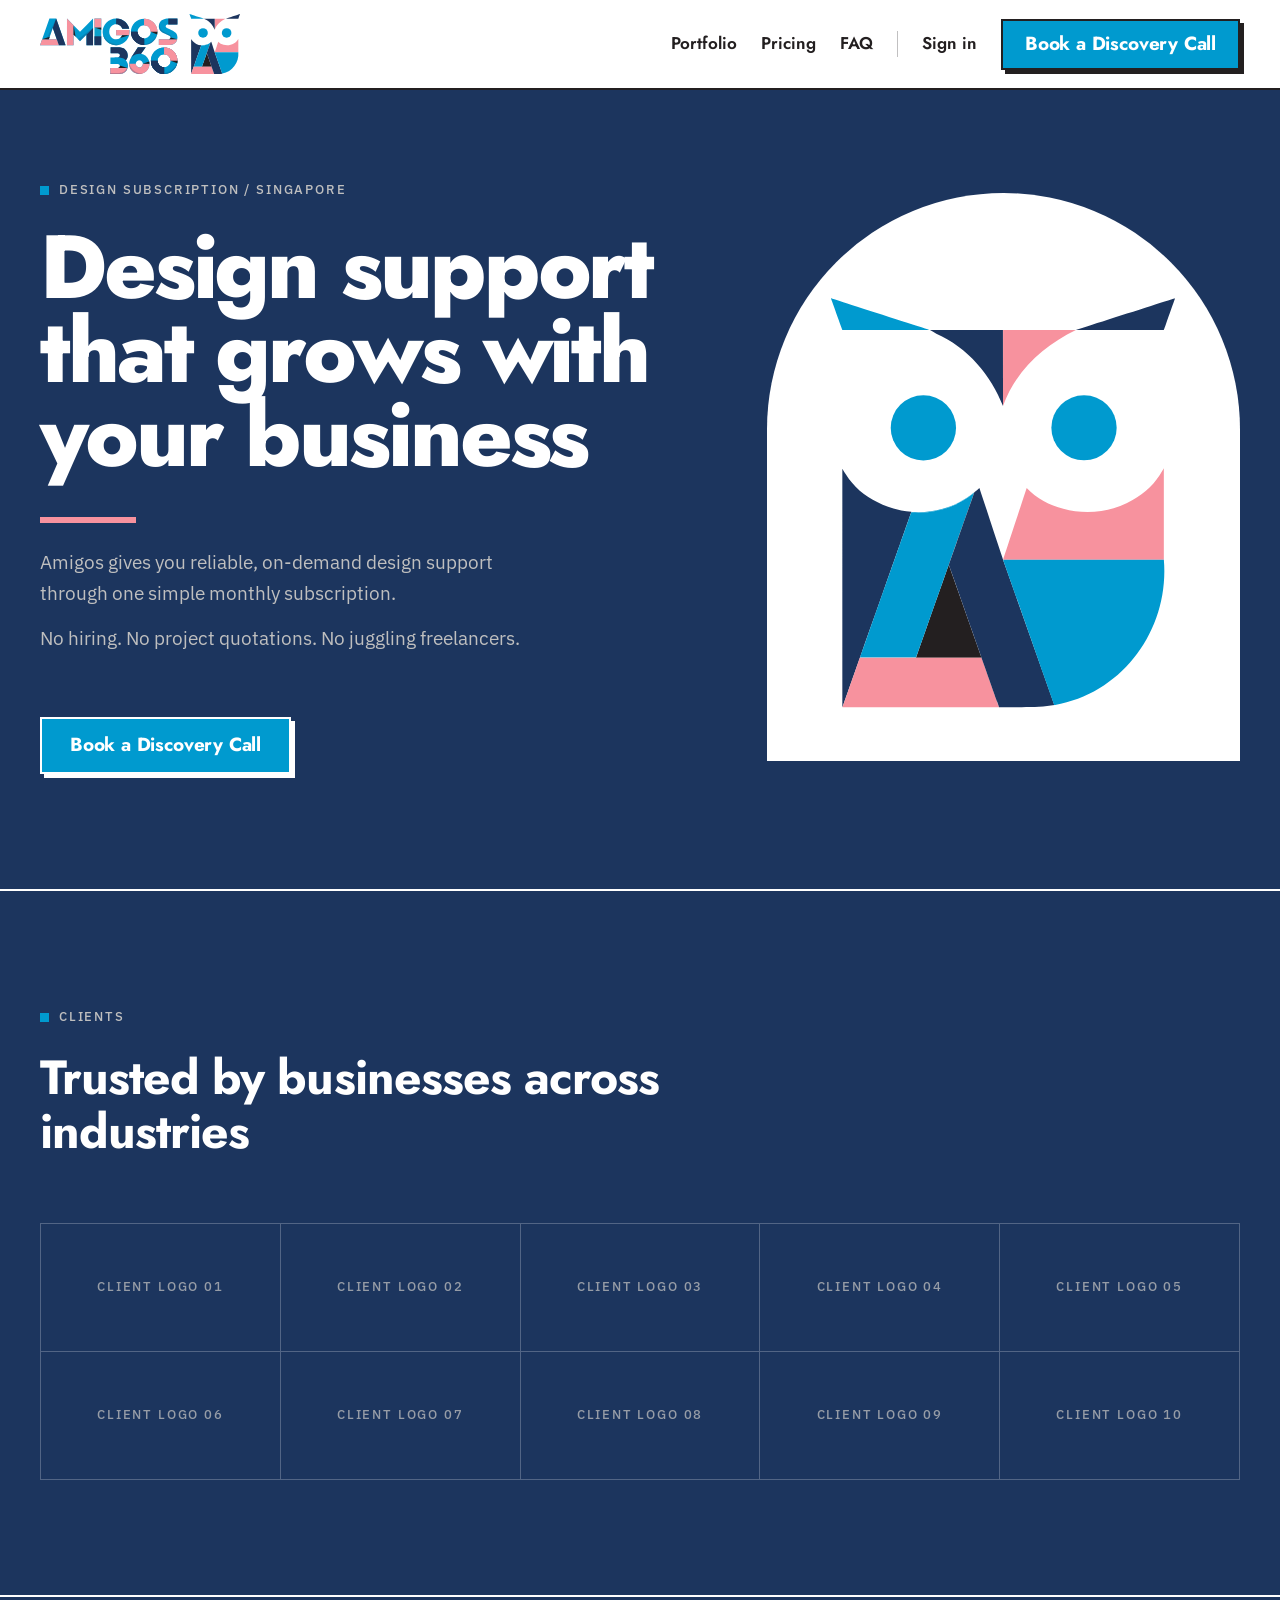
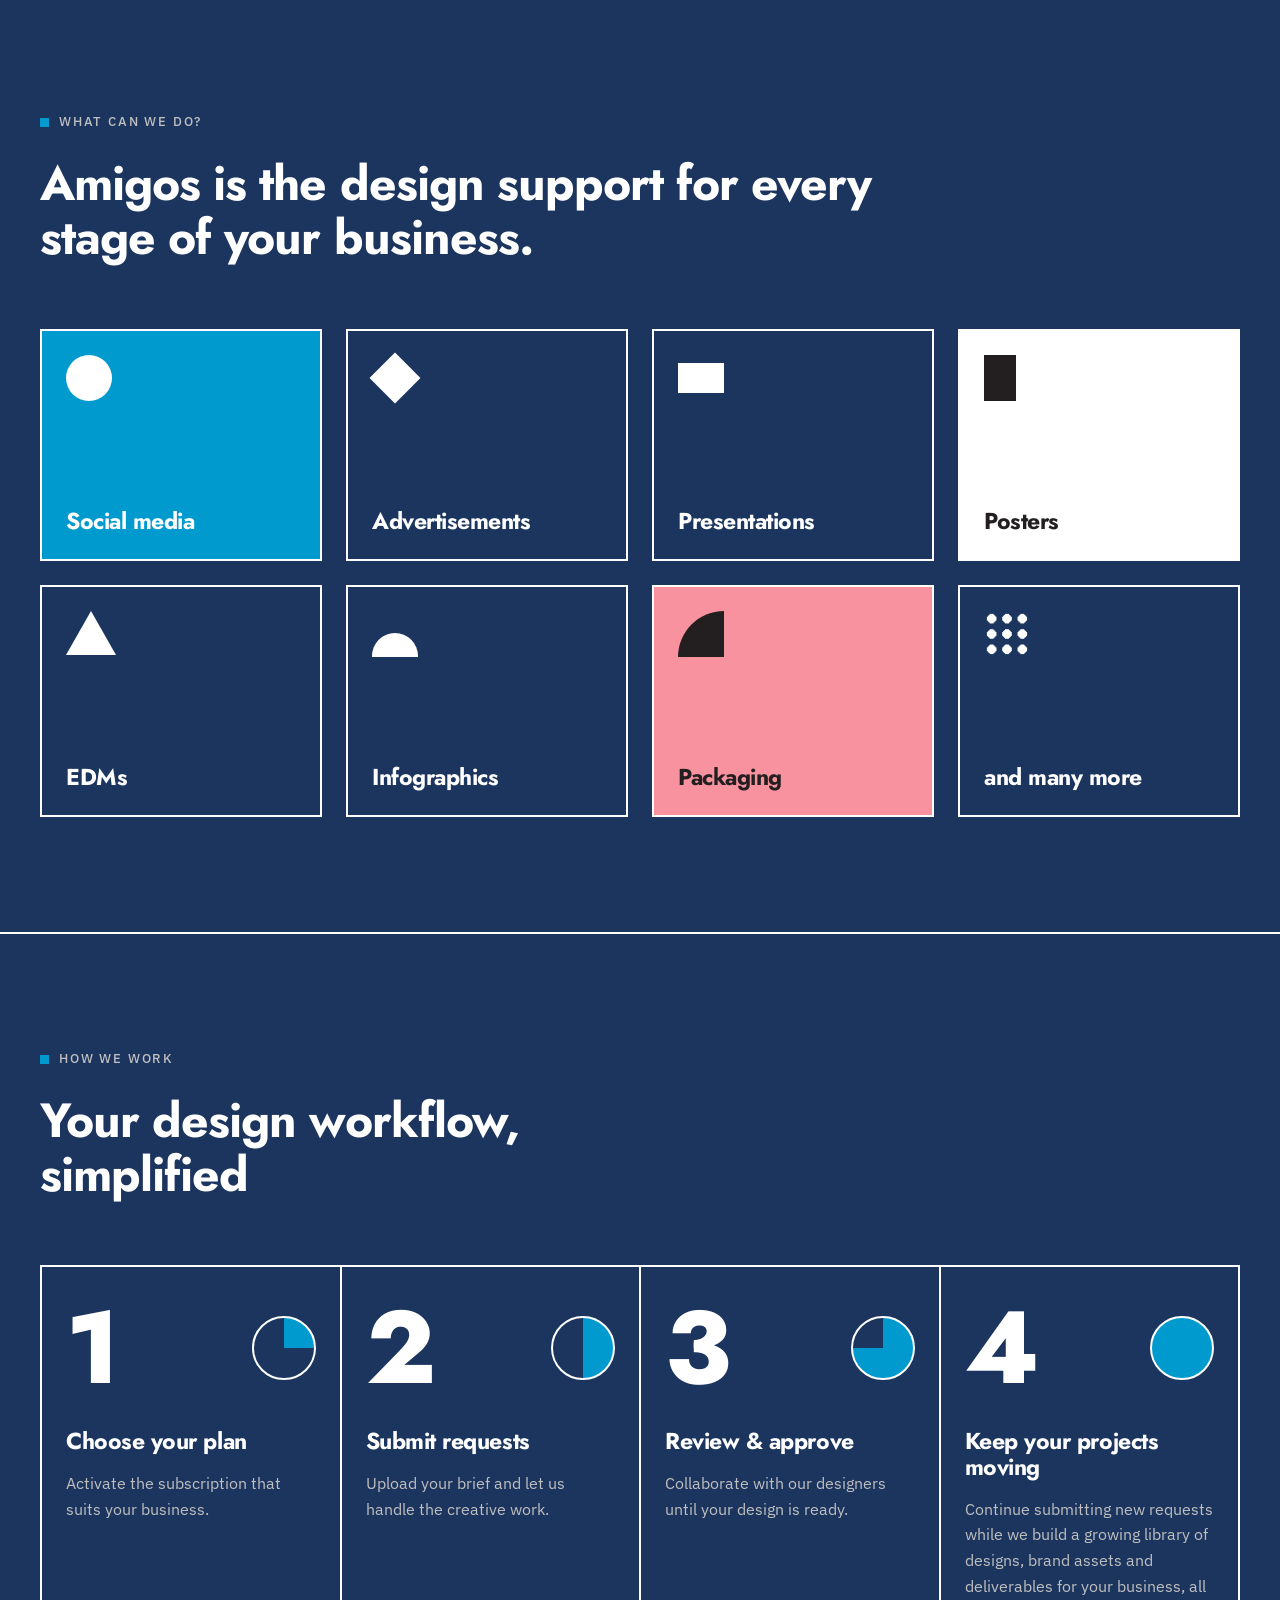
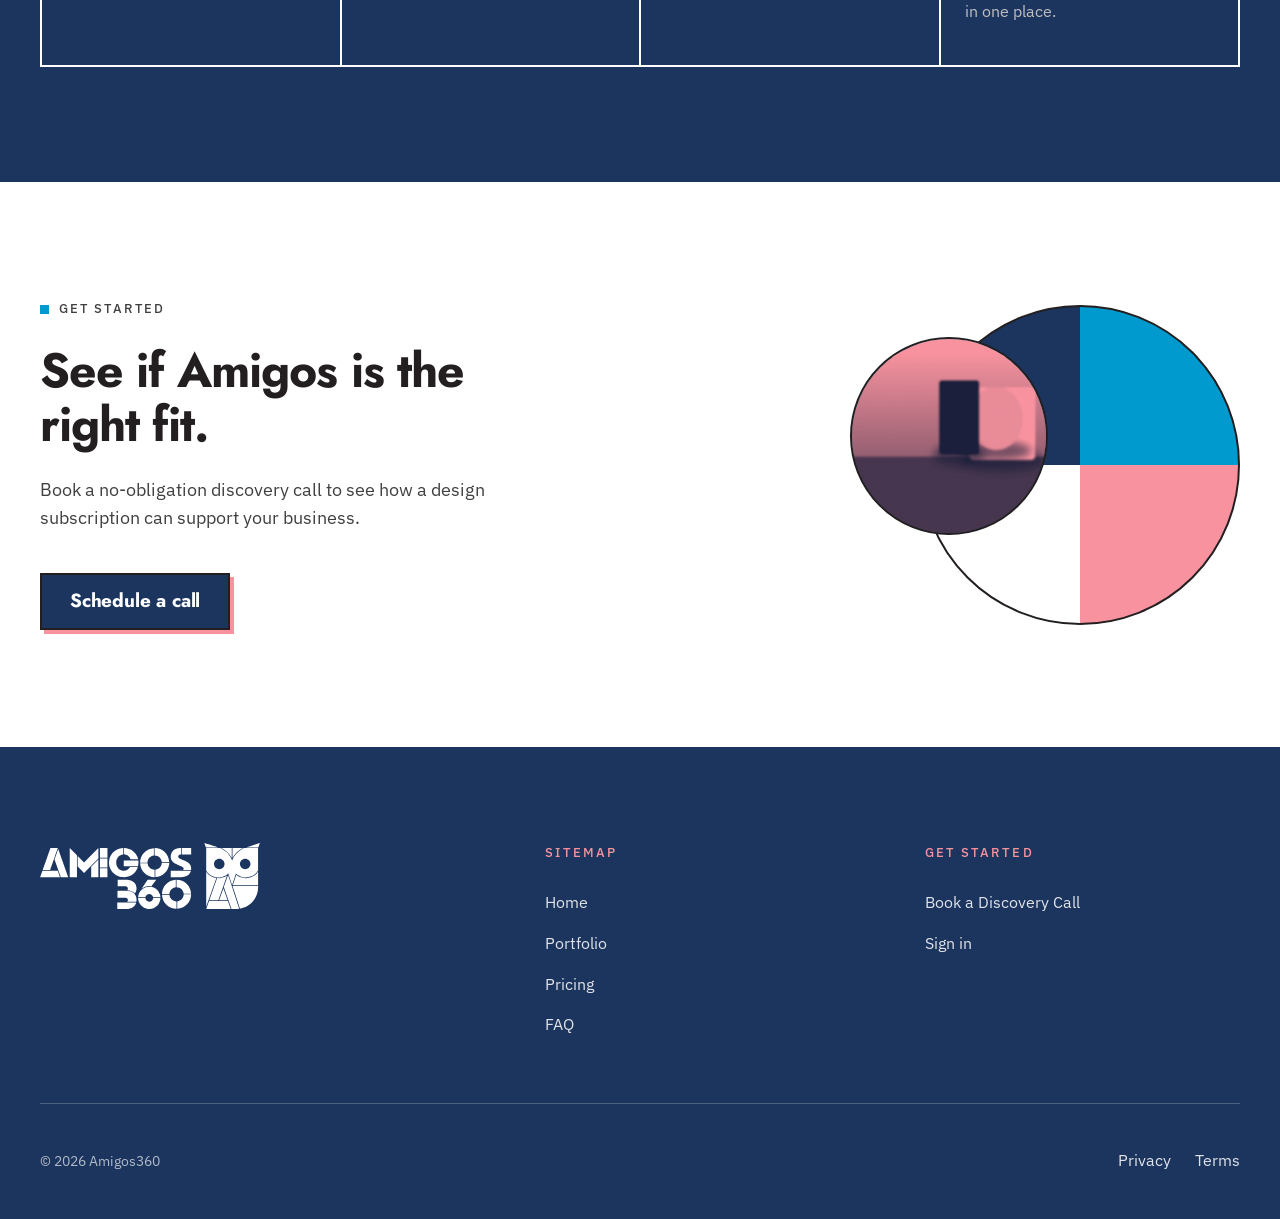
<file: index.html>
<!DOCTYPE html>
<html lang="en-SG">
<head>
  <meta charset="UTF-8">
  <meta name="viewport" content="width=device-width, initial-scale=1">
  <title>Amigos360 — Design support that grows with your business</title>
  <meta name="description" content="Amigos gives you reliable, on-demand design support through one simple monthly subscription. No hiring. No project quotations. No juggling freelancers.">

  <!-- Pre-launch. Remove both of these, and the Disallow in robots.txt, at sign-off. -->
  <meta name="robots" content="noindex, nofollow">

  <link rel="preconnect" href="https://fonts.googleapis.com">
  <link rel="preconnect" href="https://fonts.gstatic.com" crossorigin>
  <link href="https://fonts.googleapis.com/css2?family=IBM+Plex+Sans:wght@400;500;600&family=Jost:wght@400;500;600;700;800&display=swap" rel="stylesheet">
  <link rel="stylesheet" href="css/styles.css">
  <!-- Guide §1.4: the primary colour version is used wherever possible.
       TODO: this owl was derived by re-viewBox-ing the lockup, which §1.6
       lists as a don't. Request the approved favicon artwork from the client. -->
  <link rel="icon" href="assets/amigos360-owl-colour.svg" type="image/svg+xml">

  <!-- Scroll-reveal only hides content once JS is confirmed running.
       Webflow does the same thing with its w-mod-js class. -->
  <script>document.documentElement.className += " js-on";</script>
</head>
<body>

  <a class="skip-link" href="#main">Skip to main content</a>

  <!-- ===== NAVBAR (shared component — identical markup on every page) ===== -->
  <header class="navbar">
    <div class="container">
      <div class="navbar-inner">
        <a class="navbar-brand" href="index.html" aria-label="Amigos360 home">
          <!-- Guide §1.3: the lockup has a 200px digital floor and the wordmark
               a 150px one, so rather than undersize the lockup on a narrow
               canvas we step down to the wordmark and then to the symbol. CSS
               shows exactly one at a time. All three are alt="" because the
               link itself carries the accessible name. -->
          <img class="navbar-logo" src="assets/amigos360-full-logo-colour.svg" alt="">
          <img class="navbar-wordmark" src="assets/amigos360-wordmark-colour.svg" alt="">
          <img class="navbar-symbol" src="assets/amigos360-owl-colour.svg" alt="">
        </a>

        <button class="nav-toggle" type="button" aria-expanded="false" aria-controls="nav-menu" aria-label="Open menu">
          <span class="nav-toggle-bar"></span>
          <span class="nav-toggle-bar"></span>
          <span class="nav-toggle-bar"></span>
        </button>

        <nav class="nav-menu" id="nav-menu" aria-label="Main">
          <a class="nav-link" href="portfolio.html">Portfolio</a>
          <a class="nav-link" href="pricing.html">Pricing</a>
          <a class="nav-link" href="faq.html">FAQ</a>
          <span class="nav-divider" aria-hidden="true"></span>
          <a class="nav-link" href="sign-in.html">Sign in</a>
          <a class="btn btn-primary nav-cta" href="book-a-call.html">Book a Discovery Call</a>
        </nav>
      </div>
    </div>
  </header>

  <main id="main">

    <!-- ===== HERO ===== -->
    <section class="section-hero">
      <div class="container">
        <div class="hero-inner">

          <div class="hero-content">
            <!-- TODO: eyebrow copy is mine, derived from the brief's own description
                 of Amigos360 ("a design-subscription service based in Singapore").
                 Needs client sign-off, same as the two below. -->
            <p class="eyebrow reveal"><span class="eyebrow-marker" aria-hidden="true"></span>Design subscription / Singapore</p>
            <h1 class="hero-heading reveal">Design support that grows with your business</h1>
            <div class="hero-rule reveal" aria-hidden="true"></div>
            <p class="hero-sub reveal">Amigos gives you reliable, on-demand design support through one simple monthly subscription.</p>
            <p class="hero-sub hero-sub-follow reveal">No hiring. No project quotations. No juggling freelancers.</p>
            <div class="hero-actions reveal">
              <a class="btn btn-primary" href="book-a-call.html">Book a Discovery Call</a>
            </div>
          </div>

          <!-- The owl mark, full colour, on a white arch.

               THE ARCH IS LOAD-BEARING, not decoration. The owl artwork is
               roughly 40% Deep Slate (#1C355E), which is this page's ground —
               placed bare on slate it loses its right ear, part of the brow
               and most of the body silhouette. It needs a light ground under
               it, which is also what the brand guide does on its own dark
               divider pages: colour owl inside a white shape, never directly
               on the navy.

               The arch is the cut the duotone photo used to occupy, so the
               shape vocabulary is unchanged; the slot just holds the brand
               mark now instead of a placeholder photograph.

               alt="" and aria-hidden: the mark is decorative here. The page
               already names the brand in the navbar and the h1. -->
          <div class="hero-figure reveal">
            <div class="hero-owl-panel" aria-hidden="true">
              <img class="hero-owl-mark" src="assets/amigos360-owl-colour.svg" alt=""
                   width="154" height="184">
            </div>
          </div>

        </div>
      </div>
    </section>

    <!-- ===== SOCIAL PROOF ===== -->
    <section class="section-proof">
      <div class="container">
        <div class="proof-head reveal">
          <!-- TODO: eyebrow copy needs client sign-off. -->
          <p class="eyebrow"><span class="eyebrow-marker" aria-hidden="true"></span>Clients</p>
          <h2 class="section-heading section-heading-wide">Trusted by businesses across industries</h2>
        </div>

        <!-- TODO: replace the ten slots with real client logos (grayscale SVG/PNG). -->
        <div class="proof-grid">
          <div class="proof-cell reveal"><span class="proof-slot">Client logo 01</span></div>
          <div class="proof-cell reveal"><span class="proof-slot">Client logo 02</span></div>
          <div class="proof-cell reveal"><span class="proof-slot">Client logo 03</span></div>
          <div class="proof-cell reveal"><span class="proof-slot">Client logo 04</span></div>
          <div class="proof-cell reveal"><span class="proof-slot">Client logo 05</span></div>
          <div class="proof-cell reveal"><span class="proof-slot">Client logo 06</span></div>
          <div class="proof-cell reveal"><span class="proof-slot">Client logo 07</span></div>
          <div class="proof-cell reveal"><span class="proof-slot">Client logo 08</span></div>
          <div class="proof-cell reveal"><span class="proof-slot">Client logo 09</span></div>
          <div class="proof-cell reveal"><span class="proof-slot">Client logo 10</span></div>
        </div>
      </div>
    </section>

    <!-- ===== WHAT CAN WE DO ===== -->
    <section class="section-services">
      <div class="container">
        <div class="services-head reveal">
          <p class="eyebrow"><span class="eyebrow-marker" aria-hidden="true"></span>What can we do?</p>
          <h2 class="section-heading section-heading-wide">Amigos is the design support for every stage of your business.</h2>
        </div>

        <div class="services-grid">
          <div class="service-tile reveal service-tile-cerulean">
            <span class="service-icon service-icon-circle" aria-hidden="true"></span>
            <h3 class="service-label">Social media</h3>
          </div>
          <div class="service-tile reveal">
            <span class="service-icon service-icon-diamond" aria-hidden="true"></span>
            <h3 class="service-label">Advertisements</h3>
          </div>
          <div class="service-tile reveal">
            <span class="service-icon service-icon-wide" aria-hidden="true"></span>
            <h3 class="service-label">Presentations</h3>
          </div>
          <div class="service-tile reveal service-tile-slate">
            <span class="service-icon service-icon-tall" aria-hidden="true"></span>
            <h3 class="service-label">Posters</h3>
          </div>
          <div class="service-tile reveal">
            <span class="service-icon service-icon-triangle" aria-hidden="true"></span>
            <h3 class="service-label">EDMs</h3>
          </div>
          <div class="service-tile reveal">
            <span class="service-icon service-icon-semi" aria-hidden="true"></span>
            <h3 class="service-label">Infographics</h3>
          </div>
          <div class="service-tile reveal service-tile-blush">
            <span class="service-icon service-icon-quarter" aria-hidden="true"></span>
            <h3 class="service-label">Packaging</h3>
          </div>
          <div class="service-tile reveal">
            <span class="service-icon service-icon-dots" aria-hidden="true"></span>
            <h3 class="service-label">and many more</h3>
          </div>
        </div>
      </div>
    </section>

    <!-- ===== HOW WE WORK ===== -->
    <section class="section-process">
      <div class="container">
        <div class="process-head reveal">
          <p class="eyebrow"><span class="eyebrow-marker" aria-hidden="true"></span>How we work</p>
          <h2 class="section-heading">Your design workflow, simplified</h2>
        </div>

        <!-- Each step closes another 90° of the dial; step 4 completes the turn. -->
        <div class="process-grid">
          <div class="process-step reveal">
            <div class="step-topline">
              <span class="step-numeral">1</span>
              <span class="step-dial step-dial-1" aria-hidden="true"></span>
            </div>
            <h3 class="step-title">Choose your plan</h3>
            <p class="step-body">Activate the subscription that suits your business.</p>
          </div>

          <div class="process-step reveal">
            <div class="step-topline">
              <span class="step-numeral">2</span>
              <span class="step-dial step-dial-2" aria-hidden="true"></span>
            </div>
            <h3 class="step-title">Submit requests</h3>
            <p class="step-body">Upload your brief and let us handle the creative work.</p>
          </div>

          <div class="process-step reveal">
            <div class="step-topline">
              <span class="step-numeral">3</span>
              <span class="step-dial step-dial-3" aria-hidden="true"></span>
            </div>
            <h3 class="step-title">Review &amp; approve</h3>
            <p class="step-body">Collaborate with our designers until your design is ready.</p>
          </div>

          <div class="process-step reveal">
            <div class="step-topline">
              <span class="step-numeral">4</span>
              <span class="step-dial step-dial-4" aria-hidden="true"></span>
            </div>
            <h3 class="step-title">Keep your projects moving</h3>
            <p class="step-body">Continue submitting new requests while we build a growing library of designs, brand assets and deliverables for your business, all in one place.</p>
          </div>
        </div>
      </div>
    </section>

    <!-- ===== CTA BAND (shared component — reused on pricing, portfolio, faq) ===== -->
    <section class="section-cta">
      <div class="container">
        <div class="cta-inner">
          <div class="cta-content reveal">
            <!-- TODO: eyebrow copy needs client sign-off. Reuses the footer
                 column title wording so the vocabulary stays consistent. -->
            <p class="eyebrow eyebrow-light"><span class="eyebrow-marker eyebrow-marker-blush" aria-hidden="true"></span>Get started</p>
            <h2 class="cta-heading text-light">See if Amigos is the right fit.</h2>
            <p class="cta-sub">Book a no-obligation discovery call to see how a design subscription can support your business.</p>
            <div class="cta-actions">
              <a class="btn btn-paper" href="book-a-call.html">Schedule a call</a>
            </div>
          </div>

          <div class="cta-figure reveal">
            <div class="cta-dial" aria-hidden="true"></div>
            <div class="cta-photo photo photo-duo-blush photo-circle">
              <img class="photo-img" src="assets/photo-placeholder-square.jpg"
                   alt="Placeholder for Amigos studio photography" loading="lazy" width="1200" height="1200">
              <span class="photo-tint" aria-hidden="true"></span>
            </div>
          </div>
        </div>
      </div>
    </section>

  </main>

  <!-- ===== FOOTER (shared component — identical markup on every page) ===== -->
  <footer class="footer">
    <div class="container">
      <div class="footer-inner">
        <div class="footer-brand">
          <img class="footer-logo" src="assets/amigos360-full-logo-reverse-white.svg" alt="Amigos360">
          <!-- TODO: optional one-line footer blurb — use .footer-blurb. Client copy required. -->
        </div>

        <div class="footer-col">
          <h2 class="footer-col-title">Sitemap</h2>
          <ul class="footer-list">
            <li><a class="footer-link" href="index.html">Home</a></li>
            <li><a class="footer-link" href="portfolio.html">Portfolio</a></li>
            <li><a class="footer-link" href="pricing.html">Pricing</a></li>
            <li><a class="footer-link" href="faq.html">FAQ</a></li>
          </ul>
        </div>

        <div class="footer-col">
          <h2 class="footer-col-title">Get started</h2>
          <ul class="footer-list">
            <li><a class="footer-link" href="book-a-call.html">Book a Discovery Call</a></li>
            <li><a class="footer-link" href="sign-in.html">Sign in</a></li>
          </ul>
        </div>
      </div>

      <div class="footer-base">
        <p class="footer-copy">© 2026 Amigos360</p>
        <!-- TODO: legal pages not in scope — links point nowhere until pages exist. -->
        <div class="footer-legal">
          <a class="footer-link" href="#">Privacy</a>
          <a class="footer-link" href="#">Terms</a>
        </div>
      </div>
    </div>
  </footer>

  <script src="js/main.js"></script>
</body>
</html>
</file>
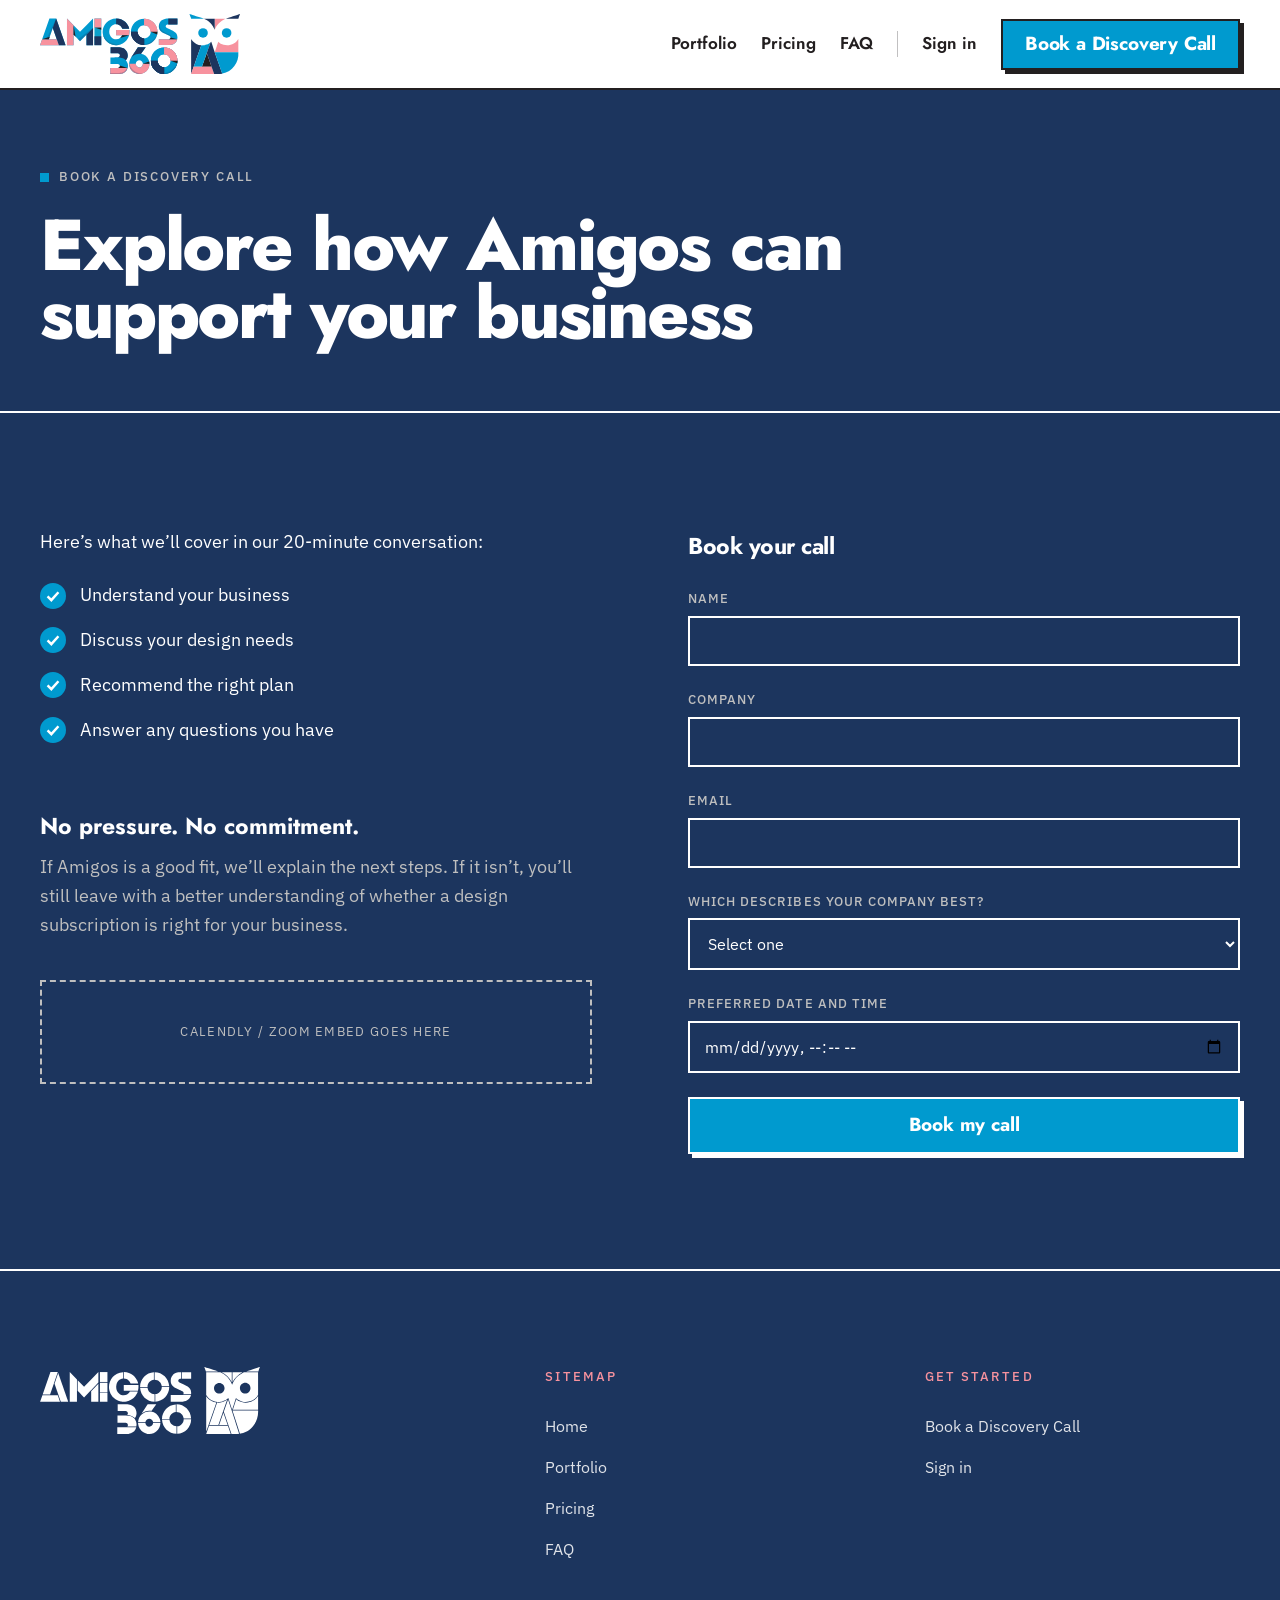
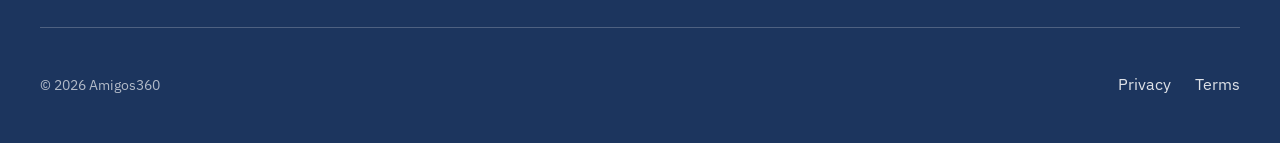
<file: book-a-call.html>
<!DOCTYPE html>
<html lang="en-SG">
<head>
  <meta charset="UTF-8">
  <meta name="viewport" content="width=device-width, initial-scale=1">
  <title>Book a discovery call — Amigos360</title>
  <meta name="description" content="A no-obligation 20-minute call to see whether a design subscription fits your business.">

  <!-- Pre-launch. Remove both of these, and the Disallow in robots.txt, at sign-off. -->
  <meta name="robots" content="noindex, nofollow">

  <link rel="preconnect" href="https://fonts.googleapis.com">
  <link rel="preconnect" href="https://fonts.gstatic.com" crossorigin>
  <link href="https://fonts.googleapis.com/css2?family=IBM+Plex+Sans:wght@400;500;600&family=Jost:wght@400;500;600;700;800&display=swap" rel="stylesheet">
  <link rel="stylesheet" href="css/styles.css">
  <!-- Guide §1.4: the primary colour version is used wherever possible.
       TODO: this owl was derived by re-viewBox-ing the lockup, which §1.6
       lists as a don't. Request the approved favicon artwork from the client. -->
  <link rel="icon" href="assets/amigos360-owl-colour.svg" type="image/svg+xml">

  <!-- Scroll-reveal only hides content once JS is confirmed running.
       Webflow does the same thing with its w-mod-js class. -->
  <script>document.documentElement.className += " js-on";</script>
</head>
<body>

  <a class="skip-link" href="#main">Skip to main content</a>

  <!-- ===== NAVBAR (shared component — identical markup on every page) ===== -->
  <header class="navbar">
    <div class="container">
      <div class="navbar-inner">
        <a class="navbar-brand" href="index.html" aria-label="Amigos360 home">
          <!-- Guide §1.3: the lockup has a 200px digital floor and the wordmark
               a 150px one, so rather than undersize the lockup on a narrow
               canvas we step down to the wordmark and then to the symbol. CSS
               shows exactly one at a time. All three are alt="" because the
               link itself carries the accessible name. -->
          <img class="navbar-logo" src="assets/amigos360-full-logo-colour.svg" alt="">
          <img class="navbar-wordmark" src="assets/amigos360-wordmark-colour.svg" alt="">
          <img class="navbar-symbol" src="assets/amigos360-owl-colour.svg" alt="">
        </a>

        <button class="nav-toggle" type="button" aria-expanded="false" aria-controls="nav-menu" aria-label="Open menu">
          <span class="nav-toggle-bar"></span>
          <span class="nav-toggle-bar"></span>
          <span class="nav-toggle-bar"></span>
        </button>

        <nav class="nav-menu" id="nav-menu" aria-label="Main">
          <a class="nav-link" href="portfolio.html">Portfolio</a>
          <a class="nav-link" href="pricing.html">Pricing</a>
          <a class="nav-link" href="faq.html">FAQ</a>
          <span class="nav-divider" aria-hidden="true"></span>
          <a class="nav-link" href="sign-in.html">Sign in</a>
          <a class="btn btn-primary nav-cta" href="book-a-call.html">Book a Discovery Call</a>
        </nav>
      </div>
    </div>
  </header>

  <main id="main">
    <section class="section-page-head">
      <div class="container">
        <p class="eyebrow reveal"><span class="eyebrow-marker" aria-hidden="true"></span>Book a discovery call</p>
        <h1 class="page-heading reveal">Explore how Amigos can support your business</h1>
      </div>
    </section>

    <section class="section-booking">
      <div class="container">
        <div class="booking-inner">

          <div class="booking-content">
            <p class="booking-lead reveal">Here&rsquo;s what we&rsquo;ll cover in our 20-minute conversation:</p>
            <ul class="check-list">
            <li class="check-item reveal"><span class="check-mark" aria-hidden="true"></span>Understand your business</li>
            <li class="check-item reveal"><span class="check-mark" aria-hidden="true"></span>Discuss your design needs</li>
            <li class="check-item reveal"><span class="check-mark" aria-hidden="true"></span>Recommend the right plan</li>
            <li class="check-item reveal"><span class="check-mark" aria-hidden="true"></span>Answer any questions you have</li>
            </ul>
            <p class="reassure-title reveal">No pressure. No commitment.</p>
            <p class="reassure-body reveal">If Amigos is a good fit, we&rsquo;ll explain the next steps. If it isn&rsquo;t, you&rsquo;ll still leave with a better understanding of whether a design subscription is right for your business.</p>

            <div class="embed-slot reveal">
              <!-- TODO: Calendly embed -->
              Calendly / Zoom embed goes here
            </div>
          </div>

          <div class="booking-form-wrap reveal">
            <form class="booking-form" novalidate>
              <h2 class="form-title">Book your call</h2>

              <div class="form-field">
                <label class="form-label" for="name">Name</label>
                <input class="form-input" type="text" id="name" name="name" required
                       autocomplete="name" aria-describedby="err-name">
                <p class="form-error" id="err-name" hidden>Enter your name.</p>
              </div>

              <div class="form-field">
                <label class="form-label" for="company">Company</label>
                <input class="form-input" type="text" id="company" name="company" required
                       autocomplete="organization" aria-describedby="err-company">
                <p class="form-error" id="err-company" hidden>Enter your company name.</p>
              </div>

              <div class="form-field">
                <label class="form-label" for="email">Email</label>
                <input class="form-input" type="email" id="email" name="email" required
                       autocomplete="email" aria-describedby="err-email">
                <p class="form-error" id="err-email" hidden>Enter a valid email address.</p>
              </div>

              <div class="form-field">
                <label class="form-label" for="company-type">Which describes your company best?</label>
                <select class="form-select" id="company-type" name="companyType" required
                        aria-describedby="err-company-type">
                  <option value="">Select one</option>
                  <option value="Start-up">Start-up</option>
                  <option value="SME">SME</option>
                  <option value="Agency">Agency</option>
                  <option value="Corporate">Corporate</option>
                </select>
                <p class="form-error" id="err-company-type" hidden>Choose the closest match.</p>
              </div>

              <div class="form-field">
                <label class="form-label" for="slot">Preferred date and time</label>
                <input class="form-input" type="datetime-local" id="slot" name="preferredSlot" required
                       aria-describedby="err-slot">
                <p class="form-error" id="err-slot" hidden>Pick a date and time.</p>
              </div>

              <button class="btn btn-primary btn-full" type="submit">Book my call</button>
            </form>

            <div class="form-success" tabindex="-1" hidden>
              <p class="form-success-title">Your call request is in.</p>
              <p>We&rsquo;ll confirm your slot by email. This is a mockup — no request was actually sent.</p>
            </div>
          </div>

        </div>
      </div>
    </section>
  </main>

  <!-- ===== FOOTER (shared component — identical markup on every page) ===== -->
  <footer class="footer">
    <div class="container">
      <div class="footer-inner">
        <div class="footer-brand">
          <img class="footer-logo" src="assets/amigos360-full-logo-reverse-white.svg" alt="Amigos360">
          <!-- TODO: optional one-line footer blurb — use .footer-blurb. Client copy required. -->
        </div>

        <div class="footer-col">
          <h2 class="footer-col-title">Sitemap</h2>
          <ul class="footer-list">
            <li><a class="footer-link" href="index.html">Home</a></li>
            <li><a class="footer-link" href="portfolio.html">Portfolio</a></li>
            <li><a class="footer-link" href="pricing.html">Pricing</a></li>
            <li><a class="footer-link" href="faq.html">FAQ</a></li>
          </ul>
        </div>

        <div class="footer-col">
          <h2 class="footer-col-title">Get started</h2>
          <ul class="footer-list">
            <li><a class="footer-link" href="book-a-call.html">Book a Discovery Call</a></li>
            <li><a class="footer-link" href="sign-in.html">Sign in</a></li>
          </ul>
        </div>
      </div>

      <div class="footer-base">
        <p class="footer-copy">© 2026 Amigos360</p>
        <!-- TODO: legal pages not in scope — links point nowhere until pages exist. -->
        <div class="footer-legal">
          <a class="footer-link" href="#">Privacy</a>
          <a class="footer-link" href="#">Terms</a>
        </div>
      </div>
    </div>
  </footer>

  <script src="js/main.js"></script>
</body>
</html>
</file>
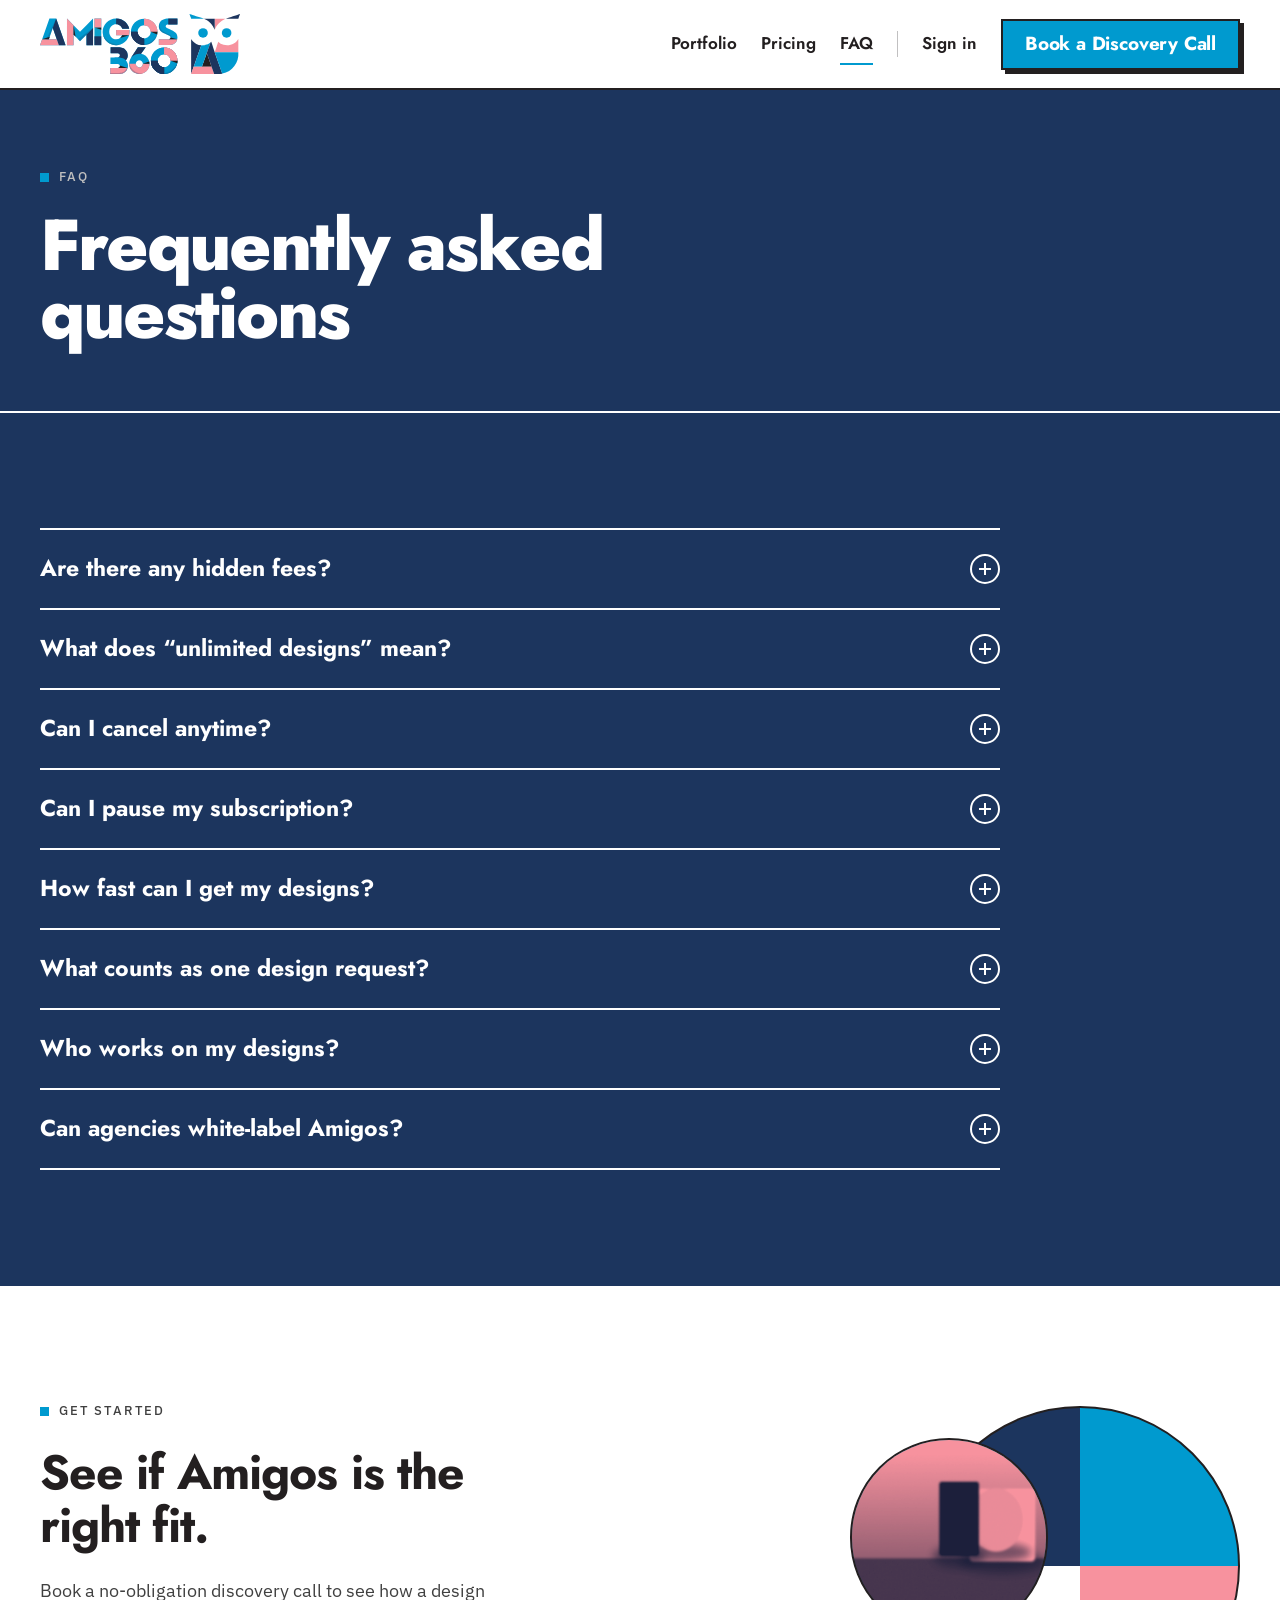
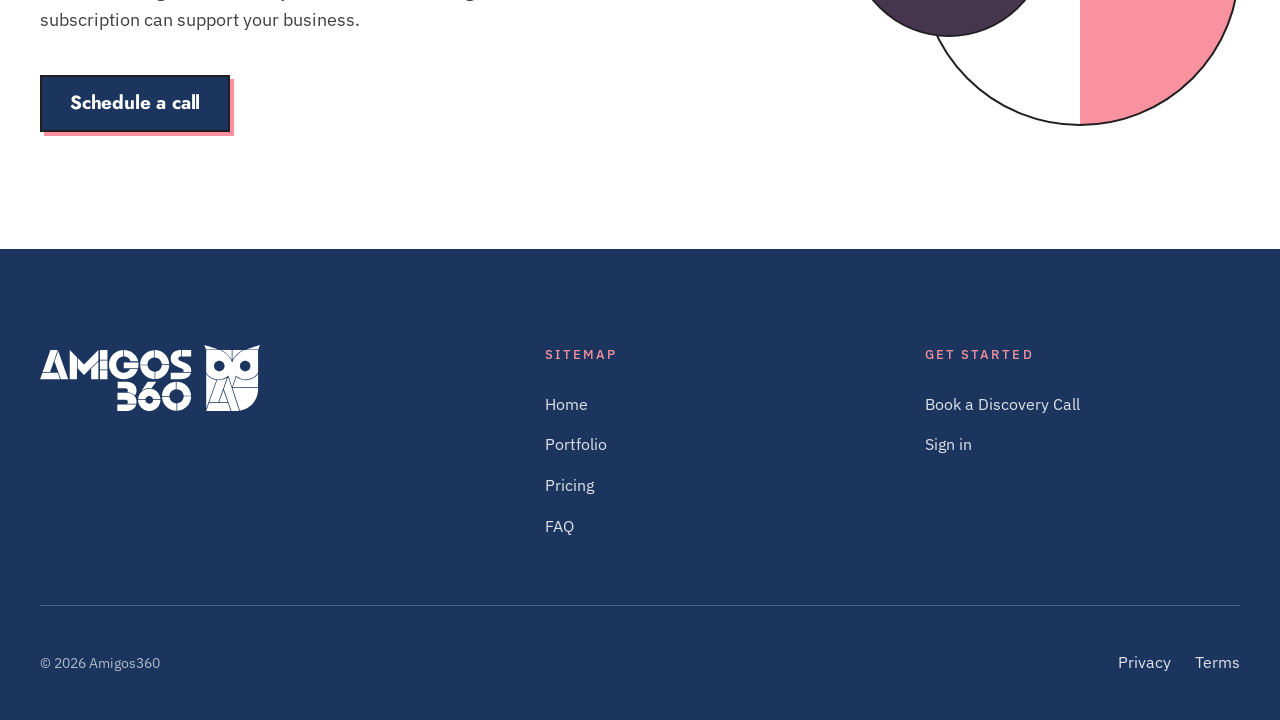
<file: faq.html>
<!DOCTYPE html>
<html lang="en-SG">
<head>
  <meta charset="UTF-8">
  <meta name="viewport" content="width=device-width, initial-scale=1">
  <title>Frequently asked questions — Amigos360</title>
  <meta name="description" content="Hidden fees, unlimited designs, cancellation, pausing, turnaround times and white-labelling — answered.">

  <!-- Pre-launch. Remove both of these, and the Disallow in robots.txt, at sign-off. -->
  <meta name="robots" content="noindex, nofollow">

  <link rel="preconnect" href="https://fonts.googleapis.com">
  <link rel="preconnect" href="https://fonts.gstatic.com" crossorigin>
  <link href="https://fonts.googleapis.com/css2?family=IBM+Plex+Sans:wght@400;500;600&family=Jost:wght@400;500;600;700;800&display=swap" rel="stylesheet">
  <link rel="stylesheet" href="css/styles.css">
  <!-- Guide §1.4: the primary colour version is used wherever possible.
       TODO: this owl was derived by re-viewBox-ing the lockup, which §1.6
       lists as a don't. Request the approved favicon artwork from the client. -->
  <link rel="icon" href="assets/amigos360-owl-colour.svg" type="image/svg+xml">
  <!-- FAQPage structured data — this page targets high-intent search -->
  <script type="application/ld+json">
{
  "@context": "https://schema.org",
  "@type": "FAQPage",
  "mainEntity": [
    {
      "@type": "Question",
      "name": "Are there any hidden fees?",
      "acceptedAnswer": {
        "@type": "Answer",
        "text": "No. Your monthly subscription covers the design work included in your plan. If a request requires paid third-party assets such as stock images, fonts, or licences, Amigos will handle the purchase where required. We will let you know if anything falls outside the usual plan scope before proceeding."
      }
    },
    {
      "@type": "Question",
      "name": "What does “unlimited designs” mean?",
      "acceptedAnswer": {
        "@type": "Answer",
        "text": "You can submit as many design requests as you need during your active subscription. For most plans, we work on one active job at a time. Once that job is completed and approved, we move to the next request in your queue."
      }
    },
    {
      "@type": "Question",
      "name": "Can I cancel anytime?",
      "acceptedAnswer": {
        "@type": "Answer",
        "text": "Yes. You can cancel directly from your dashboard. Once cancelled, your subscription will not renew for the next billing cycle. You will still have access to your dashboard and files until the last day of your current billing cycle. Unused days in the current billing cycle are not refunded."
      }
    },
    {
      "@type": "Question",
      "name": "Can I pause my subscription?",
      "acceptedAnswer": {
        "@type": "Answer",
        "text": "Yes, paid plans can be paused. The pause takes effect immediately. Your unused subscription days will be saved, and you can keep your subscription paused for up to 6 months. The pause feature does not apply to trial plans."
      }
    },
    {
      "@type": "Question",
      "name": "How fast can I get my designs?",
      "acceptedAnswer": {
        "@type": "Answer",
        "text": "Standard design requests usually take 1 to 2 business days after we receive a complete brief. A complete brief includes the copy, dimensions, brand assets, references, deadline, target audience, usage channel, and required file format."
      }
    },
    {
      "@type": "Question",
      "name": "What counts as one design request?",
      "acceptedAnswer": {
        "@type": "Answer",
        "text": "One design request means one clear deliverable with one main objective. Examples of one request include one Instagram post, one flyer, one digital banner size, or one pitch deck redesign. If a request contains multiple deliverables, such as a flyer, brochure, and landing page, we may split it into separate queue items."
      }
    },
    {
      "@type": "Question",
      "name": "Who works on my designs?",
      "acceptedAnswer": {
        "@type": "Answer",
        "text": "Your work is handled by vetted designers with professional design experience. Depending on your plan and request type, the work may also be reviewed by a senior designer, art director, or creative lead before delivery."
      }
    },
    {
      "@type": "Question",
      "name": "Can agencies white-label Amigos?",
      "acceptedAnswer": {
        "@type": "Answer",
        "text": "Yes. Amigos can work as a white-label design partner for agencies. We do not watermark files, contact your clients, or present ourselves as the design provider. Communication stays between Amigos and your approved agency contact unless otherwise agreed."
      }
    }
  ]
}
  </script>

  <!-- Scroll-reveal only hides content once JS is confirmed running.
       Webflow does the same thing with its w-mod-js class. -->
  <script>document.documentElement.className += " js-on";</script>
</head>
<body>

  <a class="skip-link" href="#main">Skip to main content</a>

  <!-- ===== NAVBAR (shared component — identical markup on every page) ===== -->
  <header class="navbar">
    <div class="container">
      <div class="navbar-inner">
        <a class="navbar-brand" href="index.html" aria-label="Amigos360 home">
          <!-- Guide §1.3: the lockup has a 200px digital floor and the wordmark
               a 150px one, so rather than undersize the lockup on a narrow
               canvas we step down to the wordmark and then to the symbol. CSS
               shows exactly one at a time. All three are alt="" because the
               link itself carries the accessible name. -->
          <img class="navbar-logo" src="assets/amigos360-full-logo-colour.svg" alt="">
          <img class="navbar-wordmark" src="assets/amigos360-wordmark-colour.svg" alt="">
          <img class="navbar-symbol" src="assets/amigos360-owl-colour.svg" alt="">
        </a>

        <button class="nav-toggle" type="button" aria-expanded="false" aria-controls="nav-menu" aria-label="Open menu">
          <span class="nav-toggle-bar"></span>
          <span class="nav-toggle-bar"></span>
          <span class="nav-toggle-bar"></span>
        </button>

        <nav class="nav-menu" id="nav-menu" aria-label="Main">
          <a class="nav-link" href="portfolio.html">Portfolio</a>
          <a class="nav-link" href="pricing.html">Pricing</a>
          <a class="nav-link nav-link-current" aria-current="page" href="faq.html">FAQ</a>
          <span class="nav-divider" aria-hidden="true"></span>
          <a class="nav-link" href="sign-in.html">Sign in</a>
          <a class="btn btn-primary nav-cta" href="book-a-call.html">Book a Discovery Call</a>
        </nav>
      </div>
    </div>
  </header>

  <main id="main">
    <section class="section-page-head">
      <div class="container">
        <p class="eyebrow reveal"><span class="eyebrow-marker" aria-hidden="true"></span>FAQ</p>
        <h1 class="page-heading reveal">Frequently asked questions</h1>
      </div>
    </section>

    <section class="section-faq">
      <div class="container">
        <div class="faq-list">
          <div class="faq-item reveal">
            <h2>
              <button class="faq-question" type="button" id="faq-q1"
                      aria-expanded="false" aria-controls="faq-a1">
                <span class="faq-q-text">Are there any hidden fees?</span>
                <span class="faq-toggle" aria-hidden="true"></span>
              </button>
            </h2>
            <div class="faq-answer" id="faq-a1" role="region" aria-labelledby="faq-q1" hidden>
                <p class="faq-para">No. Your monthly subscription covers the design work included in your plan.</p>
                <p class="faq-para">If a request requires paid third-party assets such as stock images, fonts, or licences, Amigos will handle the purchase where required. We will let you know if anything falls outside the usual plan scope before proceeding.</p>
              </div>
          </div>
          <div class="faq-item reveal">
            <h2>
              <button class="faq-question" type="button" id="faq-q2"
                      aria-expanded="false" aria-controls="faq-a2">
                <span class="faq-q-text">What does “unlimited designs” mean?</span>
                <span class="faq-toggle" aria-hidden="true"></span>
              </button>
            </h2>
            <div class="faq-answer" id="faq-a2" role="region" aria-labelledby="faq-q2" hidden>
                <p class="faq-para">You can submit as many design requests as you need during your active subscription.</p>
                <p class="faq-para">For most plans, we work on one active job at a time. Once that job is completed and approved, we move to the next request in your queue.</p>
              </div>
          </div>
          <div class="faq-item reveal">
            <h2>
              <button class="faq-question" type="button" id="faq-q3"
                      aria-expanded="false" aria-controls="faq-a3">
                <span class="faq-q-text">Can I cancel anytime?</span>
                <span class="faq-toggle" aria-hidden="true"></span>
              </button>
            </h2>
            <div class="faq-answer" id="faq-a3" role="region" aria-labelledby="faq-q3" hidden>
                <p class="faq-para">Yes. You can cancel directly from your dashboard.</p>
                <p class="faq-para">Once cancelled, your subscription will not renew for the next billing cycle. You will still have access to your dashboard and files until the last day of your current billing cycle.</p>
                <p class="faq-para">Unused days in the current billing cycle are not refunded.</p>
              </div>
          </div>
          <div class="faq-item reveal">
            <h2>
              <button class="faq-question" type="button" id="faq-q4"
                      aria-expanded="false" aria-controls="faq-a4">
                <span class="faq-q-text">Can I pause my subscription?</span>
                <span class="faq-toggle" aria-hidden="true"></span>
              </button>
            </h2>
            <div class="faq-answer" id="faq-a4" role="region" aria-labelledby="faq-q4" hidden>
                <p class="faq-para">Yes, paid plans can be paused.</p>
                <p class="faq-para">The pause takes effect immediately. Your unused subscription days will be saved, and you can keep your subscription paused for up to 6 months.</p>
                <p class="faq-para">The pause feature does not apply to trial plans.</p>
              </div>
          </div>
          <div class="faq-item reveal">
            <h2>
              <button class="faq-question" type="button" id="faq-q5"
                      aria-expanded="false" aria-controls="faq-a5">
                <span class="faq-q-text">How fast can I get my designs?</span>
                <span class="faq-toggle" aria-hidden="true"></span>
              </button>
            </h2>
            <div class="faq-answer" id="faq-a5" role="region" aria-labelledby="faq-q5" hidden>
                <p class="faq-para">Standard design requests usually take 1 to 2 business days after we receive a complete brief.</p>
                <p class="faq-para">A complete brief includes the copy, dimensions, brand assets, references, deadline, target audience, usage channel, and required file format.</p>
              </div>
          </div>
          <div class="faq-item reveal">
            <h2>
              <button class="faq-question" type="button" id="faq-q6"
                      aria-expanded="false" aria-controls="faq-a6">
                <span class="faq-q-text">What counts as one design request?</span>
                <span class="faq-toggle" aria-hidden="true"></span>
              </button>
            </h2>
            <div class="faq-answer" id="faq-a6" role="region" aria-labelledby="faq-q6" hidden>
                <p class="faq-para">One design request means one clear deliverable with one main objective.</p>
                <p class="faq-para">Examples of one request include one Instagram post, one flyer, one digital banner size, or one pitch deck redesign.</p>
                <p class="faq-para">If a request contains multiple deliverables, such as a flyer, brochure, and landing page, we may split it into separate queue items.</p>
              </div>
          </div>
          <div class="faq-item reveal">
            <h2>
              <button class="faq-question" type="button" id="faq-q7"
                      aria-expanded="false" aria-controls="faq-a7">
                <span class="faq-q-text">Who works on my designs?</span>
                <span class="faq-toggle" aria-hidden="true"></span>
              </button>
            </h2>
            <div class="faq-answer" id="faq-a7" role="region" aria-labelledby="faq-q7" hidden>
                <p class="faq-para">Your work is handled by vetted designers with professional design experience.</p>
                <p class="faq-para">Depending on your plan and request type, the work may also be reviewed by a senior designer, art director, or creative lead before delivery.</p>
              </div>
          </div>
          <div class="faq-item reveal">
            <h2>
              <button class="faq-question" type="button" id="faq-q8"
                      aria-expanded="false" aria-controls="faq-a8">
                <span class="faq-q-text">Can agencies white-label Amigos?</span>
                <span class="faq-toggle" aria-hidden="true"></span>
              </button>
            </h2>
            <div class="faq-answer" id="faq-a8" role="region" aria-labelledby="faq-q8" hidden>
                <p class="faq-para">Yes. Amigos can work as a white-label design partner for agencies.</p>
                <p class="faq-para">We do not watermark files, contact your clients, or present ourselves as the design provider. Communication stays between Amigos and your approved agency contact unless otherwise agreed.</p>
              </div>
          </div>
        </div>
      </div>
    </section>

<!-- ===== CTA BAND (shared component — reused on pricing, portfolio, faq) ===== -->
    <section class="section-cta">
      <div class="container">
        <div class="cta-inner">
          <div class="cta-content reveal">
            <!-- TODO: eyebrow copy needs client sign-off. Reuses the footer
                 column title wording so the vocabulary stays consistent. -->
            <p class="eyebrow eyebrow-light"><span class="eyebrow-marker eyebrow-marker-blush" aria-hidden="true"></span>Get started</p>
            <h2 class="cta-heading text-light">See if Amigos is the right fit.</h2>
            <p class="cta-sub">Book a no-obligation discovery call to see how a design subscription can support your business.</p>
            <div class="cta-actions">
              <a class="btn btn-paper" href="book-a-call.html">Schedule a call</a>
            </div>
          </div>

          <div class="cta-figure reveal">
            <div class="cta-dial" aria-hidden="true"></div>
            <div class="cta-photo photo photo-duo-blush photo-circle">
              <img class="photo-img" src="assets/photo-placeholder-square.jpg"
                   alt="Placeholder for Amigos studio photography" loading="lazy" width="1200" height="1200">
              <span class="photo-tint" aria-hidden="true"></span>
            </div>
          </div>
        </div>
      </div>
    </section>
  </main>

  <!-- ===== FOOTER (shared component — identical markup on every page) ===== -->
  <footer class="footer">
    <div class="container">
      <div class="footer-inner">
        <div class="footer-brand">
          <img class="footer-logo" src="assets/amigos360-full-logo-reverse-white.svg" alt="Amigos360">
          <!-- TODO: optional one-line footer blurb — use .footer-blurb. Client copy required. -->
        </div>

        <div class="footer-col">
          <h2 class="footer-col-title">Sitemap</h2>
          <ul class="footer-list">
            <li><a class="footer-link" href="index.html">Home</a></li>
            <li><a class="footer-link" href="portfolio.html">Portfolio</a></li>
            <li><a class="footer-link" href="pricing.html">Pricing</a></li>
            <li><a class="footer-link" href="faq.html">FAQ</a></li>
          </ul>
        </div>

        <div class="footer-col">
          <h2 class="footer-col-title">Get started</h2>
          <ul class="footer-list">
            <li><a class="footer-link" href="book-a-call.html">Book a Discovery Call</a></li>
            <li><a class="footer-link" href="sign-in.html">Sign in</a></li>
          </ul>
        </div>
      </div>

      <div class="footer-base">
        <p class="footer-copy">© 2026 Amigos360</p>
        <!-- TODO: legal pages not in scope — links point nowhere until pages exist. -->
        <div class="footer-legal">
          <a class="footer-link" href="#">Privacy</a>
          <a class="footer-link" href="#">Terms</a>
        </div>
      </div>
    </div>
  </footer>

  <script src="js/main.js"></script>
</body>
</html>
</file>
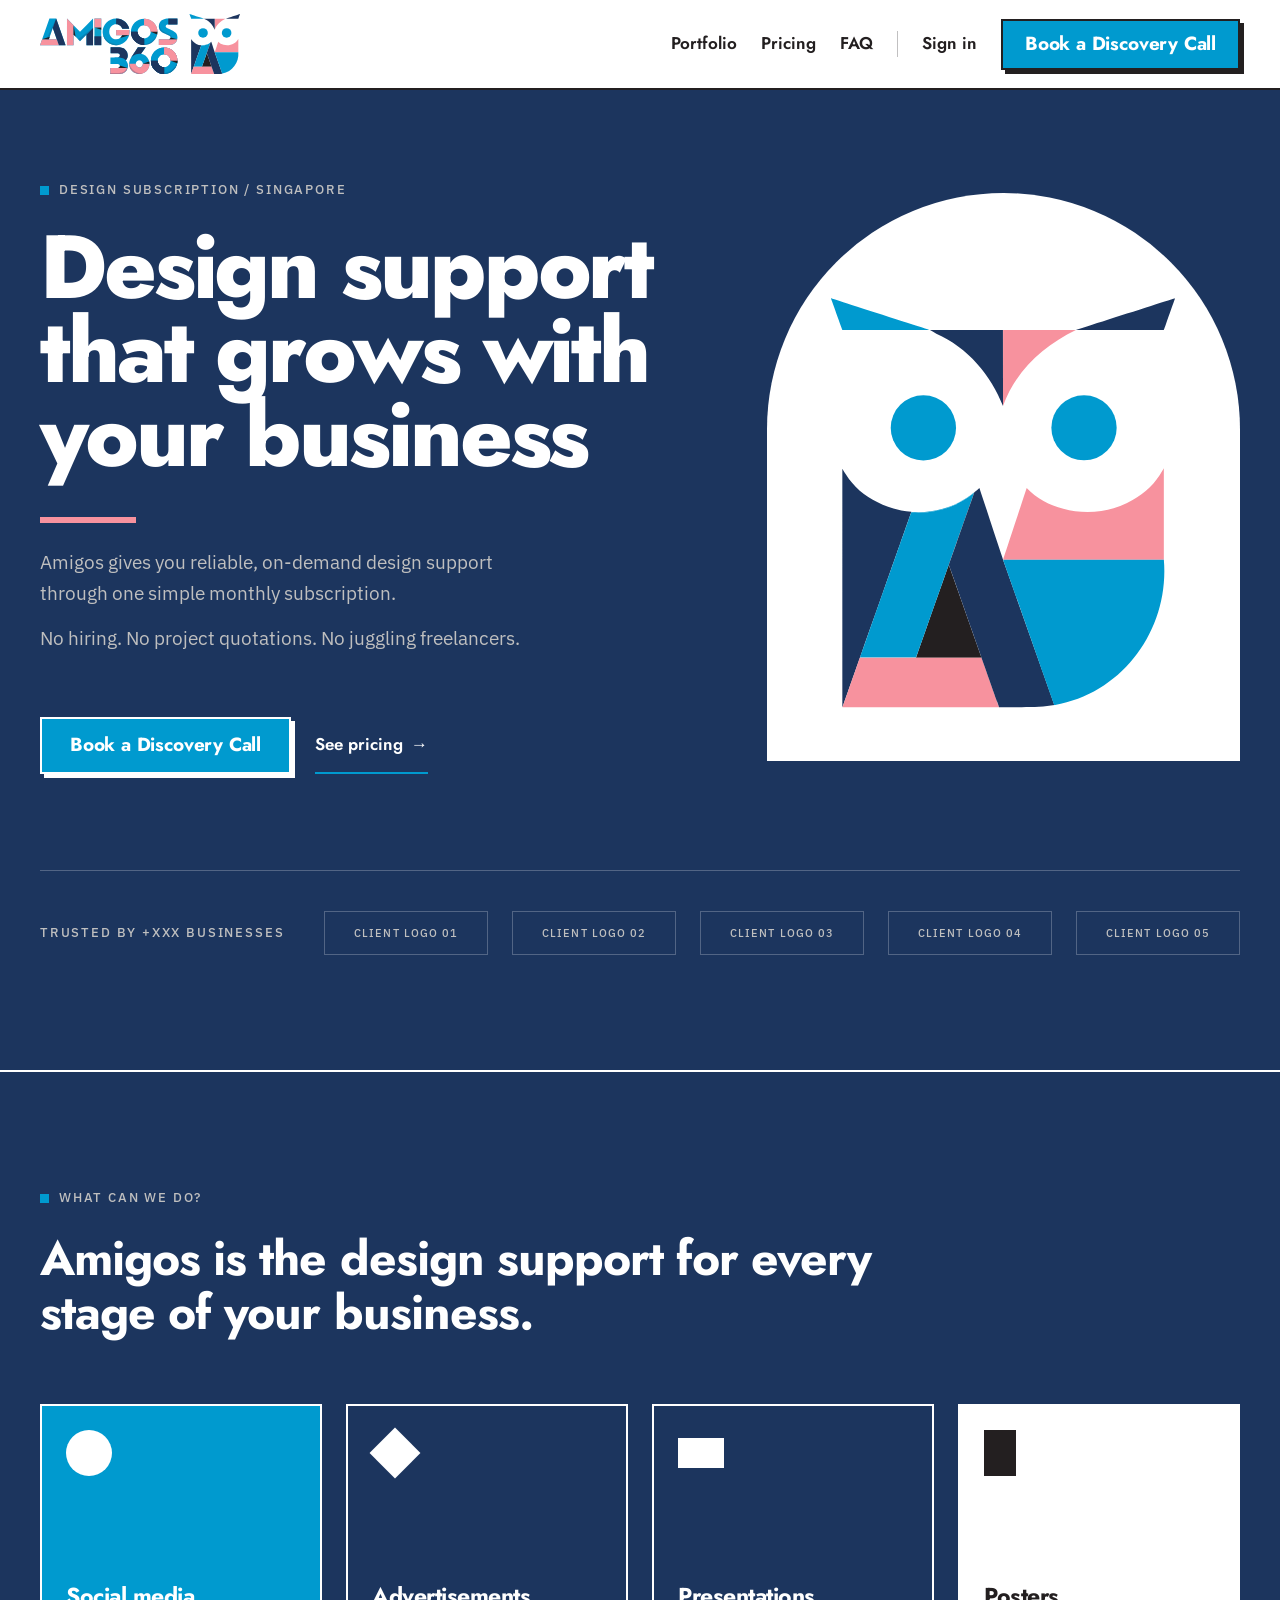
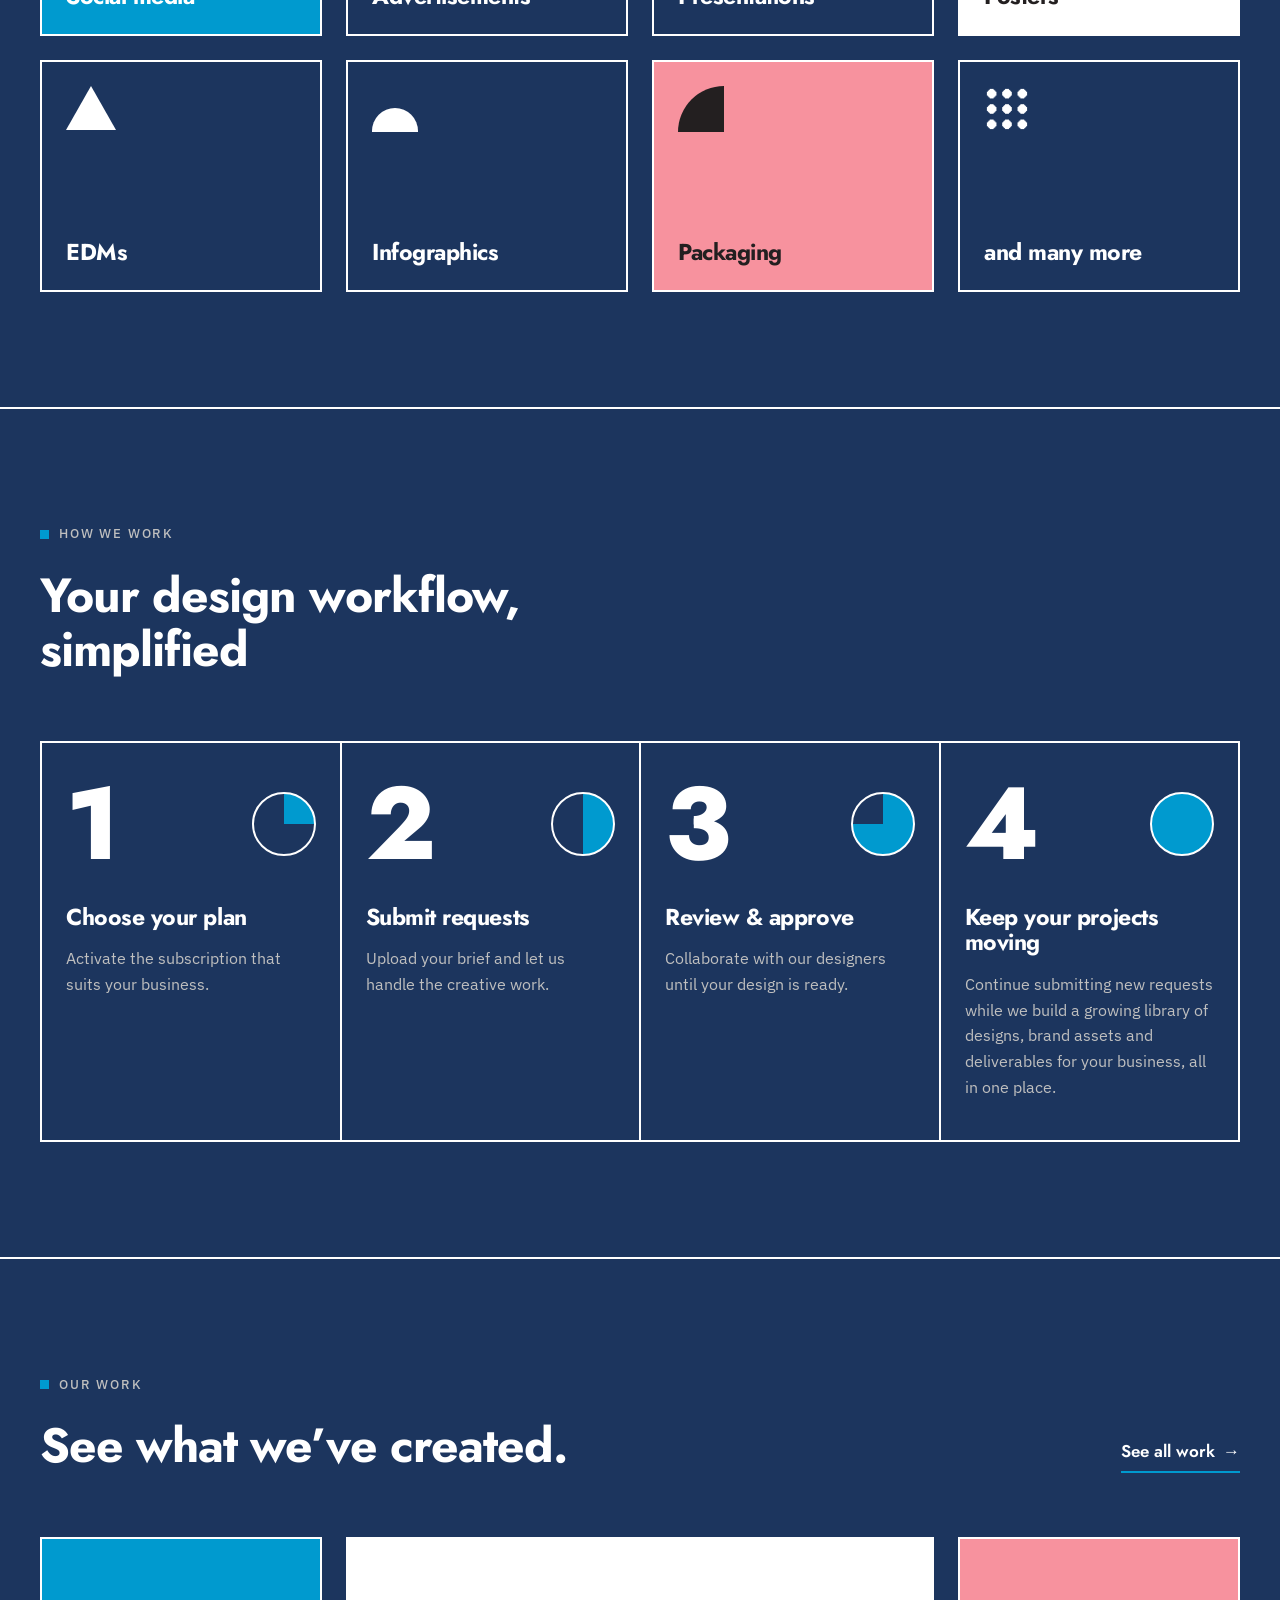
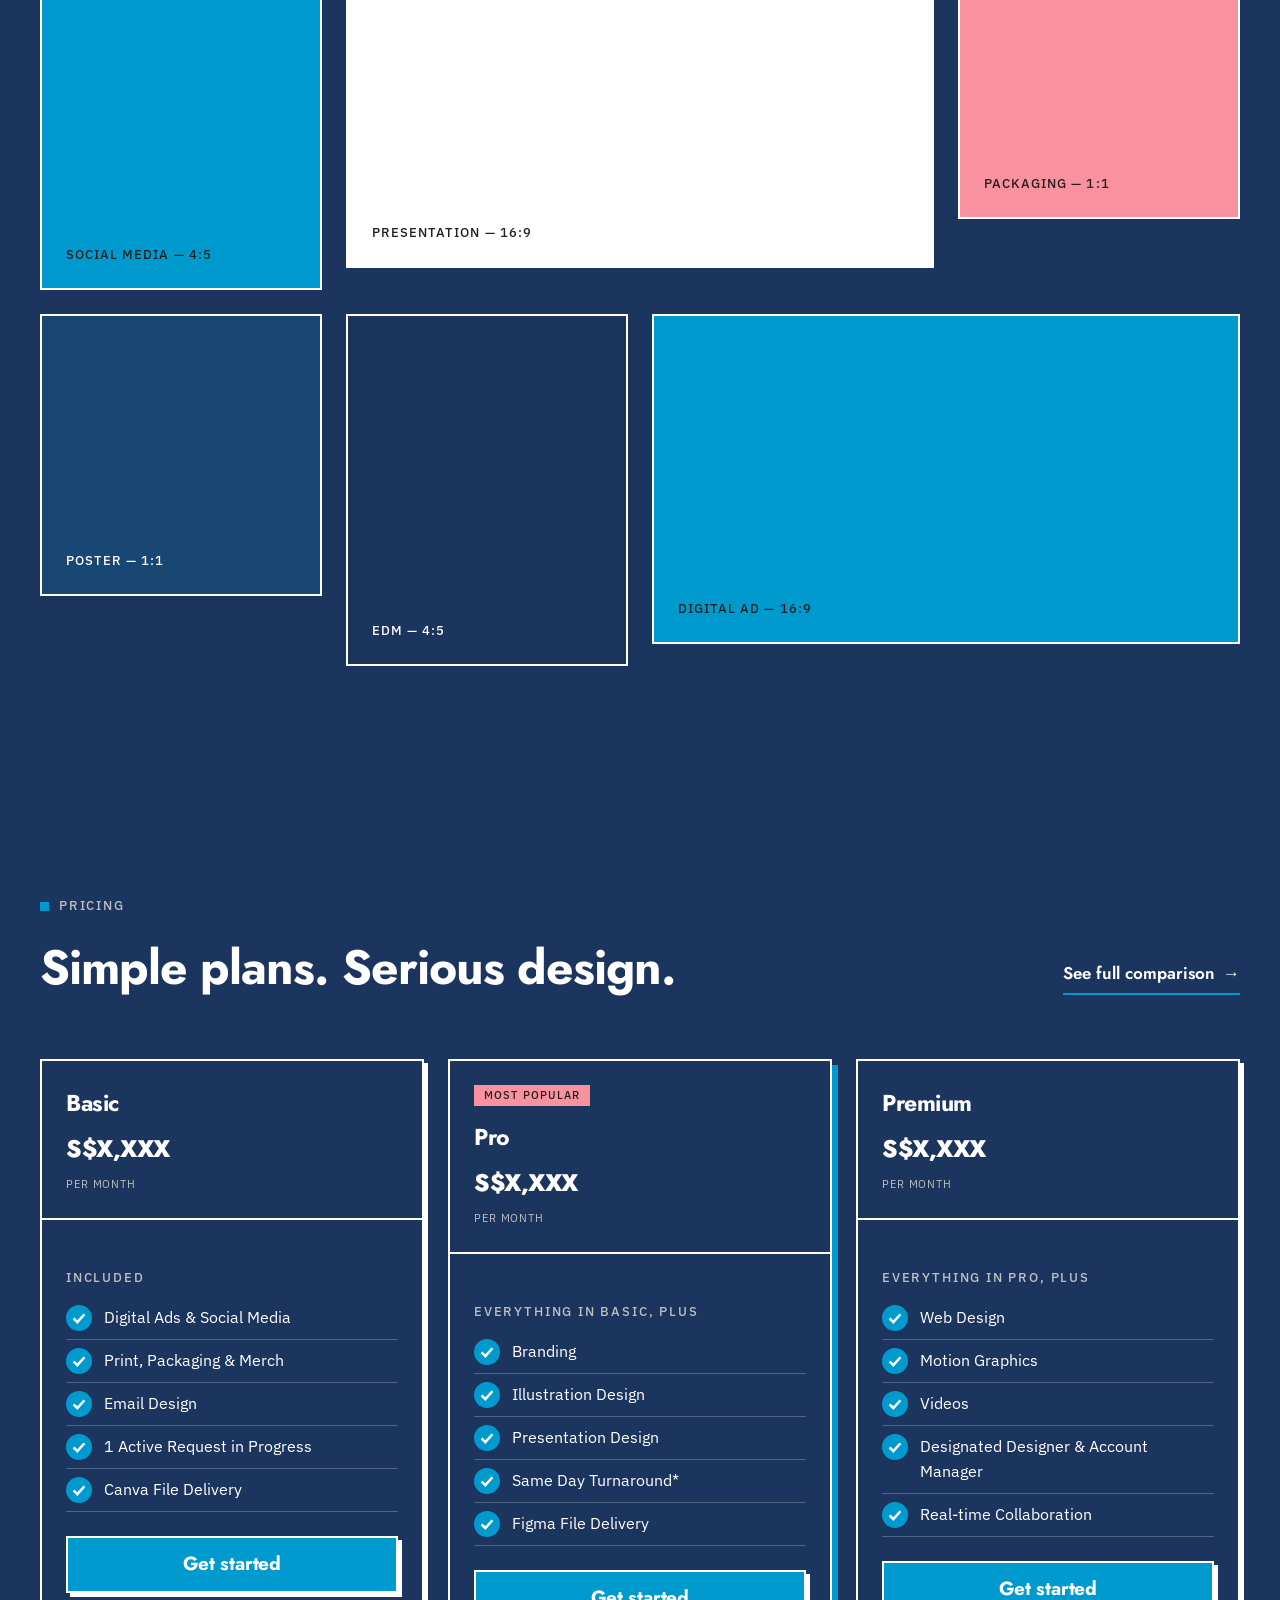
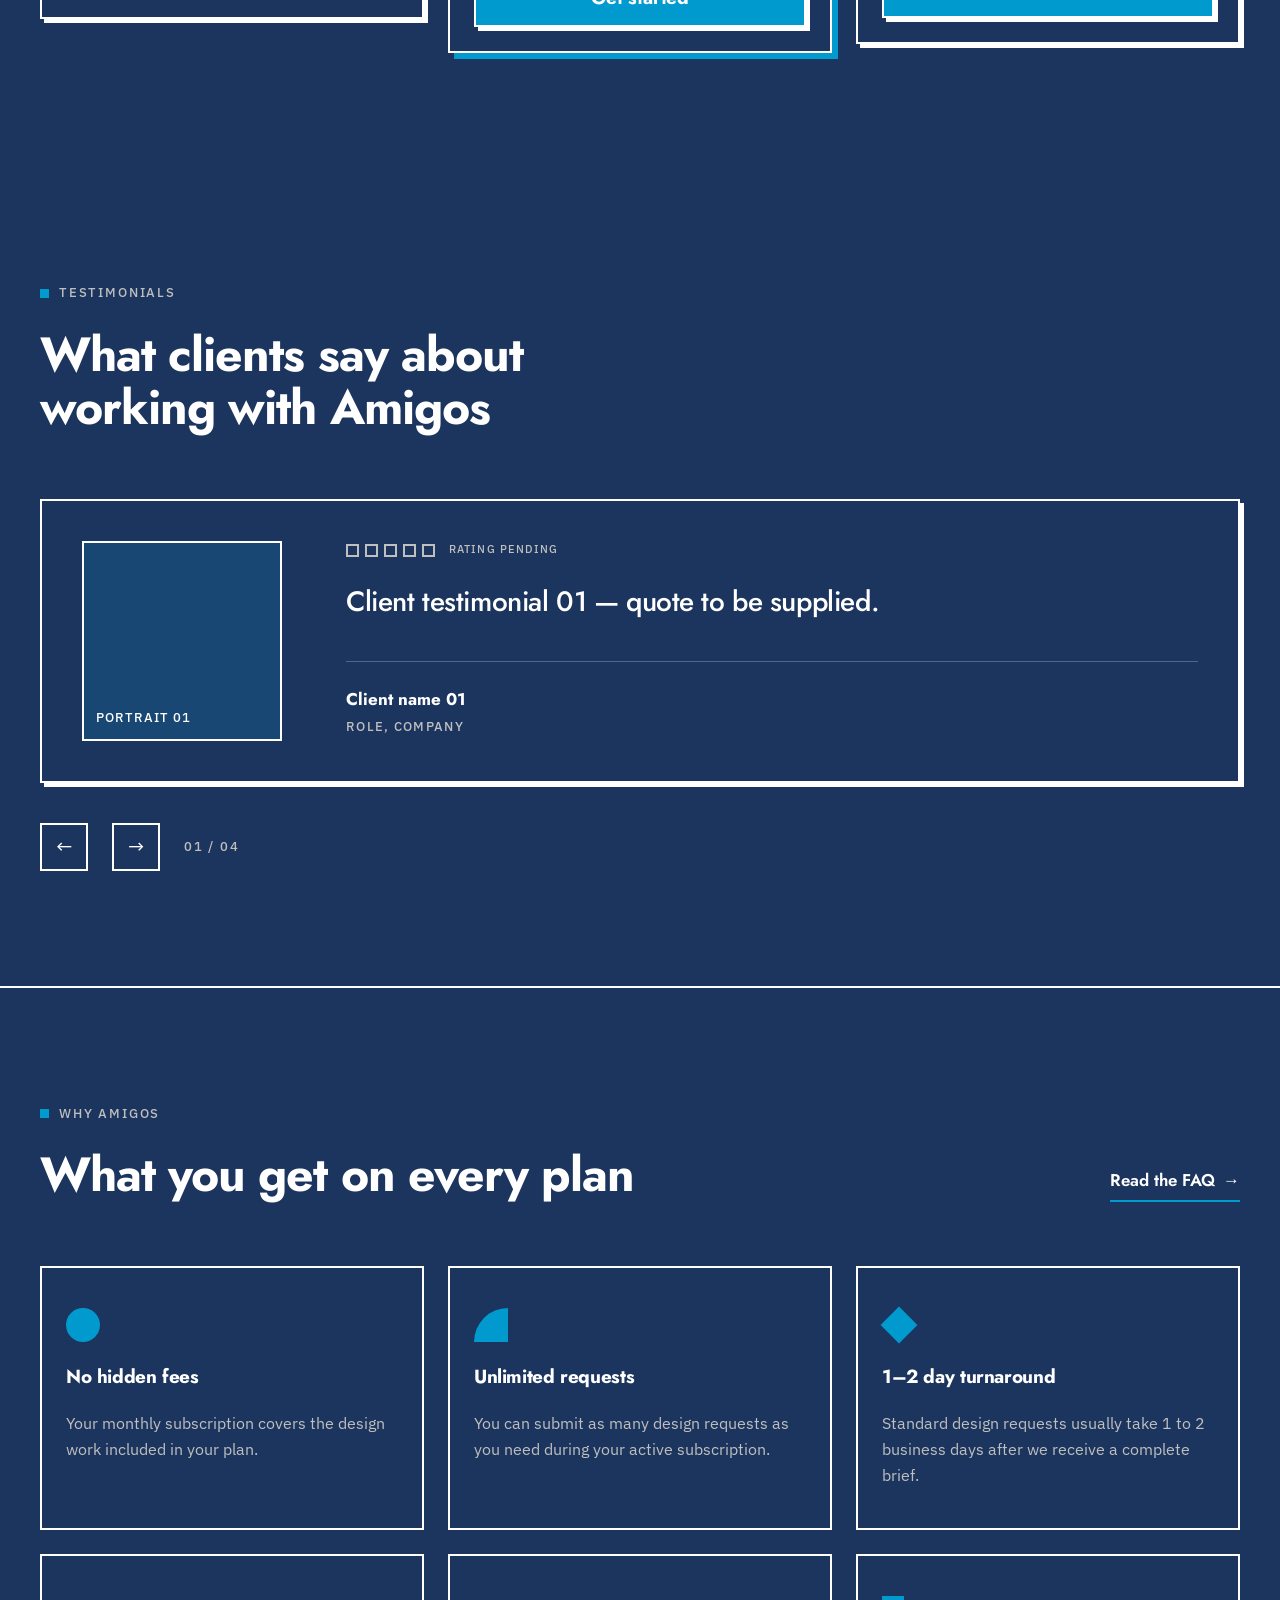
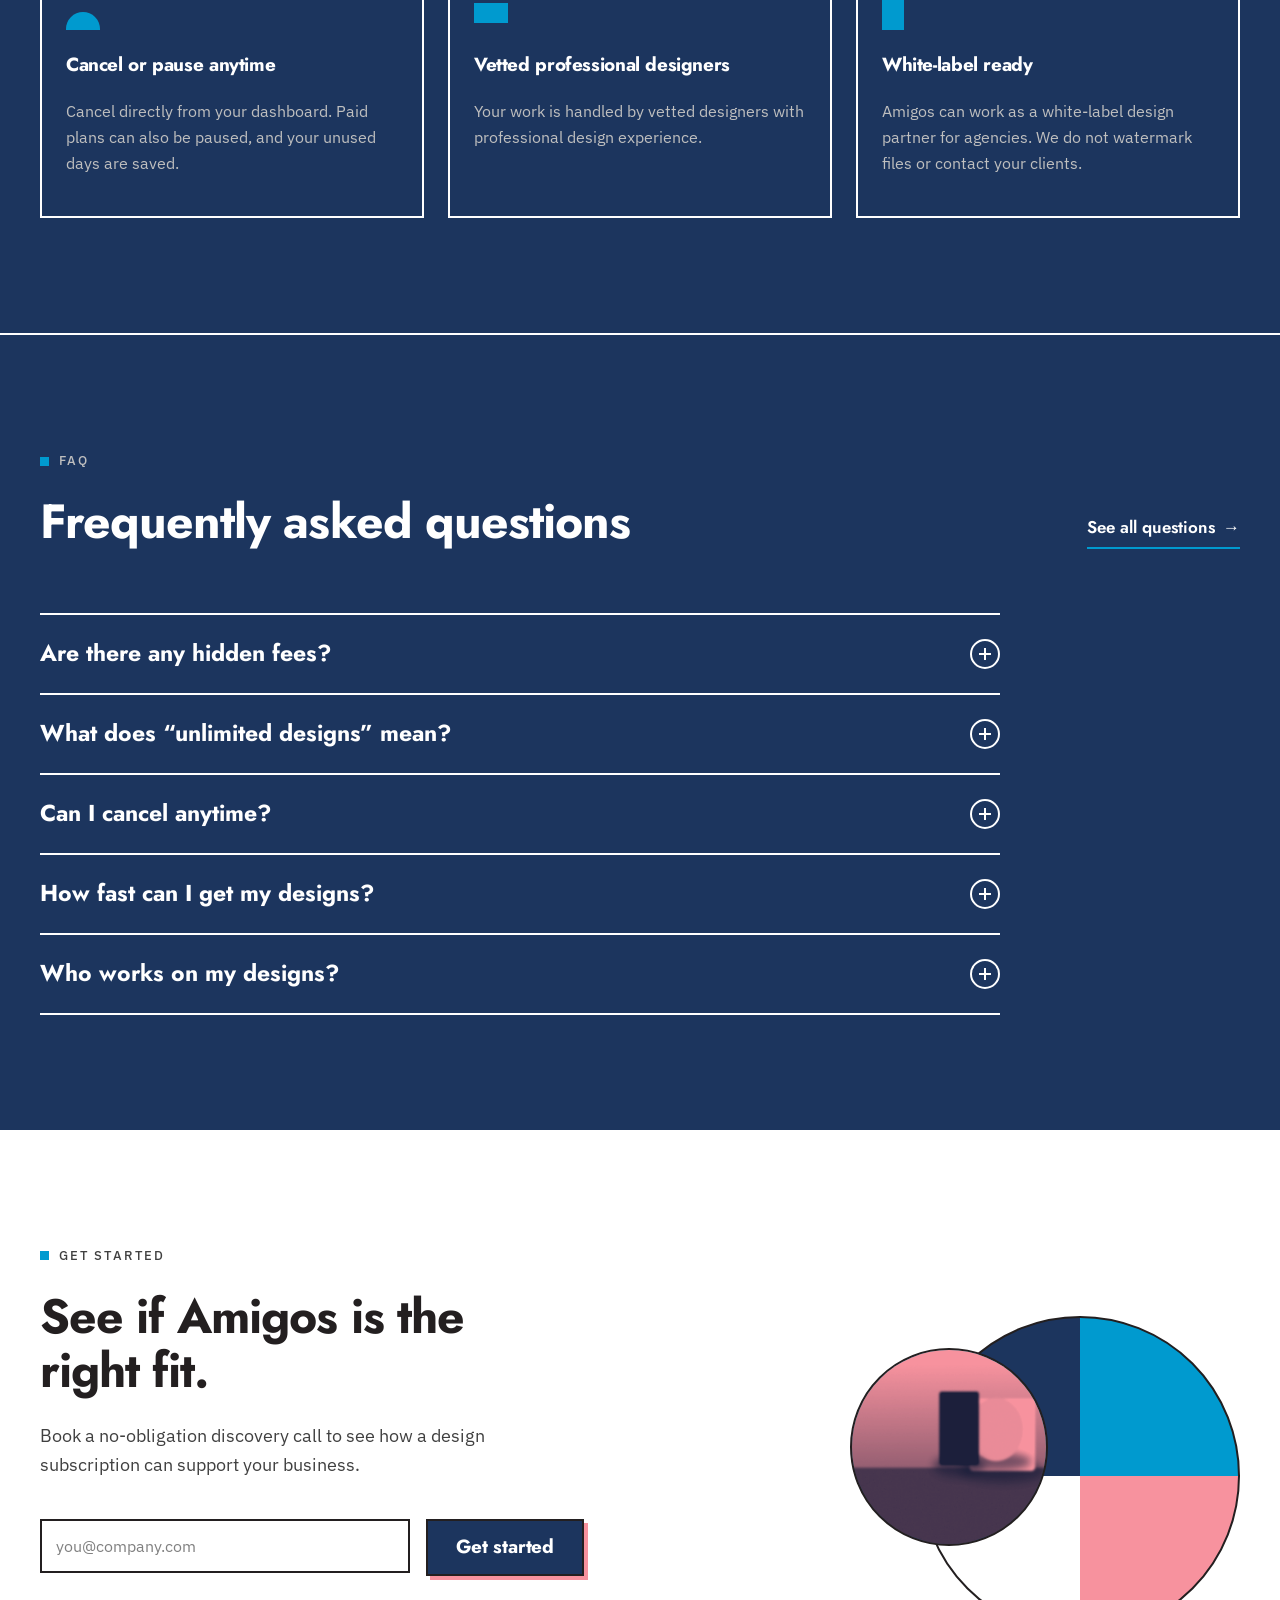
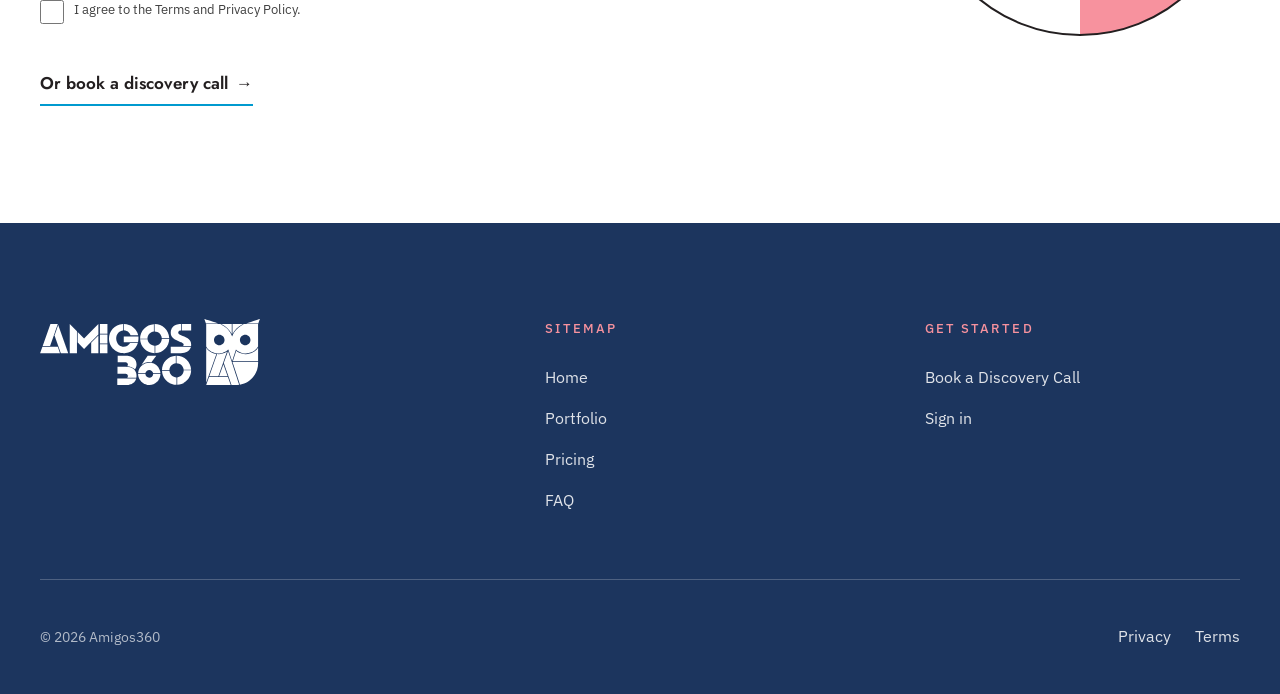
<file: home-full.html>
<!DOCTYPE html>
<html lang="en-SG">
<head>
  <meta charset="UTF-8">
  <meta name="viewport" content="width=device-width, initial-scale=1">
  <title>Amigos360 — Design support that grows with your business</title>
  <meta name="description" content="Amigos gives you reliable, on-demand design support through one simple monthly subscription. No hiring. No project quotations. No juggling freelancers.">

  <!-- Pre-launch. Remove both of these, and the Disallow in robots.txt, at sign-off. -->
  <meta name="robots" content="noindex, nofollow">

  <link rel="preconnect" href="https://fonts.googleapis.com">
  <link rel="preconnect" href="https://fonts.gstatic.com" crossorigin>
  <link href="https://fonts.googleapis.com/css2?family=IBM+Plex+Sans:wght@400;500;600&family=Jost:wght@400;500;600;700;800&display=swap" rel="stylesheet">
  <link rel="stylesheet" href="css/styles.css">
  <!-- Guide §1.4: the primary colour version is used wherever possible.
       TODO: this owl was derived by re-viewBox-ing the lockup, which §1.6
       lists as a don't. Request the approved favicon artwork from the client. -->
  <link rel="icon" href="assets/amigos360-owl-colour.svg" type="image/svg+xml">

  <!-- Scroll-reveal only hides content once JS is confirmed running.
       Webflow does the same thing with its w-mod-js class. -->
  <script>document.documentElement.className += " js-on";</script>
</head>

<!--
  LONG-FORM HOME — an alternative to index.html, not a replacement.

  Section inventory follows the cyagen reference: hero with dual CTA and a
  trust strip, services, process, work preview, plan preview, testimonials,
  benefits, FAQ preview, CTA with email capture. Rendered in this system's own
  Bauhaus language rather than the reference's soft-SaaS card styling.

  COPY POLICY. Cyagen's own marketing text is NOT reproduced here — it is a
  competitor's copyrighted copy and this page is publicly deployed. Every
  string below is one of three things:
    1. Client-supplied copy, verbatim (hero, services, process, FAQ, CTA)
    2. Client-supplied copy condensed for a new slot — marked TODO where so
    3. A labelled placeholder, in the repo's existing convention
  Nothing is invented and presented as though the client wrote it.
-->
<body>

  <a class="skip-link" href="#main">Skip to main content</a>

  <!-- ===== NAVBAR (shared component — identical markup on every page) ===== -->
  <header class="navbar">
    <div class="container">
      <div class="navbar-inner">
        <a class="navbar-brand" href="index.html" aria-label="Amigos360 home">
          <!-- Guide §1.3: the lockup has a 200px digital floor and the wordmark
               a 150px one, so rather than undersize the lockup on a narrow
               canvas we step down to the wordmark and then to the symbol. CSS
               shows exactly one at a time. All three are alt="" because the
               link itself carries the accessible name. -->
          <img class="navbar-logo" src="assets/amigos360-full-logo-colour.svg" alt="">
          <img class="navbar-wordmark" src="assets/amigos360-wordmark-colour.svg" alt="">
          <img class="navbar-symbol" src="assets/amigos360-owl-colour.svg" alt="">
        </a>

        <button class="nav-toggle" type="button" aria-expanded="false" aria-controls="nav-menu" aria-label="Open menu">
          <span class="nav-toggle-bar"></span>
          <span class="nav-toggle-bar"></span>
          <span class="nav-toggle-bar"></span>
        </button>

        <nav class="nav-menu" id="nav-menu" aria-label="Main">
          <a class="nav-link" href="portfolio.html">Portfolio</a>
          <a class="nav-link" href="pricing.html">Pricing</a>
          <a class="nav-link" href="faq.html">FAQ</a>
          <span class="nav-divider" aria-hidden="true"></span>
          <a class="nav-link" href="sign-in.html">Sign in</a>
          <a class="btn btn-primary nav-cta" href="book-a-call.html">Book a Discovery Call</a>
        </nav>
      </div>
    </div>
  </header>

  <main id="main">

    <!-- ===== HERO ===== -->
    <section class="section-hero">
      <div class="container">
        <div class="hero-inner">

          <div class="hero-content">
            <!-- TODO: eyebrow copy is mine, derived from the brief's own description
                 of Amigos360 ("a design-subscription service based in Singapore").
                 Needs client sign-off. -->
            <p class="eyebrow reveal"><span class="eyebrow-marker" aria-hidden="true"></span>Design subscription / Singapore</p>
            <h1 class="hero-heading reveal">Design support that grows with your business</h1>
            <div class="hero-rule reveal" aria-hidden="true"></div>
            <p class="hero-sub reveal">Amigos gives you reliable, on-demand design support through one simple monthly subscription.</p>
            <p class="hero-sub hero-sub-follow reveal">No hiring. No project quotations. No juggling freelancers.</p>

            <!-- Dual CTA, as the reference has. The secondary is a plain link
                 rather than a second button so the primary stays unambiguous. -->
            <div class="hero-actions reveal">
              <a class="btn btn-primary" href="book-a-call.html">Book a Discovery Call</a>
              <a class="section-link" href="pricing.html">See pricing
                <span class="section-link-arrow" aria-hidden="true">&rarr;</span></a>
            </div>
          </div>

          <!-- The owl mark, full colour, on a white arch.

               THE ARCH IS LOAD-BEARING, not decoration. The owl artwork is
               roughly 40% Deep Slate (#1C355E), which is this page's ground —
               placed bare on slate it loses its right ear, part of the brow
               and most of the body silhouette. It needs a light ground under
               it, which is also what the brand guide does on its own dark
               divider pages: colour owl inside a white shape, never directly
               on the navy.

               The arch is the cut the duotone photo used to occupy, so the
               shape vocabulary is unchanged; the slot just holds the brand
               mark now instead of a placeholder photograph.

               alt="" and aria-hidden: the mark is decorative here. The page
               already names the brand in the navbar and the h1. -->
          <div class="hero-figure reveal">
            <div class="hero-owl-panel" aria-hidden="true">
              <img class="hero-owl-mark" src="assets/amigos360-owl-colour.svg" alt=""
                   width="154" height="184">
            </div>
          </div>

        </div>

        <!-- Trust strip. The reference puts its social proof directly under the
             hero rather than in its own section.
             TODO: the client count is a placeholder in the same convention as
             the pricing figures — it must not ship as a real number until the
             client supplies one. Same for the five logo slots. -->
        <div class="trust-strip reveal">
          <p class="trust-stat">Trusted by +XXX businesses</p>
          <div class="trust-logos">
            <span class="trust-slot">Client logo 01</span>
            <span class="trust-slot">Client logo 02</span>
            <span class="trust-slot">Client logo 03</span>
            <span class="trust-slot">Client logo 04</span>
            <span class="trust-slot">Client logo 05</span>
          </div>
        </div>
      </div>
    </section>

    <!-- ===== WHAT CAN WE DO ===== -->
    <section class="section-services">
      <div class="container">
        <div class="services-head reveal">
          <p class="eyebrow"><span class="eyebrow-marker" aria-hidden="true"></span>What can we do?</p>
          <h2 class="section-heading section-heading-wide">Amigos is the design support for every stage of your business.</h2>
        </div>

        <div class="services-grid">
          <div class="service-tile reveal service-tile-cerulean">
            <span class="service-icon service-icon-circle" aria-hidden="true"></span>
            <h3 class="service-label">Social media</h3>
          </div>
          <div class="service-tile reveal">
            <span class="service-icon service-icon-diamond" aria-hidden="true"></span>
            <h3 class="service-label">Advertisements</h3>
          </div>
          <div class="service-tile reveal">
            <span class="service-icon service-icon-wide" aria-hidden="true"></span>
            <h3 class="service-label">Presentations</h3>
          </div>
          <div class="service-tile reveal service-tile-slate">
            <span class="service-icon service-icon-tall" aria-hidden="true"></span>
            <h3 class="service-label">Posters</h3>
          </div>
          <div class="service-tile reveal">
            <span class="service-icon service-icon-triangle" aria-hidden="true"></span>
            <h3 class="service-label">EDMs</h3>
          </div>
          <div class="service-tile reveal">
            <span class="service-icon service-icon-semi" aria-hidden="true"></span>
            <h3 class="service-label">Infographics</h3>
          </div>
          <div class="service-tile reveal service-tile-blush">
            <span class="service-icon service-icon-quarter" aria-hidden="true"></span>
            <h3 class="service-label">Packaging</h3>
          </div>
          <div class="service-tile reveal">
            <span class="service-icon service-icon-dots" aria-hidden="true"></span>
            <h3 class="service-label">and many more</h3>
          </div>
        </div>
      </div>
    </section>

    <!-- ===== HOW WE WORK ===== -->
    <section class="section-process">
      <div class="container">
        <div class="process-head reveal">
          <p class="eyebrow"><span class="eyebrow-marker" aria-hidden="true"></span>How we work</p>
          <h2 class="section-heading">Your design workflow, simplified</h2>
        </div>

        <div class="process-grid">
          <div class="process-step reveal">
            <div class="step-topline">
              <span class="step-numeral">1</span>
              <span class="step-dial step-dial-1" aria-hidden="true"></span>
            </div>
            <h3 class="step-title">Choose your plan</h3>
            <p class="step-body">Activate the subscription that suits your business.</p>
          </div>
          <div class="process-step reveal">
            <div class="step-topline">
              <span class="step-numeral">2</span>
              <span class="step-dial step-dial-2" aria-hidden="true"></span>
            </div>
            <h3 class="step-title">Submit requests</h3>
            <p class="step-body">Upload your brief and let us handle the creative work.</p>
          </div>
          <div class="process-step reveal">
            <div class="step-topline">
              <span class="step-numeral">3</span>
              <span class="step-dial step-dial-3" aria-hidden="true"></span>
            </div>
            <h3 class="step-title">Review &amp; approve</h3>
            <p class="step-body">Collaborate with our designers until your design is ready.</p>
          </div>
          <div class="process-step reveal">
            <div class="step-topline">
              <span class="step-numeral">4</span>
              <span class="step-dial step-dial-4" aria-hidden="true"></span>
            </div>
            <h3 class="step-title">Keep your projects moving</h3>
            <p class="step-body">Continue submitting new requests while we build a growing library of designs, brand assets and deliverables for your business, all in one place.</p>
          </div>
        </div>
      </div>
    </section>

    <!-- ===== WORK PREVIEW =====
         Six of the sixteen tiles from portfolio.html, linking through to the
         full grid. Flat colour blocks, not duotone — real portfolio work must
         show in its own colours. -->
    <section class="section-portfolio">
      <div class="container">
        <div class="section-head-row reveal">
          <div>
            <p class="eyebrow"><span class="eyebrow-marker" aria-hidden="true"></span>Our work</p>
            <h2 class="section-heading">See what we&rsquo;ve created.</h2>
          </div>
          <a class="section-link" href="portfolio.html">See all work
            <span class="section-link-arrow" aria-hidden="true">&rarr;</span></a>
        </div>

        <!-- TODO: replace all six tiles with real project imagery. -->
        <div class="portfolio-grid">
          <div class="portfolio-tile reveal placeholder-media placeholder-cerulean portfolio-tile-tall">
            <span class="placeholder-label">Social media &mdash; 4:5</span>
          </div>
          <div class="portfolio-tile reveal placeholder-media placeholder-white portfolio-tile-wide">
            <span class="placeholder-label">Presentation &mdash; 16:9</span>
          </div>
          <div class="portfolio-tile reveal placeholder-media placeholder-blush portfolio-tile-square">
            <span class="placeholder-label">Packaging &mdash; 1:1</span>
          </div>
          <div class="portfolio-tile reveal placeholder-media placeholder-slate portfolio-tile-square">
            <span class="placeholder-label">Poster &mdash; 1:1</span>
          </div>
          <div class="portfolio-tile reveal placeholder-media placeholder-paper portfolio-tile-tall">
            <span class="placeholder-label">EDM &mdash; 4:5</span>
          </div>
          <div class="portfolio-tile reveal placeholder-media placeholder-cerulean portfolio-tile-wide">
            <span class="placeholder-label">Digital ad &mdash; 16:9</span>
          </div>
        </div>
      </div>
    </section>

    <!-- ===== PLAN PREVIEW =====
         The three tiers at a glance, linking through to the full comparison.
         TODO: prices are placeholders and the feature distribution is a guess
         mirrored from pricing.html — both need client sign-off before launch. -->
    <section class="section-pricing">
      <div class="container">
        <div class="section-head-row reveal">
          <div>
            <p class="eyebrow"><span class="eyebrow-marker" aria-hidden="true"></span>Pricing</p>
            <h2 class="section-heading">Simple plans. Serious design.</h2>
          </div>
          <a class="section-link" href="pricing.html">See full comparison
            <span class="section-link-arrow" aria-hidden="true">&rarr;</span></a>
        </div>

        <div class="plan-cards plan-cards-preview">
          <article class="plan-card reveal">
            <div class="plan-card-head">
              <h3 class="plan-name">Basic</h3>
              <span class="plan-price">S$X,XXX</span>
              <span class="plan-note">per month</span>
            </div>
            <div class="plan-card-body">
              <p class="plan-card-group">Included</p>
              <div class="plan-card-item"><span class="tier-mark tier-yes" role="img" aria-label="Included"></span>Digital Ads &amp; Social Media</div>
              <div class="plan-card-item"><span class="tier-mark tier-yes" role="img" aria-label="Included"></span>Print, Packaging &amp; Merch</div>
              <div class="plan-card-item"><span class="tier-mark tier-yes" role="img" aria-label="Included"></span>Email Design</div>
              <div class="plan-card-item"><span class="tier-mark tier-yes" role="img" aria-label="Included"></span>1 Active Request in Progress</div>
              <div class="plan-card-item"><span class="tier-mark tier-yes" role="img" aria-label="Included"></span>Canva File Delivery</div>
            </div>
            <div class="plan-card-cta">
              <a class="btn btn-primary btn-full" href="book-a-call.html">Get started</a>
            </div>
          </article>

          <article class="plan-card plan-card-featured reveal">
            <div class="plan-card-head">
              <div class="plan-tag-slot"><span class="plan-tag">Most popular</span></div>
              <h3 class="plan-name">Pro</h3>
              <span class="plan-price">S$X,XXX</span>
              <span class="plan-note">per month</span>
            </div>
            <div class="plan-card-body">
              <p class="plan-card-group">Everything in Basic, plus</p>
              <div class="plan-card-item"><span class="tier-mark tier-yes" role="img" aria-label="Included"></span>Branding</div>
              <div class="plan-card-item"><span class="tier-mark tier-yes" role="img" aria-label="Included"></span>Illustration Design</div>
              <div class="plan-card-item"><span class="tier-mark tier-yes" role="img" aria-label="Included"></span>Presentation Design</div>
              <div class="plan-card-item"><span class="tier-mark tier-yes" role="img" aria-label="Included"></span>Same Day Turnaround*</div>
              <div class="plan-card-item"><span class="tier-mark tier-yes" role="img" aria-label="Included"></span>Figma File Delivery</div>
            </div>
            <div class="plan-card-cta">
              <a class="btn btn-primary btn-full" href="book-a-call.html">Get started</a>
            </div>
          </article>

          <article class="plan-card reveal">
            <div class="plan-card-head">
              <h3 class="plan-name">Premium</h3>
              <span class="plan-price">S$X,XXX</span>
              <span class="plan-note">per month</span>
            </div>
            <div class="plan-card-body">
              <p class="plan-card-group">Everything in Pro, plus</p>
              <div class="plan-card-item"><span class="tier-mark tier-yes" role="img" aria-label="Included"></span>Web Design</div>
              <div class="plan-card-item"><span class="tier-mark tier-yes" role="img" aria-label="Included"></span>Motion Graphics</div>
              <div class="plan-card-item"><span class="tier-mark tier-yes" role="img" aria-label="Included"></span>Videos</div>
              <div class="plan-card-item"><span class="tier-mark tier-yes" role="img" aria-label="Included"></span>Designated Designer &amp; Account Manager</div>
              <div class="plan-card-item"><span class="tier-mark tier-yes" role="img" aria-label="Included"></span>Real-time Collaboration</div>
            </div>
            <div class="plan-card-cta">
              <a class="btn btn-primary btn-full" href="book-a-call.html">Get started</a>
            </div>
          </article>
        </div>
      </div>
    </section>

    <!-- ===== TESTIMONIALS =====
         The reference carries four, with photo, name, title, rating and quote.

         EVERY FIELD BELOW IS A LABELLED PLACEHOLDER. No quote, name, company
         or rating is invented: a plausible-looking fake review stops reading as
         a placeholder the moment somebody screenshots the page, and this URL is
         public. The rating row is five UNFILLED squares for the same reason —
         five filled stars would be publishing a score nobody has given.

         TODO: client to supply four real testimonials with permission to
         attribute, plus portrait images and, if wanted, real ratings. -->
    <section class="section-testimonials">
      <div class="container">
        <div class="section-head-row reveal">
          <div>
            <p class="eyebrow"><span class="eyebrow-marker" aria-hidden="true"></span>Testimonials</p>
            <!-- TODO: heading copy is mine and needs client sign-off. -->
            <h2 class="section-heading">What clients say about working with Amigos</h2>
          </div>
        </div>

        <div class="testimonial-stage reveal" role="group" aria-roledescription="carousel" aria-label="Client testimonials">
          <article class="testimonial-card">
            <div class="testimonial-figure"><span class="placeholder-label">Portrait 01</span></div>
            <div>
              <div class="testimonial-rating" role="img" aria-label="Rating not yet supplied">
                <span class="rating-slot" aria-hidden="true"></span><span class="rating-slot" aria-hidden="true"></span>
                <span class="rating-slot" aria-hidden="true"></span><span class="rating-slot" aria-hidden="true"></span>
                <span class="rating-slot" aria-hidden="true"></span>
                <span class="rating-label" aria-hidden="true">Rating pending</span>
              </div>
              <p class="testimonial-quote">Client testimonial 01 &mdash; quote to be supplied.</p>
              <div class="testimonial-attrib">
                <p class="testimonial-name">Client name 01</p>
                <p class="testimonial-role">Role, Company</p>
              </div>
            </div>
          </article>

          <article class="testimonial-card" hidden>
            <div class="testimonial-figure"><span class="placeholder-label">Portrait 02</span></div>
            <div>
              <div class="testimonial-rating" role="img" aria-label="Rating not yet supplied">
                <span class="rating-slot" aria-hidden="true"></span><span class="rating-slot" aria-hidden="true"></span>
                <span class="rating-slot" aria-hidden="true"></span><span class="rating-slot" aria-hidden="true"></span>
                <span class="rating-slot" aria-hidden="true"></span>
                <span class="rating-label" aria-hidden="true">Rating pending</span>
              </div>
              <p class="testimonial-quote">Client testimonial 02 &mdash; quote to be supplied.</p>
              <div class="testimonial-attrib">
                <p class="testimonial-name">Client name 02</p>
                <p class="testimonial-role">Role, Company</p>
              </div>
            </div>
          </article>

          <article class="testimonial-card" hidden>
            <div class="testimonial-figure"><span class="placeholder-label">Portrait 03</span></div>
            <div>
              <div class="testimonial-rating" role="img" aria-label="Rating not yet supplied">
                <span class="rating-slot" aria-hidden="true"></span><span class="rating-slot" aria-hidden="true"></span>
                <span class="rating-slot" aria-hidden="true"></span><span class="rating-slot" aria-hidden="true"></span>
                <span class="rating-slot" aria-hidden="true"></span>
                <span class="rating-label" aria-hidden="true">Rating pending</span>
              </div>
              <p class="testimonial-quote">Client testimonial 03 &mdash; quote to be supplied.</p>
              <div class="testimonial-attrib">
                <p class="testimonial-name">Client name 03</p>
                <p class="testimonial-role">Role, Company</p>
              </div>
            </div>
          </article>

          <article class="testimonial-card" hidden>
            <div class="testimonial-figure"><span class="placeholder-label">Portrait 04</span></div>
            <div>
              <div class="testimonial-rating" role="img" aria-label="Rating not yet supplied">
                <span class="rating-slot" aria-hidden="true"></span><span class="rating-slot" aria-hidden="true"></span>
                <span class="rating-slot" aria-hidden="true"></span><span class="rating-slot" aria-hidden="true"></span>
                <span class="rating-slot" aria-hidden="true"></span>
                <span class="rating-label" aria-hidden="true">Rating pending</span>
              </div>
              <p class="testimonial-quote">Client testimonial 04 &mdash; quote to be supplied.</p>
              <div class="testimonial-attrib">
                <p class="testimonial-name">Client name 04</p>
                <p class="testimonial-role">Role, Company</p>
              </div>
            </div>
          </article>
        </div>

        <div class="testimonial-controls reveal">
          <button class="testimonial-arrow" type="button" data-step="-1" aria-label="Previous testimonial">&larr;</button>
          <button class="testimonial-arrow" type="button" data-step="1" aria-label="Next testimonial">&rarr;</button>
          <p class="testimonial-count" role="status">01 / 04</p>
        </div>
      </div>
    </section>

    <!-- ===== BENEFITS =====
         The reference's six-up benefits grid. Every claim here is lifted from
         an answer the CLIENT already supplied on faq.html — nothing is
         invented, which matters because these are commercial commitments
         (turnaround, cancellation, staffing) rather than marketing adjectives.
         Source FAQ noted per item.

         TODO: four of the six are condensed from longer FAQ answers to fit the
         slot. The condensation needs sign-off; the claims themselves do not,
         since they are the client's own words. -->
    <section class="section-benefits">
      <div class="container">
        <div class="section-head-row reveal">
          <div>
            <p class="eyebrow"><span class="eyebrow-marker" aria-hidden="true"></span>Why Amigos</p>
            <!-- TODO: heading copy is mine and needs client sign-off. -->
            <h2 class="section-heading">What you get on every plan</h2>
          </div>
          <a class="section-link" href="faq.html">Read the FAQ
            <span class="section-link-arrow" aria-hidden="true">&rarr;</span></a>
        </div>

        <div class="benefits-grid">
          <!-- Source: FAQ "Are there any hidden fees?" — verbatim -->
          <div class="benefit reveal">
            <span class="benefit-icon benefit-icon-circle" aria-hidden="true"></span>
            <h3 class="benefit-title">No hidden fees</h3>
            <p class="benefit-body">Your monthly subscription covers the design work included in your plan.</p>
          </div>

          <!-- Source: FAQ "What does unlimited designs mean?" — verbatim -->
          <div class="benefit reveal">
            <span class="benefit-icon benefit-icon-quarter" aria-hidden="true"></span>
            <h3 class="benefit-title">Unlimited requests</h3>
            <p class="benefit-body">You can submit as many design requests as you need during your active subscription.</p>
          </div>

          <!-- Source: FAQ "How fast can I get my designs?" — verbatim -->
          <div class="benefit reveal">
            <span class="benefit-icon benefit-icon-diamond" aria-hidden="true"></span>
            <h3 class="benefit-title">1&ndash;2 day turnaround</h3>
            <p class="benefit-body">Standard design requests usually take 1 to 2 business days after we receive a complete brief.</p>
          </div>

          <!-- Source: FAQ "Can I cancel anytime?" + "Can I pause my subscription?" — condensed -->
          <div class="benefit reveal">
            <span class="benefit-icon benefit-icon-semi" aria-hidden="true"></span>
            <h3 class="benefit-title">Cancel or pause anytime</h3>
            <p class="benefit-body">Cancel directly from your dashboard. Paid plans can also be paused, and your unused days are saved.</p>
          </div>

          <!-- Source: FAQ "Who works on my designs?" — verbatim -->
          <div class="benefit reveal">
            <span class="benefit-icon benefit-icon-bar" aria-hidden="true"></span>
            <h3 class="benefit-title">Vetted professional designers</h3>
            <p class="benefit-body">Your work is handled by vetted designers with professional design experience.</p>
          </div>

          <!-- Source: FAQ "Can agencies white-label Amigos?" — condensed -->
          <div class="benefit reveal">
            <span class="benefit-icon benefit-icon-tall" aria-hidden="true"></span>
            <h3 class="benefit-title">White-label ready</h3>
            <p class="benefit-body">Amigos can work as a white-label design partner for agencies. We do not watermark files or contact your clients.</p>
          </div>
        </div>
      </div>
    </section>

    <!-- ===== FAQ PREVIEW =====
         Five of the eight from faq.html, verbatim, linking through to the rest.
         Reuses initAccordion() unchanged. -->
    <section class="section-faq">
      <div class="container">
        <div class="section-head-row reveal">
          <div>
            <p class="eyebrow"><span class="eyebrow-marker" aria-hidden="true"></span>FAQ</p>
            <h2 class="section-heading">Frequently asked questions</h2>
          </div>
          <a class="section-link" href="faq.html">See all questions
            <span class="section-link-arrow" aria-hidden="true">&rarr;</span></a>
        </div>

        <div class="faq-list">
          <div class="faq-item reveal">
            <h3>
              <button class="faq-question" type="button" id="hf-q1" aria-expanded="false" aria-controls="hf-a1">
                <span class="faq-q-text">Are there any hidden fees?</span>
                <span class="faq-toggle" aria-hidden="true"></span>
              </button>
            </h3>
            <div class="faq-answer" id="hf-a1" role="region" aria-labelledby="hf-q1" hidden>
              <p class="faq-para">No. Your monthly subscription covers the design work included in your plan.</p>
              <p class="faq-para">If a request requires paid third-party assets such as stock images, fonts, or licences, Amigos will handle the purchase where required. We will let you know if anything falls outside the usual plan scope before proceeding.</p>
            </div>
          </div>

          <div class="faq-item reveal">
            <h3>
              <button class="faq-question" type="button" id="hf-q2" aria-expanded="false" aria-controls="hf-a2">
                <span class="faq-q-text">What does &ldquo;unlimited designs&rdquo; mean?</span>
                <span class="faq-toggle" aria-hidden="true"></span>
              </button>
            </h3>
            <div class="faq-answer" id="hf-a2" role="region" aria-labelledby="hf-q2" hidden>
              <p class="faq-para">You can submit as many design requests as you need during your active subscription.</p>
              <p class="faq-para">For most plans, we work on one active job at a time. Once that job is completed and approved, we move to the next request in your queue.</p>
            </div>
          </div>

          <div class="faq-item reveal">
            <h3>
              <button class="faq-question" type="button" id="hf-q3" aria-expanded="false" aria-controls="hf-a3">
                <span class="faq-q-text">Can I cancel anytime?</span>
                <span class="faq-toggle" aria-hidden="true"></span>
              </button>
            </h3>
            <div class="faq-answer" id="hf-a3" role="region" aria-labelledby="hf-q3" hidden>
              <p class="faq-para">Yes. You can cancel directly from your dashboard.</p>
              <p class="faq-para">Once cancelled, your subscription will not renew for the next billing cycle. You will still have access to your remaining subscription days.</p>
              <p class="faq-para">Unused days in the current billing cycle are not refunded.</p>
            </div>
          </div>

          <div class="faq-item reveal">
            <h3>
              <button class="faq-question" type="button" id="hf-q4" aria-expanded="false" aria-controls="hf-a4">
                <span class="faq-q-text">How fast can I get my designs?</span>
                <span class="faq-toggle" aria-hidden="true"></span>
              </button>
            </h3>
            <div class="faq-answer" id="hf-a4" role="region" aria-labelledby="hf-q4" hidden>
              <p class="faq-para">Standard design requests usually take 1 to 2 business days after we receive a complete brief.</p>
              <p class="faq-para">A complete brief includes the copy, dimensions, brand assets, references, deadline, target audience, usage channel, and any other details we need to start work.</p>
            </div>
          </div>

          <div class="faq-item reveal">
            <h3>
              <button class="faq-question" type="button" id="hf-q5" aria-expanded="false" aria-controls="hf-a5">
                <span class="faq-q-text">Who works on my designs?</span>
                <span class="faq-toggle" aria-hidden="true"></span>
              </button>
            </h3>
            <div class="faq-answer" id="hf-a5" role="region" aria-labelledby="hf-q5" hidden>
              <p class="faq-para">Your work is handled by vetted designers with professional design experience.</p>
              <p class="faq-para">Depending on your plan and request type, the work may also be reviewed by a senior designer, art director, or account manager before delivery.</p>
            </div>
          </div>
        </div>
      </div>
    </section>

    <!-- ===== CTA BAND, with email capture =====
         A light island — see Light islands in the README. The reference closes
         on a lead-capture form rather than a plain button, so this one carries
         both: the email field for a low-commitment start, and the discovery
         call for a high-intent one.
         TODO: the form has no backend. It logs to console and swaps in the
         success state, same as the booking form. -->
    <section class="section-cta">
      <div class="container">
        <div class="cta-inner">
          <div class="cta-content reveal">
            <p class="eyebrow eyebrow-light"><span class="eyebrow-marker eyebrow-marker-blush" aria-hidden="true"></span>Get started</p>
            <h2 class="cta-heading text-light">See if Amigos is the right fit.</h2>
            <p class="cta-sub">Book a no-obligation discovery call to see how a design subscription can support your business.</p>

            <!-- The terms checkbox and the error live INSIDE the form. They
                 gate this submit, so they belong to it — and initSignupForm
                 looks them up within the form element. Having the checkbox
                 outside meant the lookup returned null and the terms gate
                 silently passed, which let a submit through unchecked. -->
            <form class="signup-form" novalidate>
              <div class="signup-row">
                <div class="signup-field">
                  <label class="visually-hidden" for="signup-email">Email address</label>
                  <input class="signup-input" type="email" id="signup-email" name="email" required
                         autocomplete="email" placeholder="you@company.com" aria-describedby="signup-err">
                </div>
                <button class="btn btn-paper" type="submit">Get started</button>
              </div>

              <p class="signup-error" id="signup-err" role="alert" hidden></p>

              <label class="signup-terms" for="signup-terms">
                <input class="signup-checkbox" type="checkbox" id="signup-terms" name="terms" required>
                <!-- TODO: legal pages not in scope — links point nowhere until they exist. -->
                <span>I agree to the <a href="#">Terms</a> and <a href="#">Privacy Policy</a>.</span>
              </label>
            </form>

            <div class="signup-success" tabindex="-1" hidden>
              <p class="signup-success-title">Thanks &mdash; we&rsquo;ll be in touch.</p>
              <p class="signup-success-body">This is a mockup, so nothing was sent. Wire the form to a real endpoint before launch.</p>
            </div>

            <div class="cta-actions">
              <a class="section-link" href="book-a-call.html">Or book a discovery call
                <span class="section-link-arrow" aria-hidden="true">&rarr;</span></a>
            </div>
          </div>

          <div class="cta-figure reveal">
            <div class="cta-dial" aria-hidden="true"></div>
            <div class="cta-photo photo photo-duo-blush photo-circle">
              <img class="photo-img" src="assets/photo-placeholder-square.jpg"
                   alt="Placeholder for Amigos studio photography" loading="lazy" width="1200" height="1200">
              <span class="photo-tint" aria-hidden="true"></span>
            </div>
          </div>
        </div>
      </div>
    </section>

  </main>

  <!-- ===== FOOTER (shared component — identical markup on every page) ===== -->
  <footer class="footer">
    <div class="container">
      <div class="footer-inner">
        <div class="footer-brand">
          <img class="footer-logo" src="assets/amigos360-full-logo-reverse-white.svg" alt="Amigos360">
          <!-- TODO: optional one-line footer blurb — use .footer-blurb. Client copy required. -->
        </div>

        <div class="footer-col">
          <h2 class="footer-col-title">Sitemap</h2>
          <ul class="footer-list">
            <li><a class="footer-link" href="index.html">Home</a></li>
            <li><a class="footer-link" href="portfolio.html">Portfolio</a></li>
            <li><a class="footer-link" href="pricing.html">Pricing</a></li>
            <li><a class="footer-link" href="faq.html">FAQ</a></li>
          </ul>
        </div>

        <div class="footer-col">
          <h2 class="footer-col-title">Get started</h2>
          <ul class="footer-list">
            <li><a class="footer-link" href="book-a-call.html">Book a Discovery Call</a></li>
            <li><a class="footer-link" href="sign-in.html">Sign in</a></li>
          </ul>
        </div>
      </div>

      <div class="footer-base">
        <p class="footer-copy">&copy; 2026 Amigos360</p>
        <!-- TODO: legal pages not in scope — links point nowhere until pages exist. -->
        <div class="footer-legal">
          <a class="footer-link" href="#">Privacy</a>
          <a class="footer-link" href="#">Terms</a>
        </div>
      </div>
    </div>
  </footer>

  <script src="js/main.js"></script>
</body>
</html>
</file>
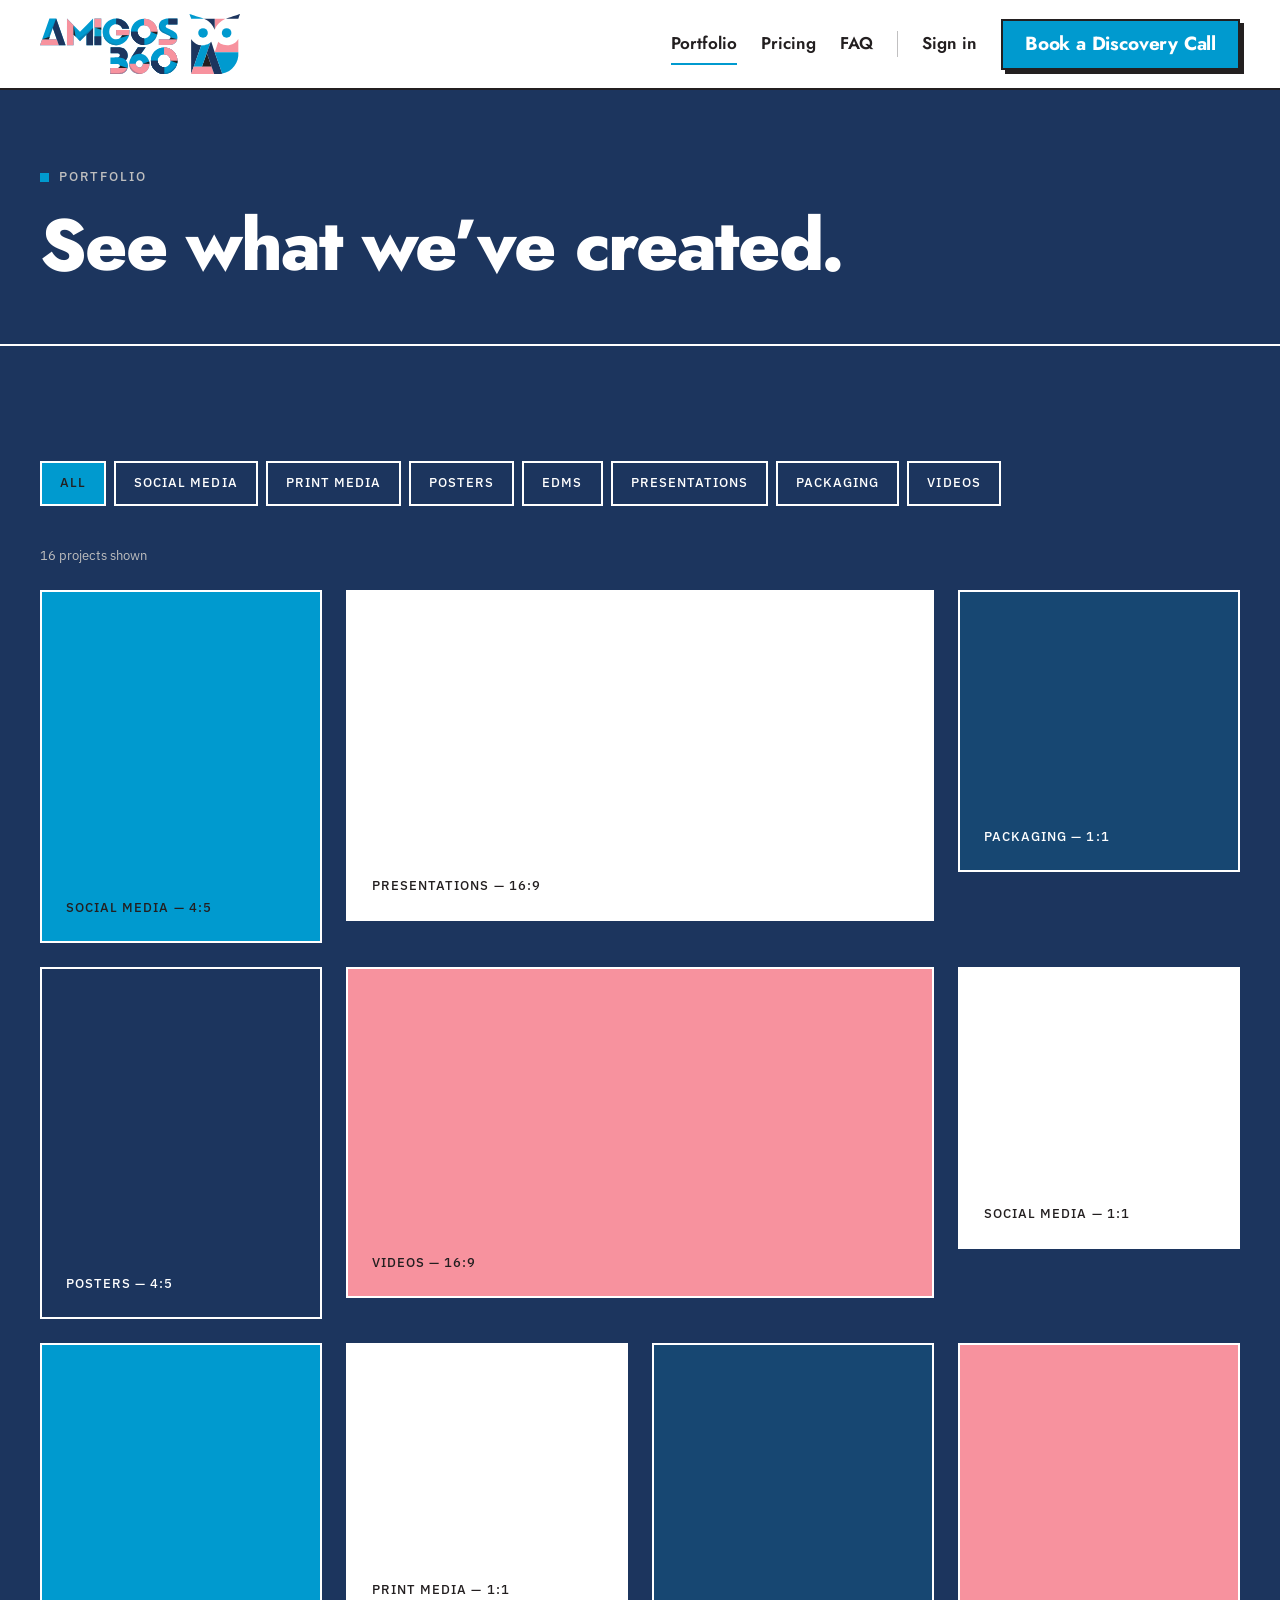
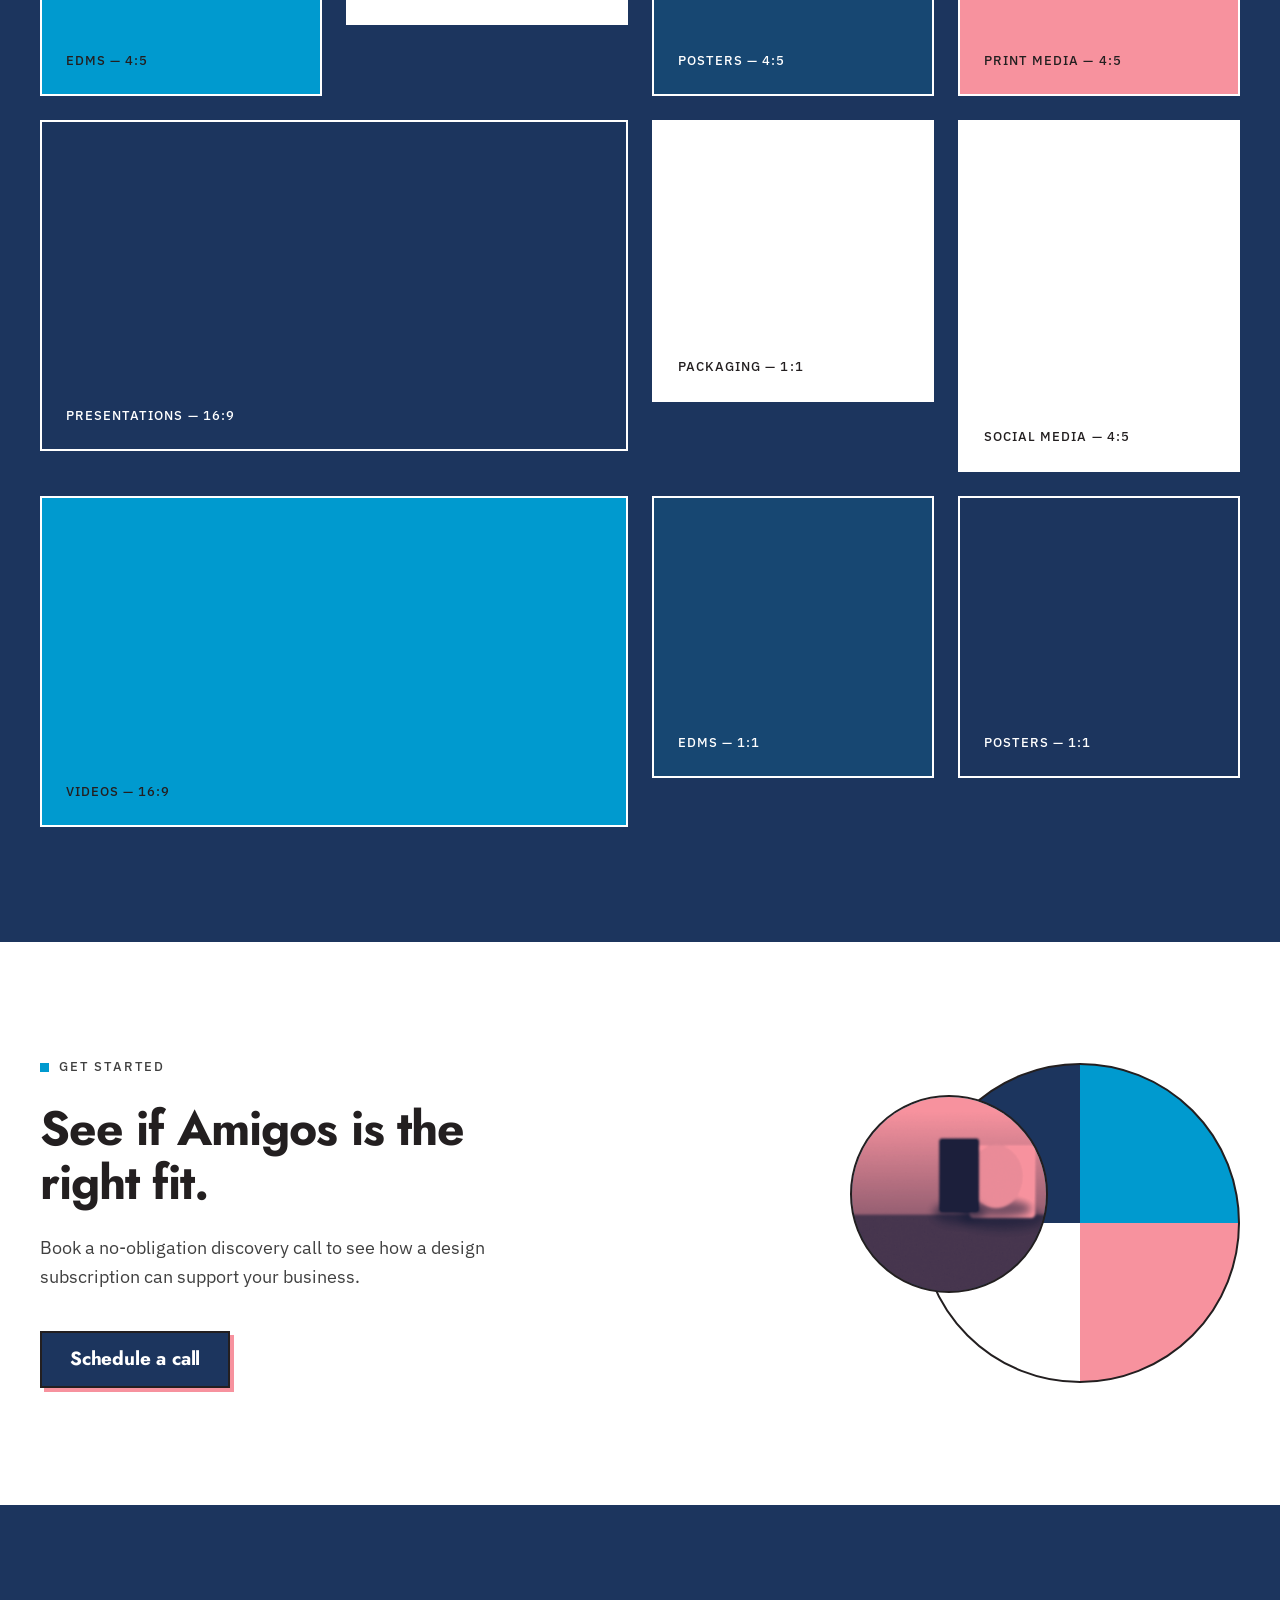
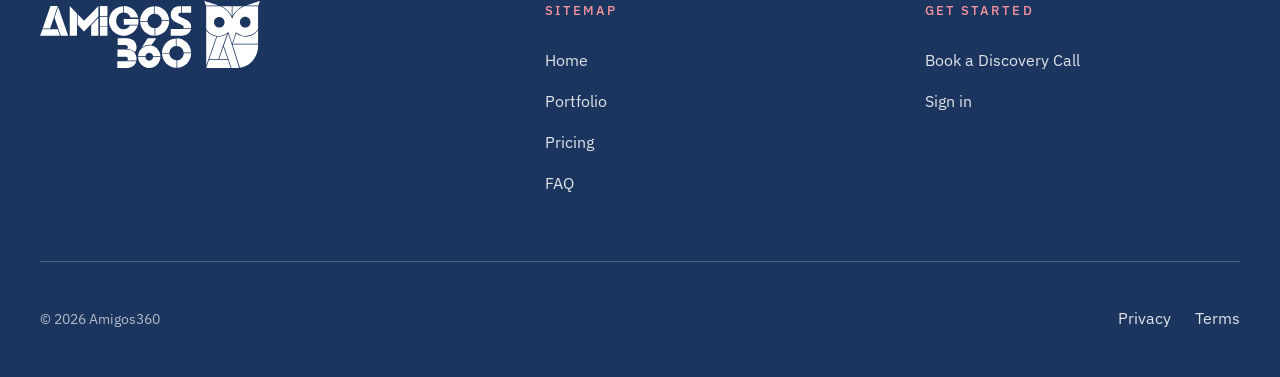
<file: portfolio.html>
<!DOCTYPE html>
<html lang="en-SG">
<head>
  <meta charset="UTF-8">
  <meta name="viewport" content="width=device-width, initial-scale=1">
  <title>Portfolio — Amigos360</title>
  <meta name="description" content="See what we&rsquo;ve created. Social media, print, posters, EDMs, presentations, packaging and video work by Amigos360.">

  <!-- Pre-launch. Remove both of these, and the Disallow in robots.txt, at sign-off. -->
  <meta name="robots" content="noindex, nofollow">

  <link rel="preconnect" href="https://fonts.googleapis.com">
  <link rel="preconnect" href="https://fonts.gstatic.com" crossorigin>
  <link href="https://fonts.googleapis.com/css2?family=IBM+Plex+Sans:wght@400;500;600&family=Jost:wght@400;500;600;700;800&display=swap" rel="stylesheet">
  <link rel="stylesheet" href="css/styles.css">
  <!-- Guide §1.4: the primary colour version is used wherever possible.
       TODO: this owl was derived by re-viewBox-ing the lockup, which §1.6
       lists as a don't. Request the approved favicon artwork from the client. -->
  <link rel="icon" href="assets/amigos360-owl-colour.svg" type="image/svg+xml">

  <!-- Scroll-reveal only hides content once JS is confirmed running.
       Webflow does the same thing with its w-mod-js class. -->
  <script>document.documentElement.className += " js-on";</script>
</head>
<body>

  <a class="skip-link" href="#main">Skip to main content</a>

  <!-- ===== NAVBAR (shared component — identical markup on every page) ===== -->
  <header class="navbar">
    <div class="container">
      <div class="navbar-inner">
        <a class="navbar-brand" href="index.html" aria-label="Amigos360 home">
          <!-- Guide §1.3: the lockup has a 200px digital floor and the wordmark
               a 150px one, so rather than undersize the lockup on a narrow
               canvas we step down to the wordmark and then to the symbol. CSS
               shows exactly one at a time. All three are alt="" because the
               link itself carries the accessible name. -->
          <img class="navbar-logo" src="assets/amigos360-full-logo-colour.svg" alt="">
          <img class="navbar-wordmark" src="assets/amigos360-wordmark-colour.svg" alt="">
          <img class="navbar-symbol" src="assets/amigos360-owl-colour.svg" alt="">
        </a>

        <button class="nav-toggle" type="button" aria-expanded="false" aria-controls="nav-menu" aria-label="Open menu">
          <span class="nav-toggle-bar"></span>
          <span class="nav-toggle-bar"></span>
          <span class="nav-toggle-bar"></span>
        </button>

        <nav class="nav-menu" id="nav-menu" aria-label="Main">
          <a class="nav-link nav-link-current" aria-current="page" href="portfolio.html">Portfolio</a>
          <a class="nav-link" href="pricing.html">Pricing</a>
          <a class="nav-link" href="faq.html">FAQ</a>
          <span class="nav-divider" aria-hidden="true"></span>
          <a class="nav-link" href="sign-in.html">Sign in</a>
          <a class="btn btn-primary nav-cta" href="book-a-call.html">Book a Discovery Call</a>
        </nav>
      </div>
    </div>
  </header>

  <main id="main">
    <section class="section-page-head">
      <div class="container">
        <p class="eyebrow reveal"><span class="eyebrow-marker" aria-hidden="true"></span>Portfolio</p>
        <h1 class="page-heading reveal">See what we&rsquo;ve created.</h1>
      </div>
    </section>

    <!-- ===== PORTFOLIO GRID =====
         Flat colour blocks, not the duotone photo system: real portfolio work
         must show in its own colours. Duotone is for brand photography only. -->
    <section class="section-portfolio">
      <div class="container">
        <div class="filter-bar reveal" role="group" aria-label="Filter projects by category">
          <button class="filter-button filter-button-active" type="button" data-filter="all" aria-pressed="true">All</button>
          <button class="filter-button" type="button" data-filter="social-media" aria-pressed="false">Social media</button>
          <button class="filter-button" type="button" data-filter="print-media" aria-pressed="false">Print media</button>
          <button class="filter-button" type="button" data-filter="posters" aria-pressed="false">Posters</button>
          <button class="filter-button" type="button" data-filter="edms" aria-pressed="false">EDMs</button>
          <button class="filter-button" type="button" data-filter="presentations" aria-pressed="false">Presentations</button>
          <button class="filter-button" type="button" data-filter="packaging" aria-pressed="false">Packaging</button>
          <button class="filter-button" type="button" data-filter="videos" aria-pressed="false">Videos</button>
        </div>
        <p class="filter-status" role="status">16 projects shown</p>

        <!-- TODO: replace all 16 tiles with real project imagery. -->
        <div class="portfolio-grid">
          <div class="portfolio-tile reveal placeholder-media placeholder-cerulean portfolio-tile-tall" data-category="social-media">
            <span class="placeholder-label">Social media — 4:5</span>
          </div>
          <div class="portfolio-tile reveal placeholder-media placeholder-white portfolio-tile-wide" data-category="presentations">
            <span class="placeholder-label">Presentations — 16:9</span>
          </div>
          <div class="portfolio-tile reveal placeholder-media placeholder-slate portfolio-tile-square" data-category="packaging">
            <span class="placeholder-label">Packaging — 1:1</span>
          </div>
          <div class="portfolio-tile reveal placeholder-media placeholder-paper portfolio-tile-tall" data-category="posters">
            <span class="placeholder-label">Posters — 4:5</span>
          </div>
          <div class="portfolio-tile reveal placeholder-media placeholder-blush portfolio-tile-wide" data-category="videos">
            <span class="placeholder-label">Videos — 16:9</span>
          </div>
          <div class="portfolio-tile reveal placeholder-media placeholder-white portfolio-tile-square" data-category="social-media">
            <span class="placeholder-label">Social media — 1:1</span>
          </div>
          <div class="portfolio-tile reveal placeholder-media placeholder-cerulean portfolio-tile-tall" data-category="edms">
            <span class="placeholder-label">EDMs — 4:5</span>
          </div>
          <div class="portfolio-tile reveal placeholder-media placeholder-white portfolio-tile-square" data-category="print-media">
            <span class="placeholder-label">Print media — 1:1</span>
          </div>
          <div class="portfolio-tile reveal placeholder-media placeholder-slate portfolio-tile-tall" data-category="posters">
            <span class="placeholder-label">Posters — 4:5</span>
          </div>
          <div class="portfolio-tile reveal placeholder-media placeholder-paper portfolio-tile-wide" data-category="presentations">
            <span class="placeholder-label">Presentations — 16:9</span>
          </div>
          <div class="portfolio-tile reveal placeholder-media placeholder-blush portfolio-tile-tall" data-category="print-media">
            <span class="placeholder-label">Print media — 4:5</span>
          </div>
          <div class="portfolio-tile reveal placeholder-media placeholder-white portfolio-tile-square" data-category="packaging">
            <span class="placeholder-label">Packaging — 1:1</span>
          </div>
          <div class="portfolio-tile reveal placeholder-media placeholder-cerulean portfolio-tile-wide" data-category="videos">
            <span class="placeholder-label">Videos — 16:9</span>
          </div>
          <div class="portfolio-tile reveal placeholder-media placeholder-white portfolio-tile-tall" data-category="social-media">
            <span class="placeholder-label">Social media — 4:5</span>
          </div>
          <div class="portfolio-tile reveal placeholder-media placeholder-slate portfolio-tile-square" data-category="edms">
            <span class="placeholder-label">EDMs — 1:1</span>
          </div>
          <div class="portfolio-tile reveal placeholder-media placeholder-paper portfolio-tile-square" data-category="posters">
            <span class="placeholder-label">Posters — 1:1</span>
          </div>
        </div>
      </div>
    </section>

<!-- ===== CTA BAND (shared component — reused on pricing, portfolio, faq) ===== -->
    <section class="section-cta">
      <div class="container">
        <div class="cta-inner">
          <div class="cta-content reveal">
            <!-- TODO: eyebrow copy needs client sign-off. Reuses the footer
                 column title wording so the vocabulary stays consistent. -->
            <p class="eyebrow eyebrow-light"><span class="eyebrow-marker eyebrow-marker-blush" aria-hidden="true"></span>Get started</p>
            <h2 class="cta-heading text-light">See if Amigos is the right fit.</h2>
            <p class="cta-sub">Book a no-obligation discovery call to see how a design subscription can support your business.</p>
            <div class="cta-actions">
              <a class="btn btn-paper" href="book-a-call.html">Schedule a call</a>
            </div>
          </div>

          <div class="cta-figure reveal">
            <div class="cta-dial" aria-hidden="true"></div>
            <div class="cta-photo photo photo-duo-blush photo-circle">
              <img class="photo-img" src="assets/photo-placeholder-square.jpg"
                   alt="Placeholder for Amigos studio photography" loading="lazy" width="1200" height="1200">
              <span class="photo-tint" aria-hidden="true"></span>
            </div>
          </div>
        </div>
      </div>
    </section>
  </main>

  <!-- ===== FOOTER (shared component — identical markup on every page) ===== -->
  <footer class="footer">
    <div class="container">
      <div class="footer-inner">
        <div class="footer-brand">
          <img class="footer-logo" src="assets/amigos360-full-logo-reverse-white.svg" alt="Amigos360">
          <!-- TODO: optional one-line footer blurb — use .footer-blurb. Client copy required. -->
        </div>

        <div class="footer-col">
          <h2 class="footer-col-title">Sitemap</h2>
          <ul class="footer-list">
            <li><a class="footer-link" href="index.html">Home</a></li>
            <li><a class="footer-link" href="portfolio.html">Portfolio</a></li>
            <li><a class="footer-link" href="pricing.html">Pricing</a></li>
            <li><a class="footer-link" href="faq.html">FAQ</a></li>
          </ul>
        </div>

        <div class="footer-col">
          <h2 class="footer-col-title">Get started</h2>
          <ul class="footer-list">
            <li><a class="footer-link" href="book-a-call.html">Book a Discovery Call</a></li>
            <li><a class="footer-link" href="sign-in.html">Sign in</a></li>
          </ul>
        </div>
      </div>

      <div class="footer-base">
        <p class="footer-copy">© 2026 Amigos360</p>
        <!-- TODO: legal pages not in scope — links point nowhere until pages exist. -->
        <div class="footer-legal">
          <a class="footer-link" href="#">Privacy</a>
          <a class="footer-link" href="#">Terms</a>
        </div>
      </div>
    </div>
  </footer>

  <script src="js/main.js"></script>
</body>
</html>
</file>
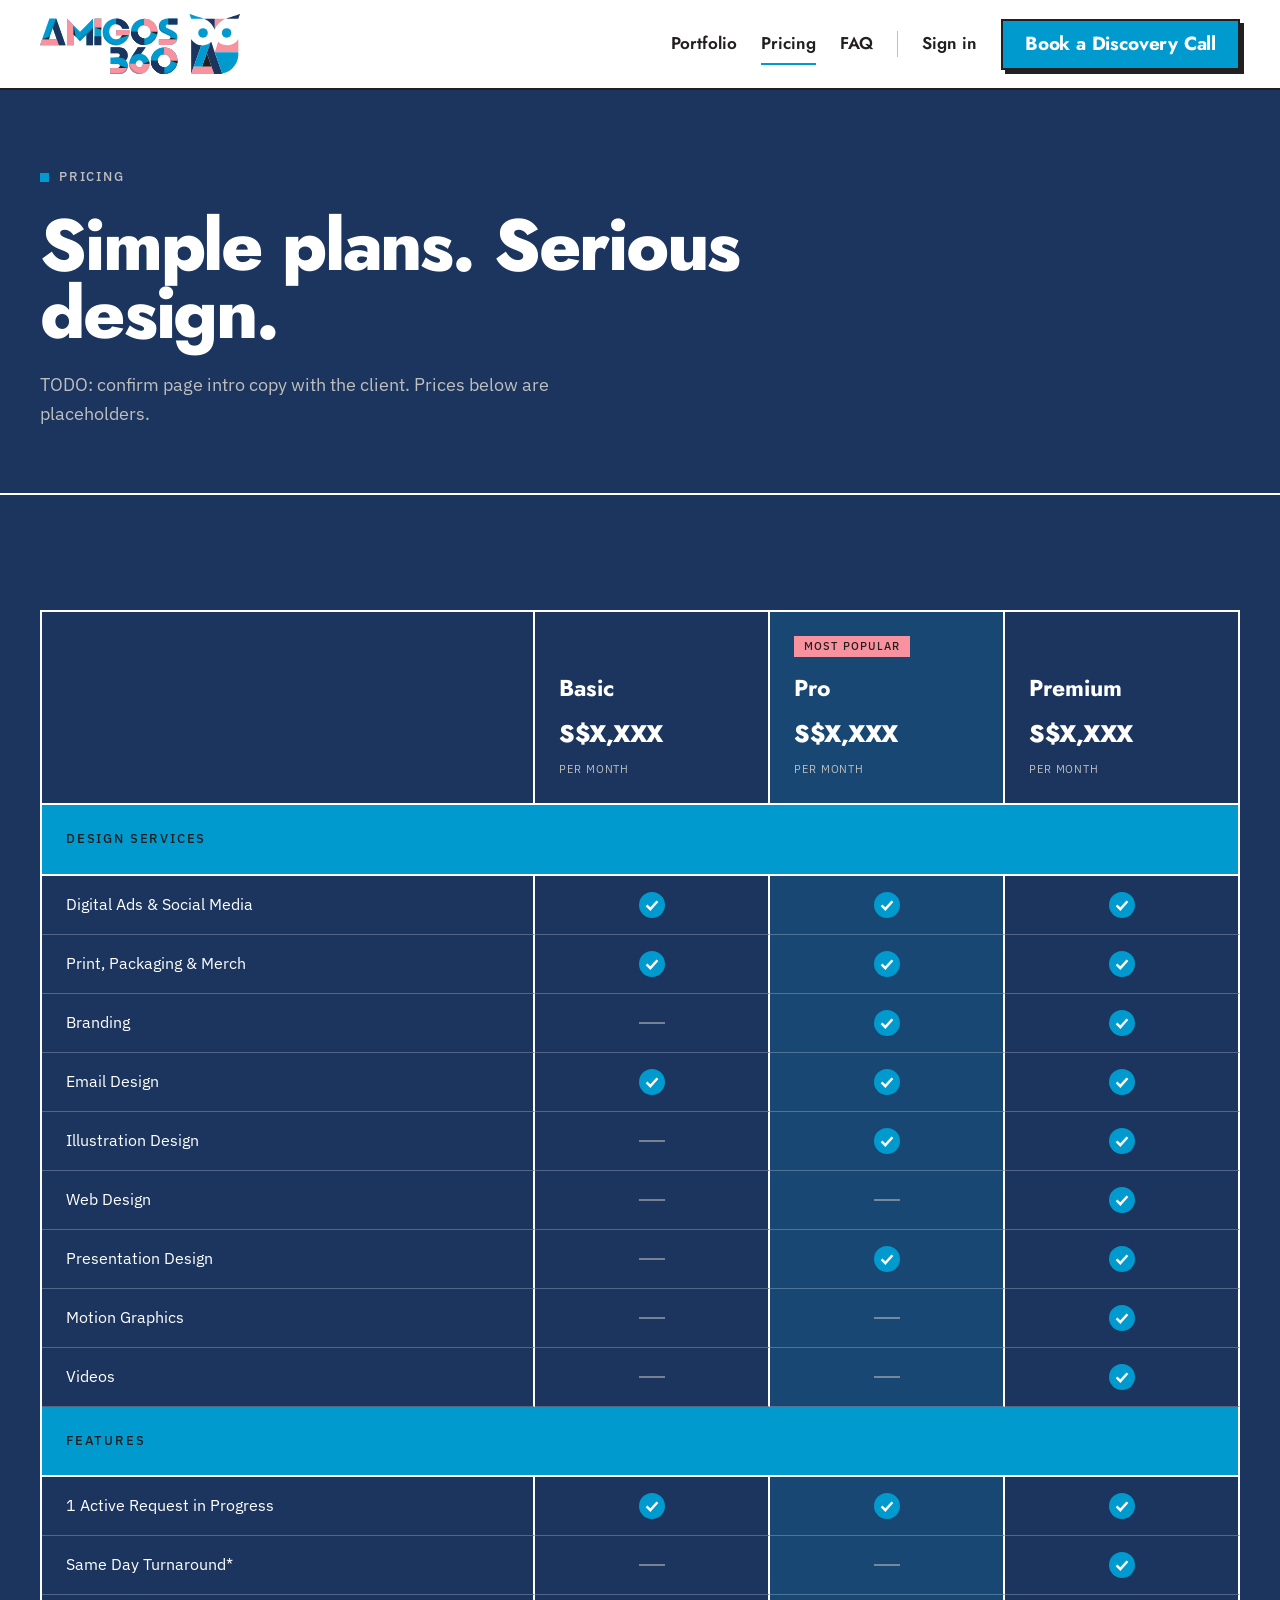
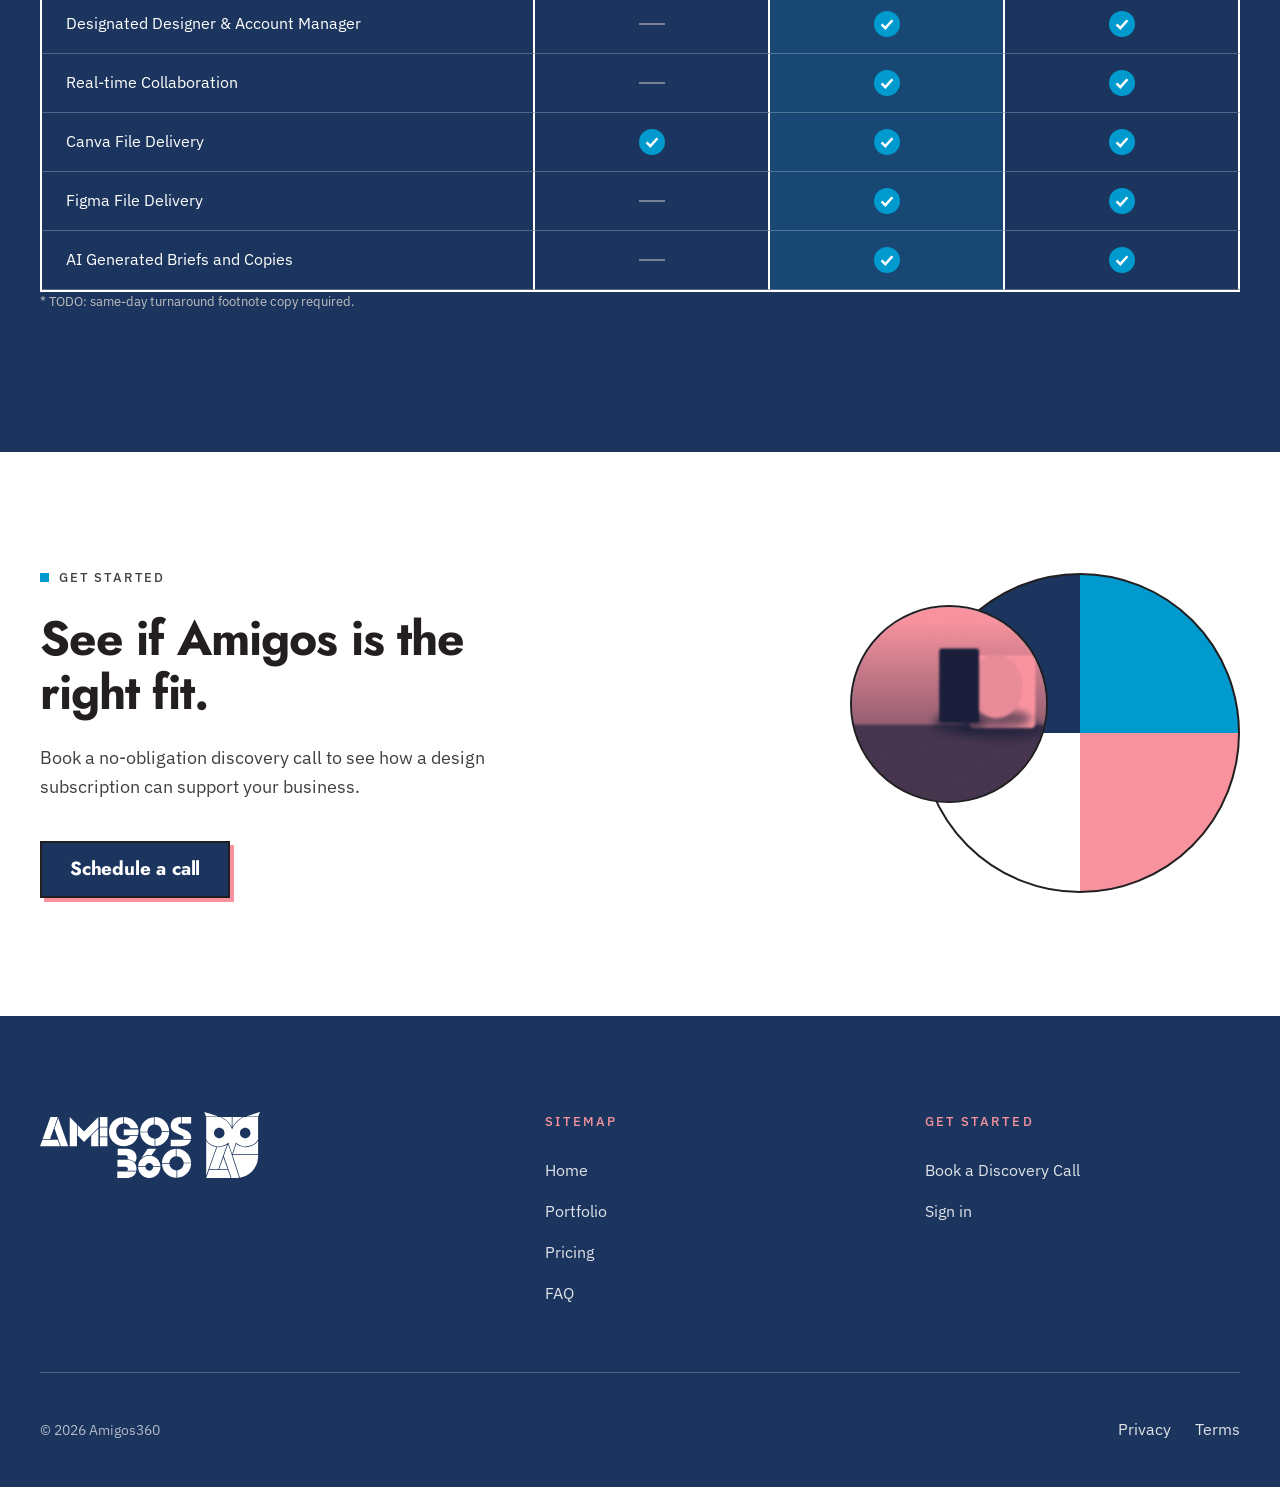
<file: pricing.html>
<!DOCTYPE html>
<html lang="en-SG">
<head>
  <meta charset="UTF-8">
  <meta name="viewport" content="width=device-width, initial-scale=1">
  <title>Pricing — Amigos360</title>
  <meta name="description" content="Basic, Pro and Premium design subscription plans from Amigos360.">

  <!-- Pre-launch. Remove both of these, and the Disallow in robots.txt, at sign-off. -->
  <meta name="robots" content="noindex, nofollow">

  <link rel="preconnect" href="https://fonts.googleapis.com">
  <link rel="preconnect" href="https://fonts.gstatic.com" crossorigin>
  <link href="https://fonts.googleapis.com/css2?family=IBM+Plex+Sans:wght@400;500;600&family=Jost:wght@400;500;600;700;800&display=swap" rel="stylesheet">
  <link rel="stylesheet" href="css/styles.css">
  <!-- Guide §1.4: the primary colour version is used wherever possible.
       TODO: this owl was derived by re-viewBox-ing the lockup, which §1.6
       lists as a don't. Request the approved favicon artwork from the client. -->
  <link rel="icon" href="assets/amigos360-owl-colour.svg" type="image/svg+xml">

  <!-- Scroll-reveal only hides content once JS is confirmed running.
       Webflow does the same thing with its w-mod-js class. -->
  <script>document.documentElement.className += " js-on";</script>
</head>
<body>

  <a class="skip-link" href="#main">Skip to main content</a>

  <!-- ===== NAVBAR (shared component — identical markup on every page) ===== -->
  <header class="navbar">
    <div class="container">
      <div class="navbar-inner">
        <a class="navbar-brand" href="index.html" aria-label="Amigos360 home">
          <!-- Guide §1.3: the lockup has a 200px digital floor and the wordmark
               a 150px one, so rather than undersize the lockup on a narrow
               canvas we step down to the wordmark and then to the symbol. CSS
               shows exactly one at a time. All three are alt="" because the
               link itself carries the accessible name. -->
          <img class="navbar-logo" src="assets/amigos360-full-logo-colour.svg" alt="">
          <img class="navbar-wordmark" src="assets/amigos360-wordmark-colour.svg" alt="">
          <img class="navbar-symbol" src="assets/amigos360-owl-colour.svg" alt="">
        </a>

        <button class="nav-toggle" type="button" aria-expanded="false" aria-controls="nav-menu" aria-label="Open menu">
          <span class="nav-toggle-bar"></span>
          <span class="nav-toggle-bar"></span>
          <span class="nav-toggle-bar"></span>
        </button>

        <nav class="nav-menu" id="nav-menu" aria-label="Main">
          <a class="nav-link" href="portfolio.html">Portfolio</a>
          <a class="nav-link nav-link-current" aria-current="page" href="pricing.html">Pricing</a>
          <a class="nav-link" href="faq.html">FAQ</a>
          <span class="nav-divider" aria-hidden="true"></span>
          <a class="nav-link" href="sign-in.html">Sign in</a>
          <a class="btn btn-primary nav-cta" href="book-a-call.html">Book a Discovery Call</a>
        </nav>
      </div>
    </div>
  </header>

  <main id="main">
    <section class="section-page-head">
      <div class="container">
        <p class="eyebrow reveal"><span class="eyebrow-marker" aria-hidden="true"></span>Pricing</p>
        <h1 class="page-heading reveal">Simple plans. Serious design.</h1>
        <p class="page-intro reveal">TODO: confirm page intro copy with the client. Prices below are placeholders.</p>
      </div>
    </section>

    <!-- ===== PLAN COMPARISON =====
         TODO: prices are S$X,XXX placeholders and the tier distribution below
         is a sensible guess — both need client confirmation before launch. -->
    <section class="section-pricing">
      <div class="container">
        <div class="pricing-table reveal" role="table" aria-label="Plan comparison">
        <div class="pricing-cell pricing-corner" role="columnheader"><span class="visually-hidden">Feature</span></div>
        <div class="plan-head" role="columnheader">
          <span class="plan-tag-slot"></span>
          <span class="plan-name">Basic</span>
          <span class="plan-price">S$X,XXX</span>
          <span class="plan-note">per month</span>
        </div>
        <div class="plan-head plan-head-featured" role="columnheader">
          <span class="plan-tag-slot"><span class="plan-tag">Most popular</span></span>
          <span class="plan-name">Pro</span>
          <span class="plan-price">S$X,XXX</span>
          <span class="plan-note">per month</span>
        </div>
        <div class="plan-head" role="columnheader">
          <span class="plan-tag-slot"></span>
          <span class="plan-name">Premium</span>
          <span class="plan-price">S$X,XXX</span>
          <span class="plan-note">per month</span>
        </div>
        <div class="group-title" role="rowgroup">Design services</div>
        <div class="feature-name" role="rowheader">Digital Ads &amp; Social Media</div>
        <div class="tier-cell" role="cell"><span class="tier-mark tier-yes" role="img" aria-label="Included in Basic"></span></div>
        <div class="tier-cell tier-cell-featured" role="cell"><span class="tier-mark tier-yes" role="img" aria-label="Included in Pro"></span></div>
        <div class="tier-cell" role="cell"><span class="tier-mark tier-yes" role="img" aria-label="Included in Premium"></span></div>
        <div class="feature-name" role="rowheader">Print, Packaging &amp; Merch</div>
        <div class="tier-cell" role="cell"><span class="tier-mark tier-yes" role="img" aria-label="Included in Basic"></span></div>
        <div class="tier-cell tier-cell-featured" role="cell"><span class="tier-mark tier-yes" role="img" aria-label="Included in Pro"></span></div>
        <div class="tier-cell" role="cell"><span class="tier-mark tier-yes" role="img" aria-label="Included in Premium"></span></div>
        <div class="feature-name" role="rowheader">Branding</div>
        <div class="tier-cell" role="cell"><span class="tier-mark tier-no" role="img" aria-label="Not included in Basic"></span></div>
        <div class="tier-cell tier-cell-featured" role="cell"><span class="tier-mark tier-yes" role="img" aria-label="Included in Pro"></span></div>
        <div class="tier-cell" role="cell"><span class="tier-mark tier-yes" role="img" aria-label="Included in Premium"></span></div>
        <div class="feature-name" role="rowheader">Email Design</div>
        <div class="tier-cell" role="cell"><span class="tier-mark tier-yes" role="img" aria-label="Included in Basic"></span></div>
        <div class="tier-cell tier-cell-featured" role="cell"><span class="tier-mark tier-yes" role="img" aria-label="Included in Pro"></span></div>
        <div class="tier-cell" role="cell"><span class="tier-mark tier-yes" role="img" aria-label="Included in Premium"></span></div>
        <div class="feature-name" role="rowheader">Illustration Design</div>
        <div class="tier-cell" role="cell"><span class="tier-mark tier-no" role="img" aria-label="Not included in Basic"></span></div>
        <div class="tier-cell tier-cell-featured" role="cell"><span class="tier-mark tier-yes" role="img" aria-label="Included in Pro"></span></div>
        <div class="tier-cell" role="cell"><span class="tier-mark tier-yes" role="img" aria-label="Included in Premium"></span></div>
        <div class="feature-name" role="rowheader">Web Design</div>
        <div class="tier-cell" role="cell"><span class="tier-mark tier-no" role="img" aria-label="Not included in Basic"></span></div>
        <div class="tier-cell tier-cell-featured" role="cell"><span class="tier-mark tier-no" role="img" aria-label="Not included in Pro"></span></div>
        <div class="tier-cell" role="cell"><span class="tier-mark tier-yes" role="img" aria-label="Included in Premium"></span></div>
        <div class="feature-name" role="rowheader">Presentation Design</div>
        <div class="tier-cell" role="cell"><span class="tier-mark tier-no" role="img" aria-label="Not included in Basic"></span></div>
        <div class="tier-cell tier-cell-featured" role="cell"><span class="tier-mark tier-yes" role="img" aria-label="Included in Pro"></span></div>
        <div class="tier-cell" role="cell"><span class="tier-mark tier-yes" role="img" aria-label="Included in Premium"></span></div>
        <div class="feature-name" role="rowheader">Motion Graphics</div>
        <div class="tier-cell" role="cell"><span class="tier-mark tier-no" role="img" aria-label="Not included in Basic"></span></div>
        <div class="tier-cell tier-cell-featured" role="cell"><span class="tier-mark tier-no" role="img" aria-label="Not included in Pro"></span></div>
        <div class="tier-cell" role="cell"><span class="tier-mark tier-yes" role="img" aria-label="Included in Premium"></span></div>
        <div class="feature-name" role="rowheader">Videos</div>
        <div class="tier-cell" role="cell"><span class="tier-mark tier-no" role="img" aria-label="Not included in Basic"></span></div>
        <div class="tier-cell tier-cell-featured" role="cell"><span class="tier-mark tier-no" role="img" aria-label="Not included in Pro"></span></div>
        <div class="tier-cell" role="cell"><span class="tier-mark tier-yes" role="img" aria-label="Included in Premium"></span></div>
        <div class="group-title" role="rowgroup">Features</div>
        <div class="feature-name" role="rowheader">1 Active Request in Progress</div>
        <div class="tier-cell" role="cell"><span class="tier-mark tier-yes" role="img" aria-label="Included in Basic"></span></div>
        <div class="tier-cell tier-cell-featured" role="cell"><span class="tier-mark tier-yes" role="img" aria-label="Included in Pro"></span></div>
        <div class="tier-cell" role="cell"><span class="tier-mark tier-yes" role="img" aria-label="Included in Premium"></span></div>
        <div class="feature-name" role="rowheader">Same Day Turnaround*</div>
        <div class="tier-cell" role="cell"><span class="tier-mark tier-no" role="img" aria-label="Not included in Basic"></span></div>
        <div class="tier-cell tier-cell-featured" role="cell"><span class="tier-mark tier-no" role="img" aria-label="Not included in Pro"></span></div>
        <div class="tier-cell" role="cell"><span class="tier-mark tier-yes" role="img" aria-label="Included in Premium"></span></div>
        <div class="feature-name" role="rowheader">Designated Designer &amp; Account Manager</div>
        <div class="tier-cell" role="cell"><span class="tier-mark tier-no" role="img" aria-label="Not included in Basic"></span></div>
        <div class="tier-cell tier-cell-featured" role="cell"><span class="tier-mark tier-yes" role="img" aria-label="Included in Pro"></span></div>
        <div class="tier-cell" role="cell"><span class="tier-mark tier-yes" role="img" aria-label="Included in Premium"></span></div>
        <div class="feature-name" role="rowheader">Real-time Collaboration</div>
        <div class="tier-cell" role="cell"><span class="tier-mark tier-no" role="img" aria-label="Not included in Basic"></span></div>
        <div class="tier-cell tier-cell-featured" role="cell"><span class="tier-mark tier-yes" role="img" aria-label="Included in Pro"></span></div>
        <div class="tier-cell" role="cell"><span class="tier-mark tier-yes" role="img" aria-label="Included in Premium"></span></div>
        <div class="feature-name" role="rowheader">Canva File Delivery</div>
        <div class="tier-cell" role="cell"><span class="tier-mark tier-yes" role="img" aria-label="Included in Basic"></span></div>
        <div class="tier-cell tier-cell-featured" role="cell"><span class="tier-mark tier-yes" role="img" aria-label="Included in Pro"></span></div>
        <div class="tier-cell" role="cell"><span class="tier-mark tier-yes" role="img" aria-label="Included in Premium"></span></div>
        <div class="feature-name" role="rowheader">Figma File Delivery</div>
        <div class="tier-cell" role="cell"><span class="tier-mark tier-no" role="img" aria-label="Not included in Basic"></span></div>
        <div class="tier-cell tier-cell-featured" role="cell"><span class="tier-mark tier-yes" role="img" aria-label="Included in Pro"></span></div>
        <div class="tier-cell" role="cell"><span class="tier-mark tier-yes" role="img" aria-label="Included in Premium"></span></div>
        <div class="feature-name" role="rowheader">AI Generated Briefs and Copies</div>
        <div class="tier-cell" role="cell"><span class="tier-mark tier-no" role="img" aria-label="Not included in Basic"></span></div>
        <div class="tier-cell tier-cell-featured" role="cell"><span class="tier-mark tier-yes" role="img" aria-label="Included in Pro"></span></div>
        <div class="tier-cell" role="cell"><span class="tier-mark tier-yes" role="img" aria-label="Included in Premium"></span></div>
        </div>

        <!-- Mobile equivalent of the table above; one is always display:none -->
        <div class="plan-cards">
        <article class="plan-card reveal">
          <div class="plan-card-head">
            <h2 class="plan-name">Basic</h2>
            <span class="plan-price">S$X,XXX</span>
            <span class="plan-note">per month</span>
          </div>
          <div class="plan-card-body">
            <p class="plan-card-group">Design services</p>
            <div class="plan-card-item"><span class="tier-mark tier-yes" role="img" aria-label="Included"></span>Digital Ads &amp; Social Media</div>
            <div class="plan-card-item"><span class="tier-mark tier-yes" role="img" aria-label="Included"></span>Print, Packaging &amp; Merch</div>
            <div class="plan-card-item plan-card-item-off"><span class="tier-mark tier-no" role="img" aria-label="Not included"></span>Branding</div>
            <div class="plan-card-item"><span class="tier-mark tier-yes" role="img" aria-label="Included"></span>Email Design</div>
            <div class="plan-card-item plan-card-item-off"><span class="tier-mark tier-no" role="img" aria-label="Not included"></span>Illustration Design</div>
            <div class="plan-card-item plan-card-item-off"><span class="tier-mark tier-no" role="img" aria-label="Not included"></span>Web Design</div>
            <div class="plan-card-item plan-card-item-off"><span class="tier-mark tier-no" role="img" aria-label="Not included"></span>Presentation Design</div>
            <div class="plan-card-item plan-card-item-off"><span class="tier-mark tier-no" role="img" aria-label="Not included"></span>Motion Graphics</div>
            <div class="plan-card-item plan-card-item-off"><span class="tier-mark tier-no" role="img" aria-label="Not included"></span>Videos</div>
            <p class="plan-card-group">Features</p>
            <div class="plan-card-item"><span class="tier-mark tier-yes" role="img" aria-label="Included"></span>1 Active Request in Progress</div>
            <div class="plan-card-item plan-card-item-off"><span class="tier-mark tier-no" role="img" aria-label="Not included"></span>Same Day Turnaround*</div>
            <div class="plan-card-item plan-card-item-off"><span class="tier-mark tier-no" role="img" aria-label="Not included"></span>Designated Designer &amp; Account Manager</div>
            <div class="plan-card-item plan-card-item-off"><span class="tier-mark tier-no" role="img" aria-label="Not included"></span>Real-time Collaboration</div>
            <div class="plan-card-item"><span class="tier-mark tier-yes" role="img" aria-label="Included"></span>Canva File Delivery</div>
            <div class="plan-card-item plan-card-item-off"><span class="tier-mark tier-no" role="img" aria-label="Not included"></span>Figma File Delivery</div>
            <div class="plan-card-item plan-card-item-off"><span class="tier-mark tier-no" role="img" aria-label="Not included"></span>AI Generated Briefs and Copies</div>
          </div>
          <div class="plan-card-cta">
            <a class="btn btn-primary btn-full" href="book-a-call.html">Book a Discovery Call</a>
          </div>
        </article>
        <article class="plan-card reveal">
          <div class="plan-card-head">
            <h2 class="plan-name">Pro</h2>
            <span class="plan-tag">Most popular</span>
            <span class="plan-price">S$X,XXX</span>
            <span class="plan-note">per month</span>
          </div>
          <div class="plan-card-body">
            <p class="plan-card-group">Design services</p>
            <div class="plan-card-item"><span class="tier-mark tier-yes" role="img" aria-label="Included"></span>Digital Ads &amp; Social Media</div>
            <div class="plan-card-item"><span class="tier-mark tier-yes" role="img" aria-label="Included"></span>Print, Packaging &amp; Merch</div>
            <div class="plan-card-item"><span class="tier-mark tier-yes" role="img" aria-label="Included"></span>Branding</div>
            <div class="plan-card-item"><span class="tier-mark tier-yes" role="img" aria-label="Included"></span>Email Design</div>
            <div class="plan-card-item"><span class="tier-mark tier-yes" role="img" aria-label="Included"></span>Illustration Design</div>
            <div class="plan-card-item plan-card-item-off"><span class="tier-mark tier-no" role="img" aria-label="Not included"></span>Web Design</div>
            <div class="plan-card-item"><span class="tier-mark tier-yes" role="img" aria-label="Included"></span>Presentation Design</div>
            <div class="plan-card-item plan-card-item-off"><span class="tier-mark tier-no" role="img" aria-label="Not included"></span>Motion Graphics</div>
            <div class="plan-card-item plan-card-item-off"><span class="tier-mark tier-no" role="img" aria-label="Not included"></span>Videos</div>
            <p class="plan-card-group">Features</p>
            <div class="plan-card-item"><span class="tier-mark tier-yes" role="img" aria-label="Included"></span>1 Active Request in Progress</div>
            <div class="plan-card-item plan-card-item-off"><span class="tier-mark tier-no" role="img" aria-label="Not included"></span>Same Day Turnaround*</div>
            <div class="plan-card-item"><span class="tier-mark tier-yes" role="img" aria-label="Included"></span>Designated Designer &amp; Account Manager</div>
            <div class="plan-card-item"><span class="tier-mark tier-yes" role="img" aria-label="Included"></span>Real-time Collaboration</div>
            <div class="plan-card-item"><span class="tier-mark tier-yes" role="img" aria-label="Included"></span>Canva File Delivery</div>
            <div class="plan-card-item"><span class="tier-mark tier-yes" role="img" aria-label="Included"></span>Figma File Delivery</div>
            <div class="plan-card-item"><span class="tier-mark tier-yes" role="img" aria-label="Included"></span>AI Generated Briefs and Copies</div>
          </div>
          <div class="plan-card-cta">
            <a class="btn btn-primary btn-full" href="book-a-call.html">Book a Discovery Call</a>
          </div>
        </article>
        <article class="plan-card reveal">
          <div class="plan-card-head">
            <h2 class="plan-name">Premium</h2>
            <span class="plan-price">S$X,XXX</span>
            <span class="plan-note">per month</span>
          </div>
          <div class="plan-card-body">
            <p class="plan-card-group">Design services</p>
            <div class="plan-card-item"><span class="tier-mark tier-yes" role="img" aria-label="Included"></span>Digital Ads &amp; Social Media</div>
            <div class="plan-card-item"><span class="tier-mark tier-yes" role="img" aria-label="Included"></span>Print, Packaging &amp; Merch</div>
            <div class="plan-card-item"><span class="tier-mark tier-yes" role="img" aria-label="Included"></span>Branding</div>
            <div class="plan-card-item"><span class="tier-mark tier-yes" role="img" aria-label="Included"></span>Email Design</div>
            <div class="plan-card-item"><span class="tier-mark tier-yes" role="img" aria-label="Included"></span>Illustration Design</div>
            <div class="plan-card-item"><span class="tier-mark tier-yes" role="img" aria-label="Included"></span>Web Design</div>
            <div class="plan-card-item"><span class="tier-mark tier-yes" role="img" aria-label="Included"></span>Presentation Design</div>
            <div class="plan-card-item"><span class="tier-mark tier-yes" role="img" aria-label="Included"></span>Motion Graphics</div>
            <div class="plan-card-item"><span class="tier-mark tier-yes" role="img" aria-label="Included"></span>Videos</div>
            <p class="plan-card-group">Features</p>
            <div class="plan-card-item"><span class="tier-mark tier-yes" role="img" aria-label="Included"></span>1 Active Request in Progress</div>
            <div class="plan-card-item"><span class="tier-mark tier-yes" role="img" aria-label="Included"></span>Same Day Turnaround*</div>
            <div class="plan-card-item"><span class="tier-mark tier-yes" role="img" aria-label="Included"></span>Designated Designer &amp; Account Manager</div>
            <div class="plan-card-item"><span class="tier-mark tier-yes" role="img" aria-label="Included"></span>Real-time Collaboration</div>
            <div class="plan-card-item"><span class="tier-mark tier-yes" role="img" aria-label="Included"></span>Canva File Delivery</div>
            <div class="plan-card-item"><span class="tier-mark tier-yes" role="img" aria-label="Included"></span>Figma File Delivery</div>
            <div class="plan-card-item"><span class="tier-mark tier-yes" role="img" aria-label="Included"></span>AI Generated Briefs and Copies</div>
          </div>
          <div class="plan-card-cta">
            <a class="btn btn-primary btn-full" href="book-a-call.html">Book a Discovery Call</a>
          </div>
        </article>
        </div>

        <p class="filter-status">* TODO: same-day turnaround footnote copy required.</p>
      </div>
    </section>

<!-- ===== CTA BAND (shared component — reused on pricing, portfolio, faq) ===== -->
    <section class="section-cta">
      <div class="container">
        <div class="cta-inner">
          <div class="cta-content reveal">
            <!-- TODO: eyebrow copy needs client sign-off. Reuses the footer
                 column title wording so the vocabulary stays consistent. -->
            <p class="eyebrow eyebrow-light"><span class="eyebrow-marker eyebrow-marker-blush" aria-hidden="true"></span>Get started</p>
            <h2 class="cta-heading text-light">See if Amigos is the right fit.</h2>
            <p class="cta-sub">Book a no-obligation discovery call to see how a design subscription can support your business.</p>
            <div class="cta-actions">
              <a class="btn btn-paper" href="book-a-call.html">Schedule a call</a>
            </div>
          </div>

          <div class="cta-figure reveal">
            <div class="cta-dial" aria-hidden="true"></div>
            <div class="cta-photo photo photo-duo-blush photo-circle">
              <img class="photo-img" src="assets/photo-placeholder-square.jpg"
                   alt="Placeholder for Amigos studio photography" loading="lazy" width="1200" height="1200">
              <span class="photo-tint" aria-hidden="true"></span>
            </div>
          </div>
        </div>
      </div>
    </section>
  </main>

  <!-- ===== FOOTER (shared component — identical markup on every page) ===== -->
  <footer class="footer">
    <div class="container">
      <div class="footer-inner">
        <div class="footer-brand">
          <img class="footer-logo" src="assets/amigos360-full-logo-reverse-white.svg" alt="Amigos360">
          <!-- TODO: optional one-line footer blurb — use .footer-blurb. Client copy required. -->
        </div>

        <div class="footer-col">
          <h2 class="footer-col-title">Sitemap</h2>
          <ul class="footer-list">
            <li><a class="footer-link" href="index.html">Home</a></li>
            <li><a class="footer-link" href="portfolio.html">Portfolio</a></li>
            <li><a class="footer-link" href="pricing.html">Pricing</a></li>
            <li><a class="footer-link" href="faq.html">FAQ</a></li>
          </ul>
        </div>

        <div class="footer-col">
          <h2 class="footer-col-title">Get started</h2>
          <ul class="footer-list">
            <li><a class="footer-link" href="book-a-call.html">Book a Discovery Call</a></li>
            <li><a class="footer-link" href="sign-in.html">Sign in</a></li>
          </ul>
        </div>
      </div>

      <div class="footer-base">
        <p class="footer-copy">© 2026 Amigos360</p>
        <!-- TODO: legal pages not in scope — links point nowhere until pages exist. -->
        <div class="footer-legal">
          <a class="footer-link" href="#">Privacy</a>
          <a class="footer-link" href="#">Terms</a>
        </div>
      </div>
    </div>
  </footer>

  <script src="js/main.js"></script>
</body>
</html>
</file>
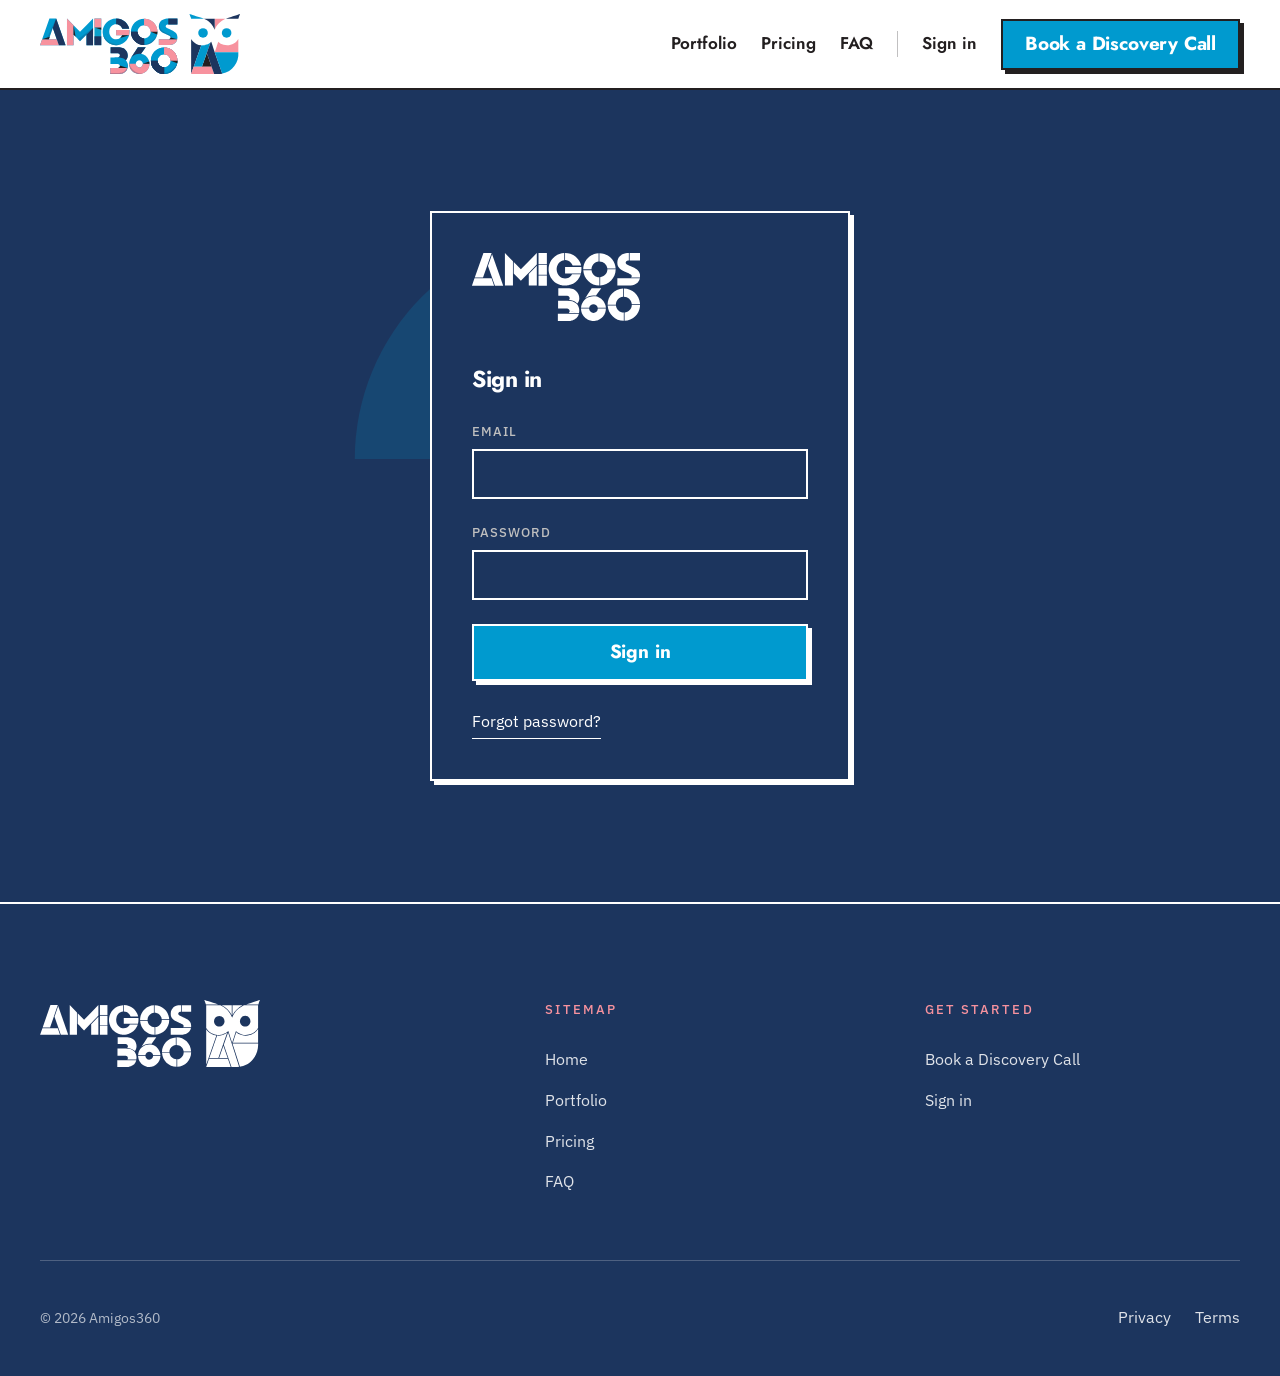
<file: sign-in.html>
<!DOCTYPE html>
<html lang="en-SG">
<head>
  <meta charset="UTF-8">
  <meta name="viewport" content="width=device-width, initial-scale=1">
  <title>Sign in — Amigos360</title>
  <meta name="description" content="Sign in to your Amigos360 dashboard.">

  <!-- Pre-launch. Remove both of these, and the Disallow in robots.txt, at sign-off. -->
  <meta name="robots" content="noindex, nofollow">

  <link rel="preconnect" href="https://fonts.googleapis.com">
  <link rel="preconnect" href="https://fonts.gstatic.com" crossorigin>
  <link href="https://fonts.googleapis.com/css2?family=IBM+Plex+Sans:wght@400;500;600&family=Jost:wght@400;500;600;700;800&display=swap" rel="stylesheet">
  <link rel="stylesheet" href="css/styles.css">
  <!-- Guide §1.4: the primary colour version is used wherever possible.
       TODO: this owl was derived by re-viewBox-ing the lockup, which §1.6
       lists as a don't. Request the approved favicon artwork from the client. -->
  <link rel="icon" href="assets/amigos360-owl-colour.svg" type="image/svg+xml">

  <!-- Scroll-reveal only hides content once JS is confirmed running.
       Webflow does the same thing with its w-mod-js class. -->
  <script>document.documentElement.className += " js-on";</script>
</head>
<body>

  <a class="skip-link" href="#main">Skip to main content</a>

  <!-- ===== NAVBAR (shared component — identical markup on every page) ===== -->
  <header class="navbar">
    <div class="container">
      <div class="navbar-inner">
        <a class="navbar-brand" href="index.html" aria-label="Amigos360 home">
          <!-- Guide §1.3: the lockup has a 200px digital floor and the wordmark
               a 150px one, so rather than undersize the lockup on a narrow
               canvas we step down to the wordmark and then to the symbol. CSS
               shows exactly one at a time. All three are alt="" because the
               link itself carries the accessible name. -->
          <img class="navbar-logo" src="assets/amigos360-full-logo-colour.svg" alt="">
          <img class="navbar-wordmark" src="assets/amigos360-wordmark-colour.svg" alt="">
          <img class="navbar-symbol" src="assets/amigos360-owl-colour.svg" alt="">
        </a>

        <button class="nav-toggle" type="button" aria-expanded="false" aria-controls="nav-menu" aria-label="Open menu">
          <span class="nav-toggle-bar"></span>
          <span class="nav-toggle-bar"></span>
          <span class="nav-toggle-bar"></span>
        </button>

        <nav class="nav-menu" id="nav-menu" aria-label="Main">
          <a class="nav-link" href="portfolio.html">Portfolio</a>
          <a class="nav-link" href="pricing.html">Pricing</a>
          <a class="nav-link" href="faq.html">FAQ</a>
          <span class="nav-divider" aria-hidden="true"></span>
          <a class="nav-link" href="sign-in.html">Sign in</a>
          <a class="btn btn-primary nav-cta" href="book-a-call.html">Book a Discovery Call</a>
        </nav>
      </div>
    </div>
  </header>

  <main id="main">
    <section class="section-signin">
      <div class="signin-shape" aria-hidden="true"></div>
      <div class="container">
        <div class="signin-card reveal">
          <img class="signin-logo" src="assets/amigos360-wordmark-reverse-white.svg" alt="Amigos360">
          <h1 class="signin-title">Sign in</h1>

          <!-- Mockup only: no dashboard and no authentication behind this. -->
          <form class="signin-form" novalidate>
            <div class="form-field">
              <label class="form-label" for="signin-email">Email</label>
              <input class="form-input" type="email" id="signin-email" name="email" autocomplete="email">
            </div>
            <div class="form-field">
              <label class="form-label" for="signin-password">Password</label>
              <input class="form-input" type="password" id="signin-password" name="password"
                     autocomplete="current-password">
            </div>
            <button class="btn btn-primary btn-full" type="submit">Sign in</button>
          </form>

          <a class="forgot-link" href="#">Forgot password?</a>
        </div>
      </div>
    </section>
  </main>

  <!-- ===== FOOTER (shared component — identical markup on every page) ===== -->
  <footer class="footer">
    <div class="container">
      <div class="footer-inner">
        <div class="footer-brand">
          <img class="footer-logo" src="assets/amigos360-full-logo-reverse-white.svg" alt="Amigos360">
          <!-- TODO: optional one-line footer blurb — use .footer-blurb. Client copy required. -->
        </div>

        <div class="footer-col">
          <h2 class="footer-col-title">Sitemap</h2>
          <ul class="footer-list">
            <li><a class="footer-link" href="index.html">Home</a></li>
            <li><a class="footer-link" href="portfolio.html">Portfolio</a></li>
            <li><a class="footer-link" href="pricing.html">Pricing</a></li>
            <li><a class="footer-link" href="faq.html">FAQ</a></li>
          </ul>
        </div>

        <div class="footer-col">
          <h2 class="footer-col-title">Get started</h2>
          <ul class="footer-list">
            <li><a class="footer-link" href="book-a-call.html">Book a Discovery Call</a></li>
            <li><a class="footer-link" href="sign-in.html">Sign in</a></li>
          </ul>
        </div>
      </div>

      <div class="footer-base">
        <p class="footer-copy">© 2026 Amigos360</p>
        <!-- TODO: legal pages not in scope — links point nowhere until pages exist. -->
        <div class="footer-legal">
          <a class="footer-link" href="#">Privacy</a>
          <a class="footer-link" href="#">Terms</a>
        </div>
      </div>
    </div>
  </footer>

  <script src="js/main.js"></script>
</body>
</html>
</file>
<file: css/styles.css>
/* =========================================================================
   AMIGOS360 — styles.css
   Bauhaus-derived design system. Vanilla CSS, desktop-first.
   Breakpoints match Webflow defaults: 1280 / 992 / 768 / 480.
   Style via classes only. Max 2 levels of descendant selectors.
   ========================================================================= */

/* ===== TOKENS ===== */
:root {
  /* Brand colour — Brand Guidelines v2 §2.1, cross-checked against the logo SVGs */
  --cerulean:    #009ACF;   /* PANTONE 6121 C — logo .cls-1 / .cls-7 */
  --deep-slate:  #1C355E;   /* PANTONE 534 C  — logo .cls-2 / .cls-3 */
  --blush:       #F7929E;   /* PANTONE 6043 C — logo .cls-6. The guide's own RGB
                               (245,146,159) disagrees with its HEX by ~2/255;
                               the HEX is taken as authoritative. */

  /* ---- DARK THEME ------------------------------------------------------
     One theme, dark. Deep Slate is the ground, which is why it is a brand
     colour rather than an invented dark: §1.5 shows the reverse-white lockup
     on exactly this background, and the guide's own cover and section
     dividers use it.

     The light build separated cards from the ground with 2px ink borders and
     4px ink print shadows. This one runs the identical mechanism inverted —
     white borders, white shadows, on slate — so the construction stays
     visible, which is the whole point of it.

     --fg and --ground are named for their ROLE, not their colour, because the
     role is what the ~60 call sites actually care about.                   */
  --ground:      #1C355E;   /* page AND card fill — Deep Slate, PANTONE 534 C */
  --fg:          #FFFFFF;   /* text, 2px borders, 4px print shadows — 12.2:1  */
  --fg-muted:    var(--black-25);   /* 6.6:1 on slate                        */

  /* Text sitting on a LIGHT fill — blush tiles, white tiles, the inverted CTA
     band. This is the old --ink value and keeps its meaning (cls-5 in the
     official logo artwork, used 11× in the lockup), but it carries no
     structural role any more: ink on slate is 1.3:1. */
  --on-light:    #231F20;

  /* §2.1's black ramp. The light build read it from the dark end for muted
     text; this one reads it from the light end. Same ramp, other direction. */
  --white:       #FFFFFF;   /* 100% White */
  --black-75:    #404040;   /* 1.2:1 on slate — unusable here, kept for reference */
  --black-50:    #808080;   /* 1.9:1 on slate — non-text only */
  --black-25:    #BFBFBF;   /* 6.6:1 on slate — muted body text */

  /* Brand colours mixed into the ground at 18%. Flat fills only, never behind
     text. The light build's #E5F4FA / #FDEBED were light tints and die on a
     dark ground. Derived rather than specified — flagged for sign-off, exactly
     like the pair they replace. */
  --cerulean-deep: #174772;
  --blush-deep:    #43466A;

  /* Type — the guide specifies exactly TWO faces. Do not add a third.
     §3.1 primary (Mont) carries headlines, titles and key messaging.
     §3.2 secondary (Helvetica Now) carries body copy, supporting information,
     CAPTIONS and digital content — micro-labels are captions, so they belong
     here rather than in a utility face of their own. */
  --font-display: "Jost", "Century Gothic", "Futura", sans-serif;
  --font-body:    "IBM Plex Sans", "Helvetica Neue", Arial, sans-serif;

  --fs-h1:      clamp(3rem, 7vw, 6rem);
  --fs-h2:      clamp(2.125rem, 4.2vw, 3rem);
  --fs-h3:      clamp(1.25rem, 1.8vw, 1.5rem);
  --fs-body:    1.125rem;
  --fs-body-sm: 1rem;
  --fs-label:   0.8125rem;
  --fs-numeral: clamp(4rem, 8vw, 7.5rem);

  --lh-tight: 0.94;
  --lh-snug:  1.12;
  --lh-body:  1.6;

  /* Spacing */
  --s-xs:  8px;
  --s-sm:  16px;
  --s-md:  24px;
  --s-lg:  40px;
  --s-xl:  64px;
  --s-2xl: 96px;
  --s-3xl: 128px;

  --section-py: clamp(64px, 9vw, 128px);
  --container-max: 1280px;
  --container-pad: clamp(20px, 5vw, 40px);

  /* Structure — Bauhaus keeps its construction visible. On a dark ground the
     hairline inverts to white at low alpha; ink at 16% would be invisible. */
  --rule: 1px solid rgba(255, 255, 255, 0.24);
  --rule-strong: 2px solid var(--fg);

  /* The same two rules for the LIGHT ISLANDS — the navbar and the CTA band,
     which invert against the dark page. Anything structural inside one of
     those has to use these, or it draws white on white. */
  --rule-on-light: 1px solid rgba(35, 31, 32, 0.16);
  --rule-strong-on-light: 2px solid var(--on-light);
  --border-w: 2px;
  --print-shadow: 4px 4px 0 var(--fg);
  --print-shadow-sm: 3px 3px 0 var(--fg);

  --ease: cubic-bezier(0.2, 0.7, 0.3, 1);
  /* Entrance curve. Strong ease-out — never ease-in on an entrance, it delays
     the exact moment the eye is on the element. */
  --ease-out: cubic-bezier(0.23, 1, 0.32, 1);
  --reveal-dur: 600ms;
  --reveal-step: 70ms;   /* stagger interval, inside the 30-80ms band */
}

/* ===== RESET & BASE ===== */
*,
*::before,
*::after { box-sizing: border-box; }

/* The UA stylesheet's [hidden] { display: none } is a *user-agent* rule, so ANY
   author rule that sets display beats it. .placeholder-media sets display:flex,
   which silently defeated the portfolio filter — filtered-out tiles stayed on
   screen. Enforce it once here so hiding works on every element. */
[hidden] { display: none !important; }

html { -webkit-text-size-adjust: 100%; scroll-behavior: smooth; }

body {
  margin: 0;
  background-color: var(--ground);
  color: var(--fg);
  font-family: var(--font-body);
  font-size: var(--fs-body);
  line-height: var(--lh-body);
  -webkit-font-smoothing: antialiased;
}

img { max-width: 100%; height: auto; display: block; border: 0; }

h1, h2, h3, h4 {
  margin: 0;
  font-family: var(--font-display);
  font-weight: 700;
  letter-spacing: -0.02em;
}

p { margin: 0; }

ul { margin: 0; padding: 0; list-style: none; }

a { color: inherit; text-decoration: none; }

button { font: inherit; color: inherit; background: none; border: 0; cursor: pointer; }

/* Visible focus on every interactive element — Bauhaus-appropriate hard ring */
a:focus-visible,
button:focus-visible,
input:focus-visible,
select:focus-visible,
summary:focus-visible {
  outline: 3px solid var(--cerulean);
  outline-offset: 3px;
}

/* Inverted: a slate skip link on a slate page would be invisible when it
   appears over the header. White fill, ink label — 16.3:1. */
.skip-link {
  position: absolute;
  left: -9999px;
  top: 0;
  z-index: 999;
  padding: 12px 20px;
  background-color: var(--white);
  color: var(--on-light);
  font-family: var(--font-display);
  font-weight: 700;
}
.skip-link:focus { left: 0; }

/* ===== LAYOUT ===== */
.container {
  width: 100%;
  max-width: var(--container-max);
  margin: 0 auto;
  padding-inline: var(--container-pad);
}

/* ===== TYPOGRAPHY UTILITIES ===== */
/* Section eyebrow — the body face at 500, uppercase and widely tracked, plus a
   square marker. The label reads as a label through casing, tracking and scale
   rather than through a face of its own (guide §3.2 puts captions in the
   secondary font). The marker is a hard 9px square, not a pill, so it holds the
   system's zero-radius rule. */
.eyebrow {
  display: flex;
  align-items: center;
  gap: 10px;
  font-family: var(--font-body);
  font-size: var(--fs-label);
  font-weight: 500;
  letter-spacing: 0.14em;
  text-transform: uppercase;
  color: var(--fg-muted);
  margin-bottom: var(--s-md);
}

.eyebrow-marker {
  flex-shrink: 0;
  width: 9px;
  height: 9px;
  background-color: var(--cerulean);
}

.eyebrow-light { color: rgba(255, 255, 255, 0.78); }
.eyebrow-marker-blush { background-color: var(--blush); }

.section-heading {
  font-size: var(--fs-h2);
  line-height: var(--lh-snug);
  max-width: 20ch;
}

.section-heading-wide { max-width: 26ch; }

.section-intro {
  font-size: var(--fs-body);
  color: var(--fg-muted);
  max-width: 54ch;
  margin-top: var(--s-md);
}

.text-light { color: var(--white); }

/* ===== BUTTONS =====
   Cerulean + white measures 3.22:1, which clears WCAG AA for LARGE text only.
   Every cerulean button is therefore locked to 700 weight at 19px minimum,
   plus a hard ink border that carries the edge. Never shrink these below 19px. */
.btn {
  display: inline-flex;
  align-items: center;
  justify-content: center;
  gap: var(--s-xs);
  padding: 16px 28px;
  border: var(--border-w) solid var(--fg);
  border-radius: 0;
  font-family: var(--font-display);
  font-size: 1.1875rem;   /* 19px — AA large-text threshold at 700 */
  font-weight: 700;
  line-height: 1.1;
  letter-spacing: -0.01em;
  text-align: center;
  transition: transform 0.18s var(--ease), box-shadow 0.18s var(--ease),
              background-color 0.18s var(--ease);
}

.btn-primary {
  background-color: var(--cerulean);
  color: var(--white);
  box-shadow: var(--print-shadow);
}
.btn-primary:active { transform: translate(2px, 2px); box-shadow: 1px 1px 0 var(--fg); }

/* .btn-slate is gone. It was a deep-slate fill, which on a deep-slate ground
   renders as an invisible button, and grep across all six pages confirms it was
   never used in markup. .btn-paper below is the light secondary. */

/* The button for a LIGHT surface — the inverted CTA band is its only use, on
   all four pages that carry the band. It was a light button on a dark band; it
   is now a dark button on a light one, which is the same relationship.
   border-color has to be overridden: .btn's is white, which would disappear
   into the band. */
.btn-paper {
  background-color: var(--ground);
  border-color: var(--on-light);
  color: var(--fg);
  box-shadow: 4px 4px 0 var(--blush);
}
.btn-paper:active { transform: translate(2px, 2px); box-shadow: 1px 1px 0 var(--blush); }

/* Hover lift is pointer-gated: a tap on touch fires :hover and leaves the
   button stuck in its lifted state until you tap elsewhere. */
@media (hover: hover) and (pointer: fine) {
  .btn-primary:hover { transform: translate(-2px, -2px); box-shadow: 6px 6px 0 var(--fg); }
  .btn-paper:hover   { transform: translate(-2px, -2px); box-shadow: 6px 6px 0 var(--blush); }
}

.btn-full { width: 100%; }

/* ===== NAVBAR =====
   A LIGHT ISLAND, like the CTA band. This exists so the full-colour lockup has
   somewhere to live: its white shapes are knockouts, so it can only sit on a
   light ground, and §1.4 asks for the primary colour version wherever possible.
   Without this band the colour lockup would appear nowhere but the favicon.

   Everything structural inside here therefore uses the -on-light rules and
   --on-light itself. The bar is sticky, so it floats as a light strip over dark
   content while scrolling — which makes its bottom border load-bearing rather
   than decorative. */
.navbar {
  position: sticky;
  top: 0;
  z-index: 100;
  background-color: var(--white);
  border-bottom: var(--rule-strong-on-light);
  transition: background-color 0.2s var(--ease);
}

/* Scrolled state — added by initNavScroll() past 24px.
   Webflow equivalent: a "Page scrolled" interaction driving a class.

   92%, not lower, because of the lockup. Its white shapes are opaque
   knockouts: as the bar tints toward the content behind it, those shapes stay
   pure white and start reading as lighter patches inside the mark. At 92% over
   slate the bar lands around #F2F3F5 and the delta is imperceptible; at 80% it
   is not. The blur does the visible work here, not the alpha.

   Ink on the tinted bar still measures ~14:1, so nothing about legibility
   changes — this is purely about the mark sitting flush. */
.navbar-scrolled {
  background-color: rgba(255, 255, 255, 0.92);
  -webkit-backdrop-filter: blur(12px);
  backdrop-filter: blur(12px);
}

.navbar-inner {
  display: flex;
  align-items: center;
  justify-content: space-between;
  gap: var(--s-lg);
  min-height: 88px;
  padding-block: 14px;
}

.navbar-brand { display: block; flex-shrink: 0; }

/* Guide §1.3 — the full lockup carries a 200px digital minimum, the wordmark a
   150px one. Rather than shrink the lockup past its minimum on a narrow canvas,
   §1.3 directs you to step down to the wordmark and then to the symbol. Each of
   the three renders at or above its own floor; exactly one is visible at a
   time. Swapping by display keeps all three in the markup, which is how a
   Webflow build would express it too. */
.navbar-logo     { width: 200px; height: auto; }
.navbar-wordmark { width: 164px; height: auto; display: none; }
.navbar-symbol   { width: 48px;  height: auto; display: none; }

.nav-menu {
  display: flex;
  align-items: center;
  gap: var(--s-lg);
}

.nav-link {
  font-family: var(--font-display);
  font-size: 1.0625rem;
  font-weight: 600;
  color: var(--on-light);
  padding-block: 6px;
  border-bottom: 2px solid transparent;
  transition: border-color 0.18s var(--ease);
}
.nav-link:hover { border-bottom-color: var(--cerulean); }

.nav-link-current { border-bottom-color: var(--cerulean); }

.nav-divider {
  width: 1px;
  height: 26px;
  background-color: rgba(35, 31, 32, 0.28);
}

/* .btn's border and print shadow are white, which disappears on this band.
   The cerulean fill and white label are untouched — that pair is 3.22:1
   regardless of ground, so the 19px/700 lock still covers it. */
.nav-cta {
  padding: 13px 22px;
  border-color: var(--on-light);
  box-shadow: 4px 4px 0 var(--on-light);
}
.nav-cta:active { box-shadow: 1px 1px 0 var(--on-light); }

.nav-toggle {
  display: none;
  flex-direction: column;
  justify-content: center;
  gap: 5px;
  width: 48px;
  height: 48px;
  padding: 0 10px;
  border: var(--border-w) solid var(--on-light);
  background-color: var(--white);
}

.nav-toggle-bar {
  display: block;
  height: 2px;
  width: 100%;
  background-color: var(--on-light);
  transition: transform 0.2s var(--ease), opacity 0.2s var(--ease);
}

/* ===== FOOTER =====
   The footer used to separate itself by being deep-slate against a light page.
   On a deep-slate page that distinction is gone, so a 2px rule does the job
   instead — the same device every other section boundary already uses. */
.footer {
  background-color: var(--ground);
  color: var(--fg);
  border-top: var(--rule-strong);
  padding-top: var(--s-2xl);
  padding-bottom: var(--s-lg);
}

.footer-inner {
  display: grid;
  grid-template-columns: 1.4fr 1fr 1fr;
  gap: var(--s-xl);
  padding-bottom: var(--s-xl);
  border-bottom: 1px solid rgba(255, 255, 255, 0.22);
}

.footer-logo { width: 220px; margin-bottom: var(--s-md); }

.footer-blurb {
  font-size: var(--fs-body-sm);
  color: rgba(255, 255, 255, 0.72);
  max-width: 34ch;
}

.footer-col-title {
  font-family: var(--font-body);
  font-size: var(--fs-label);
  font-weight: 500;
  letter-spacing: 0.16em;
  text-transform: uppercase;
  color: var(--blush);
  margin-bottom: var(--s-md);
}

.footer-list { display: flex; flex-direction: column; gap: 12px; }

.footer-link {
  font-size: var(--fs-body-sm);
  color: rgba(255, 255, 255, 0.86);
  border-bottom: 1px solid transparent;
  align-self: flex-start;
  padding-block: 4px;   /* lifts the hit area to 29px — WCAG 2.5.8 wants 24px+ */
}
.footer-link:hover { border-bottom-color: var(--blush); color: var(--white); }

.footer-base {
  display: flex;
  align-items: center;
  justify-content: space-between;
  gap: var(--s-md);
  padding-top: var(--s-lg);
  font-size: 0.875rem;
  color: rgba(255, 255, 255, 0.66);
}

.footer-legal { display: flex; gap: var(--s-md); }

/* ===== CTA BAND (shared component) =====
   INVERTED. On the light build this band earned its emphasis by being the one
   dark block on a light page. That mechanism is unavailable now, so it flips:
   the single LIGHT block on a dark page, which is the strongest call to action
   the layout can make. The intent is preserved by reversing the device rather
   than abandoning it.

   The markup still carries .text-light and .eyebrow-light from the light
   build. Rather than edit four pages, they are overridden inside this section —
   a two-level selector, which is the file's limit. */
.section-cta {
  background-color: var(--white);
  color: var(--on-light);
  padding-block: var(--section-py);
  overflow: hidden;
}

.section-cta .text-light { color: var(--on-light); }
.section-cta .eyebrow-light { color: var(--black-75); }
.section-cta .eyebrow-marker-blush { background-color: var(--cerulean); }

.cta-inner {
  display: grid;
  grid-template-columns: 1.35fr 1fr;
  align-items: center;
  gap: var(--s-2xl);
  position: relative;
}

.cta-heading {
  font-size: var(--fs-h2);
  line-height: var(--lh-snug);
  max-width: 16ch;
}

.cta-sub {
  margin-top: var(--s-md);
  font-size: var(--fs-body);
  color: var(--black-75);   /* the band is light, so muted text reads dark here */
  max-width: 46ch;
}

.cta-actions { margin-top: var(--s-lg); }

/* The 360 motif again — a full dial, closing the loop the page opened with.
   Deliberately no owl here: it collided with the dial's white quadrant, and the
   dial alone is the stronger closing mark. */
/* justify-self, not margin-left:auto — auto margins cancel a grid item's
   stretch, which collapsed this box to 0x0 and took the dial with it. */
.cta-figure {
  position: relative;
  justify-self: end;
  width: 100%;
  max-width: 320px;
  aspect-ratio: 1;
}

.cta-dial {
  position: absolute;
  inset: 0;
  border-radius: 50%;
  border: var(--border-w) solid var(--on-light);
  background-image: conic-gradient(
    var(--cerulean) 0deg 90deg,
    var(--blush) 90deg 180deg,
    transparent 180deg 270deg,
    var(--ground) 270deg 360deg
  );
}

/* Photographic counterpart, offset behind the flat dial — the same montage
   pairing as the hero, reversed so the page closes on the photo, not the shape. */
.cta-photo {
  position: absolute;
  left: -22%;
  bottom: -10%;
  width: 62%;
  aspect-ratio: 1;
  border: var(--border-w) solid var(--on-light);
  z-index: 2;
}

/* ===== PHOTOMONTAGE =====
   Bauhaus/Constructivist duotone: a grayscale plate printed in two inks, cut
   into a geometric shape and overlapped with flat colour. Three stacked layers:

     1. container background = the SHADOW ink
     2. the grayscale image, mix-blend-mode: screen → shadows take the container ink
     3. .photo-tint overlay,  mix-blend-mode: multiply → highlights take the second ink

   Webflow rebuild: Effects panel → Filter (grayscale) on the image, Blending on
   both the image and the tint div. No custom code needed. */
.photo {
  position: relative;
  overflow: hidden;
  background-color: var(--deep-slate);
  isolation: isolate;          /* keeps the blend from reaching the page behind */
}

.photo-img {
  display: block;
  width: 100%;
  height: 100%;
  object-fit: cover;
  filter: grayscale(1) contrast(1.12);
  mix-blend-mode: screen;
}

.photo-tint {
  position: absolute;
  inset: 0;
  mix-blend-mode: multiply;
  pointer-events: none;
}

/* Ink pairs. Container = shadow ink, .photo-tint = highlight ink.
   Final shadows land on shadow x highlight, final highlights on the highlight
   ink alone — so the HIGHLIGHT ink must be light or the image goes muddy.
   Cerulean is a mid-tone and caps brightness, so it is only ever a shadow ink. */
/* These four values are PHOTOGRAPHIC inks, not page colours, so they do not
   follow the theme. The highlight ink has to stay light whatever the ground
   is, or the plate goes muddy; the shadow ink has to stay dark. Both were
   picking up --ground / --fg by name before, which inverted them and broke the
   duotone. They are pinned to literals now so a future theme change cannot
   silently invert a photograph again. */
.photo-duo-cerulean { background-color: var(--cerulean); }
.photo-duo-cerulean .photo-tint { background-color: var(--white); }

.photo-duo-blush { background-color: var(--deep-slate); }
.photo-duo-blush .photo-tint { background-color: var(--blush); }

.photo-duo-slate { background-color: var(--on-light); }
.photo-duo-slate .photo-tint { background-color: #E5F4FA; }

/* Straight grayscale, no second ink — for the client logo wall */
.photo-mono .photo-img { mix-blend-mode: normal; }
.photo-mono .photo-tint { display: none; }

/* Geometric cuts. The shape is the montage. */
.photo-circle  { border-radius: 50%; aspect-ratio: 1; }
.photo-arch    { border-radius: 999px 999px 0 0; }
.photo-quarter { border-radius: 100% 0 0 0; }
.photo-square  { border-radius: 0; }

.photo-caption {
  position: absolute;
  left: var(--s-md);
  bottom: var(--s-md);
  z-index: 2;
  font-family: var(--font-body);
  font-size: var(--fs-label);
  font-weight: 500;
  letter-spacing: 0.1em;
  text-transform: uppercase;
  color: var(--white);
}

/* ===== PLACEHOLDER MEDIA (reusable) ===== */
.placeholder-media {
  display: flex;
  align-items: flex-end;
  padding: var(--s-md);
  border: var(--border-w) solid var(--fg);
  background-color: var(--cerulean-deep);
  color: var(--fg);
  overflow: hidden;
}

.placeholder-label {
  font-family: var(--font-body);
  font-size: var(--fs-label);
  font-weight: 500;
  letter-spacing: 0.08em;
  text-transform: uppercase;
  line-height: 1.3;
}

.placeholder-1x1  { aspect-ratio: 1 / 1; }
.placeholder-4x5  { aspect-ratio: 4 / 5; }
.placeholder-16x9 { aspect-ratio: 16 / 9; }

/* Ink, not white. White on cerulean is 3.22:1 — fine for a 24px+ bold service
   label, but these captions are 13px, which needs 4.5:1. Ink gives 5.07:1. */
.placeholder-cerulean { background-color: var(--cerulean); color: var(--on-light); }
.placeholder-slate    { background-color: var(--cerulean-deep); color: var(--fg); }
.placeholder-blush    { background-color: var(--blush); color: var(--on-light); }
.placeholder-paper    { background-color: var(--ground); color: var(--fg); }
.placeholder-white    { background-color: var(--white); color: var(--on-light); }

/* ===== HERO ===== */
.section-hero {
  padding-block: clamp(56px, 7vw, 104px) clamp(64px, 9vw, 120px);
  border-bottom: var(--rule-strong);
  overflow: hidden;
}

.hero-inner {
  display: grid;
  grid-template-columns: 7fr 5fr;   /* asymmetric: type block ~58% */
  align-items: center;
  gap: var(--s-2xl);
}

.hero-heading {
  font-size: var(--fs-h1);
  font-weight: 800;
  line-height: var(--lh-tight);
  letter-spacing: -0.035em;
  max-width: 14ch;
}

.hero-rule {
  width: 96px;
  height: 6px;
  background-color: var(--blush);
  margin-block: var(--s-lg) var(--s-md);
}

.hero-sub {
  font-size: clamp(1.125rem, 1.5vw, 1.3125rem);
  color: var(--fg-muted);
  max-width: 46ch;
}

/* The source copy sets these as two paragraphs, not one run-on line. */
.hero-sub-follow { margin-top: 14px; }

.faq-para + .faq-para { margin-top: 0.9em; }

.hero-actions {
  display: flex;
  flex-wrap: wrap;
  gap: var(--s-md);
  margin-top: var(--s-xl);
}

/* Hero composition — the owl mark, full colour, on a white arch.
   Replaces the previous dial + duotone photo + triangle montage.

   THE ARCH IS NOT DECORATION. The owl artwork is roughly 40% Deep Slate
   (#1C355E), which is this page's ground — placed bare on slate it loses its
   right ear, part of the brow and most of the body silhouette. It needs a
   light ground under it, which is also exactly what the brand guide does on
   its own dark divider pages: colour owl inside a white shape, never directly
   on the navy.

   The arch cut is the one the duotone photo used to occupy, so the shape
   vocabulary is unchanged — the slot just holds the brand mark now instead of
   a placeholder photograph. */
.hero-figure {
  position: relative;
  width: 100%;
  aspect-ratio: 5 / 6;
}

.hero-owl-panel {
  position: absolute;
  inset: 0;
  background-color: var(--white);
  border-radius: 999px 999px 0 0;   /* same cut as .photo-arch */
  display: flex;
  align-items: flex-end;
  justify-content: center;
  padding: 16% 12% 9%;
  overflow: hidden;
}

.hero-owl-mark {
  width: 100%;
  height: auto;
}

/* ===== SOCIAL PROOF ===== */
.section-proof {
  padding-block: var(--section-py);
  border-bottom: var(--rule-strong);
}

.proof-head { margin-bottom: var(--s-xl); }

/* The grid is the graphic: hairline rules do the work, no boxes */
.proof-grid {
  display: grid;
  grid-template-columns: repeat(5, 1fr);
  border-top: var(--rule);
  border-left: var(--rule);
}

.proof-cell {
  display: flex;
  align-items: center;
  justify-content: center;
  min-height: 128px;
  padding: var(--s-md);
  border-right: var(--rule);
  border-bottom: var(--rule);
}

.proof-slot {
  font-family: var(--font-body);
  font-size: var(--fs-label);
  font-weight: 500;
  letter-spacing: 0.14em;
  text-transform: uppercase;
  color: var(--fg-muted);
  opacity: 0.75;
}

/* ===== SERVICES ===== */
.section-services {
  padding-block: var(--section-py);
  border-bottom: var(--rule-strong);
}

.services-head { margin-bottom: var(--s-xl); }

.services-grid {
  display: grid;
  grid-template-columns: repeat(4, 1fr);
  gap: var(--s-md);
}

.service-tile {
  display: flex;
  flex-direction: column;
  justify-content: space-between;
  gap: var(--s-2xl);
  min-height: 232px;
  padding: var(--s-md);
  border: var(--border-w) solid var(--fg);
  background-color: var(--ground);
}

/* .service-tile-slate flips to a light fill. A deep-slate tile on a deep-slate
   ground is an empty outline, and the grid needs four accented tiles out of
   eight to keep its rhythm. */
.service-tile-cerulean { background-color: var(--cerulean); color: var(--white); }
.service-tile-slate    { background-color: var(--white);    color: var(--on-light); }
.service-tile-blush    { background-color: var(--blush);    color: var(--on-light); }

.service-label {
  font-size: var(--fs-h3);
  font-weight: 700;
  line-height: var(--lh-snug);
}

/* Geometric icons — pure CSS primitives, one per service */
.service-icon {
  width: 46px;
  height: 46px;
  background-color: var(--fg);
}
.service-icon-circle    { border-radius: 50%; }
.service-icon-diamond   { transform: rotate(45deg); width: 36px; height: 36px; margin: 5px; }
.service-icon-wide      { height: 30px; margin-block: 8px; }
.service-icon-tall      { width: 32px; }
.service-icon-triangle  {
  width: 0; height: 0; background-color: transparent;
  border-left: 25px solid transparent;
  border-right: 25px solid transparent;
  border-bottom: 44px solid var(--fg);
}
.service-icon-semi      { height: 24px; border-radius: 46px 46px 0 0; margin-top: 22px; }
.service-icon-quarter   { border-radius: 100% 0 0 0; }
.service-icon-dots      {
  background-color: transparent;
  background-image: radial-gradient(var(--fg) 42%, transparent 44%);
  background-size: 15.33px 15.33px;
}

/* Icon colour follows tile contrast. The two accented tiles now pull in
   opposite directions — cerulean is dark enough to need a white icon, the
   flipped slate tile is light and needs an ink one. */
.service-tile-cerulean .service-icon { background-color: var(--white); }
.service-tile-cerulean .service-icon-triangle {
  background-color: transparent;
  border-bottom-color: var(--white);
}
.service-tile-cerulean .service-icon-dots {
  background-color: transparent;
  background-image: radial-gradient(var(--white) 42%, transparent 44%);
}

.service-tile-slate .service-icon,
.service-tile-blush .service-icon { background-color: var(--on-light); }
.service-tile-slate .service-icon-triangle,
.service-tile-blush .service-icon-triangle {
  background-color: transparent;
  border-bottom-color: var(--on-light);
}
.service-tile-slate .service-icon-dots,
.service-tile-blush .service-icon-dots {
  background-color: transparent;
  background-image: radial-gradient(var(--on-light) 42%, transparent 44%);
}

/* ===== PROCESS =====
   Four steps, each closing another 90° of the dial. Step 4 completes 360°.
   The numbering is load-bearing here: the plan really is a sequence. */
.section-process {
  padding-block: var(--section-py);
  background-color: var(--ground);
  border-bottom: var(--rule-strong);
}

.process-head { margin-bottom: var(--s-xl); }

.process-grid {
  display: grid;
  grid-template-columns: repeat(4, 1fr);
  gap: 0;
  border-left: var(--rule-strong);
  border-bottom: var(--rule-strong);   /* closes the box; open rules read as broken */
}

.process-step {
  display: flex;
  flex-direction: column;
  padding: var(--s-lg) var(--s-md) var(--s-lg);
  border-right: var(--rule-strong);
  border-top: var(--rule-strong);
}

.step-topline {
  display: flex;
  align-items: center;
  justify-content: space-between;
  gap: var(--s-sm);
  margin-bottom: var(--s-lg);
}

.step-numeral {
  font-family: var(--font-display);
  font-size: var(--fs-numeral);
  font-weight: 800;
  line-height: 0.8;
  letter-spacing: -0.05em;
  color: var(--fg);
}

.step-dial {
  flex-shrink: 0;
  width: 64px;
  height: 64px;
  border-radius: 50%;
  border: var(--border-w) solid var(--fg);
  background-color: var(--ground);
}
.step-dial-1 { background-image: conic-gradient(var(--cerulean) 0deg 90deg,  transparent 90deg 360deg); }
.step-dial-2 { background-image: conic-gradient(var(--cerulean) 0deg 180deg, transparent 180deg 360deg); }
.step-dial-3 { background-image: conic-gradient(var(--cerulean) 0deg 270deg, transparent 270deg 360deg); }
.step-dial-4 { background-image: conic-gradient(var(--cerulean) 0deg 360deg); }

.step-title {
  font-size: var(--fs-h3);
  font-weight: 700;
  line-height: var(--lh-snug);
  margin-bottom: var(--s-sm);
}

.step-body {
  font-size: var(--fs-body-sm);
  color: var(--fg-muted);
}

/* ===== SCROLL REVEAL =====
   Scoped to .js-on (set by an inline script in <head>, the same trick Webflow
   uses with w-mod-js). Without it, a JS failure would hide the page's content
   permanently instead of degrading to plain visible markup. */
.js-on .reveal {
  opacity: 0;
  transform: translateY(20px);
  transition: opacity var(--reveal-dur) var(--ease-out),
              transform var(--reveal-dur) var(--ease-out);
}
.js-on .reveal-visible { opacity: 1; transform: none; }

/* Stagger delays are set in JS from --reveal-step, keyed to what arrives in the
   same frame rather than to DOM position. See initReveal() for why. */

/* The signature motif, moving: each step's dial sweeps a quarter turn into
   place as the step arrives. Rotating the disc drags its filled wedge with it,
   so the arc reads as being drawn. This is the one piece of motion here that
   explains something rather than just softening an entrance. */
.js-on .reveal .step-dial {
  transform: rotate(-90deg);
  transition: transform 700ms var(--ease-out);
}

/* The dial's delay is mirrored from its step in JS, so it sweeps on the same
   beat however the steps happen to batch at a given breakpoint. */
.js-on .reveal-visible .step-dial { transform: none; }

@media (prefers-reduced-motion: reduce) {
  html { scroll-behavior: auto; }

  /* Scroll reveals aid no comprehension, so they go entirely rather than
     getting a gentler variant — content is simply present. */
  .js-on .reveal { opacity: 1; transform: none; transition: none; }
  .js-on .reveal .step-dial { transform: none; transition: none; }
  .btn { transition: none; }

  /* transition-delay must be zeroed too. Without this the stagger delays
     survive the duration override and staggered items still arrive late. */
  *, *::before, *::after {
    animation-duration: 0.01ms !important;
    animation-delay: 0ms !important;
    transition-duration: 0.01ms !important;
    transition-delay: 0ms !important;
  }
}

/* =========================================================================
   RESPONSIVE — Webflow breakpoints
   ========================================================================= */

/* ----- 1280px ----- */
@media screen and (max-width: 1280px) {
  .nav-menu { gap: var(--s-md); }
  .hero-inner { gap: var(--s-xl); }
}

/* ----- 992px (tablet) ----- */
@media screen and (max-width: 992px) {
  .nav-toggle { display: flex; }

  .nav-menu {
    display: none;
    position: absolute;
    top: 100%;
    left: 0;
    right: 0;
    flex-direction: column;
    align-items: stretch;
    gap: 0;
    padding: var(--s-md) var(--container-pad) var(--s-lg);
    background-color: var(--white);
    border-bottom: var(--rule-strong-on-light);
  }
  .nav-menu-open { display: flex; }

  .nav-link {
    font-size: 1.25rem;
    padding-block: 14px;
    border-bottom: var(--rule-on-light);
  }
  .nav-divider { display: none; }
  .nav-cta { margin-top: var(--s-md); }
  .navbar-inner { position: relative; }

  /* Below the lockup's 200px floor — step down to the wordmark (§1.3). */
  .navbar-logo     { display: none; }
  .navbar-wordmark { display: block; }

  .hero-inner { grid-template-columns: 1fr; gap: var(--s-xl); }
  .hero-figure { max-width: 440px; }
  .hero-heading { max-width: 18ch; }

  .services-grid { grid-template-columns: repeat(2, 1fr); }
  .process-grid { grid-template-columns: repeat(2, 1fr); }
  .proof-grid { grid-template-columns: repeat(4, 1fr); }

  .cta-inner { grid-template-columns: 1fr; gap: var(--s-xl); }
  .cta-figure { margin-left: 0; max-width: 260px; }

  .footer-inner { grid-template-columns: 1fr 1fr; gap: var(--s-lg); }
}

/* ----- 768px (mobile landscape) ----- */
@media screen and (max-width: 768px) {
  :root { --fs-body: 1.0625rem; }

  .proof-grid { grid-template-columns: repeat(2, 1fr); }
  .proof-cell { min-height: 104px; }

  .service-tile { min-height: 188px; gap: var(--s-xl); }

  .step-topline { margin-bottom: var(--s-md); }
  .step-dial { width: 52px; height: 52px; }

  .footer-inner { grid-template-columns: 1fr; gap: var(--s-lg); }
  .footer-base { flex-direction: column; align-items: flex-start; }
}

/* ----- 480px (mobile portrait) ----- */
@media screen and (max-width: 480px) {
  .navbar-inner { min-height: 72px; }

  /* Below the wordmark's 150px floor too — step down to the symbol (§1.3). */
  .navbar-wordmark { display: none; }
  .navbar-symbol   { display: block; }

  .hero-actions { flex-direction: column; align-items: stretch; }

  .services-grid { grid-template-columns: 1fr; }
  .process-grid { grid-template-columns: 1fr; }

  /* Single-column tiles at full height meant ~1700px of scroll for eight
     labels. Same tile, laid out as a row — icon beside label. */
  .service-tile {
    flex-direction: row;
    align-items: center;
    justify-content: flex-start;
    gap: var(--s-md);
    min-height: 88px;
  }

  .btn { width: 100%; }
  .nav-cta { width: 100%; }
}

/* =========================================================================
   INNER PAGES
   Base styles first, then their own responsive block at the end of the file —
   appending after the homepage media queries would otherwise let base rules
   override them.
   ========================================================================= */

/* ===== SHARED ===== */
.visually-hidden {
  position: absolute;
  width: 1px; height: 1px;
  margin: -1px; padding: 0;
  overflow: hidden;
  clip: rect(0 0 0 0);
  white-space: nowrap;
  border: 0;
}

.section-page-head {
  padding-block: clamp(48px, 6vw, 88px) clamp(40px, 5vw, 64px);
  border-bottom: var(--rule-strong);
}

.page-heading {
  font-size: clamp(2.5rem, 6vw, 4.5rem);
  font-weight: 800;
  line-height: var(--lh-tight);
  letter-spacing: -0.03em;
  max-width: 18ch;
}

.page-intro {
  margin-top: var(--s-md);
  font-size: var(--fs-body);
  color: var(--fg-muted);
  max-width: 52ch;
}

/* ===== PORTFOLIO ===== */
.section-portfolio { padding-block: var(--section-py); }

.filter-bar {
  display: flex;
  flex-wrap: wrap;
  gap: var(--s-xs);
  margin-bottom: var(--s-lg);
}

.filter-button {
  padding: 10px 18px;
  border: var(--border-w) solid var(--fg);
  background-color: transparent;
  color: var(--fg);
  font-family: var(--font-body);
  font-size: var(--fs-label);
  font-weight: 500;
  letter-spacing: 0.08em;
  text-transform: uppercase;
  transition: background-color 0.16s var(--ease), color 0.16s var(--ease);
}
.filter-button:hover { background-color: var(--cerulean-deep); }

.filter-button-active {
  background-color: var(--cerulean);
  color: var(--on-light);
}
.filter-button-active:hover { background-color: var(--cerulean); }

.filter-status {
  font-family: var(--font-body);
  font-size: var(--fs-label);
  color: var(--fg-muted);
  margin-bottom: var(--s-md);
}

/* Mosaic: wide pieces take two columns, dense flow backfills the holes.
   align-items:start keeps each tile's own aspect ratio instead of stretching. */
.portfolio-grid {
  display: grid;
  grid-template-columns: repeat(4, 1fr);
  grid-auto-flow: dense;
  align-items: start;
  gap: var(--s-md);
}

.portfolio-tile { border: var(--border-w) solid var(--fg); }
.portfolio-tile-wide { grid-column: span 2; aspect-ratio: 16 / 9; }
.portfolio-tile-tall { aspect-ratio: 4 / 5; }
.portfolio-tile-square { aspect-ratio: 1 / 1; }

/* ===== PRICING ===== */
.section-pricing { padding-block: var(--section-py); }

.pricing-table {
  display: grid;
  grid-template-columns: 2.1fr 1fr 1fr 1fr;
  border-top: var(--rule-strong);
  border-left: var(--rule-strong);
  border-bottom: var(--rule-strong);
}

.pricing-cell {
  padding: var(--s-md);
  border-right: var(--rule-strong);
  border-bottom: var(--rule);
}

.pricing-corner {
  background-color: transparent;
  border-bottom: var(--rule-strong);   /* match the plan-head row it sits beside */
}

/* Reserved in every column, filled only on the featured plan — without it the
   tag pushes Pro's price 34px below the other two. */
.plan-tag-slot {
  display: flex;
  align-items: flex-start;
  min-height: 26px;   /* taller than the tag itself, so filled and empty slots match */
}

.plan-head {
  display: flex;
  flex-direction: column;
  gap: var(--s-xs);
  padding: var(--s-md);
  border-right: var(--rule-strong);
  border-bottom: var(--rule-strong);
}

.plan-head-featured { background-color: var(--cerulean-deep); }

.plan-name {
  font-family: var(--font-display);
  font-size: var(--fs-h3);
  font-weight: 700;
}

.plan-tag {
  align-self: flex-start;
  line-height: 1.2;
  padding: 4px 10px;
  background-color: var(--blush);
  color: var(--on-light);
  font-family: var(--font-body);
  font-size: 0.6875rem;
  font-weight: 500;
  letter-spacing: 0.1em;
  text-transform: uppercase;
}

.plan-price {
  font-family: var(--font-display);
  font-size: 1.5rem;
  font-weight: 800;
  letter-spacing: -0.02em;
}

.plan-note {
  font-family: var(--font-body);
  font-size: 0.6875rem;
  letter-spacing: 0.08em;
  text-transform: uppercase;
  color: var(--fg-muted);
}

.group-title {
  grid-column: 1 / -1;
  padding: var(--s-md);
  border-right: var(--rule-strong);
  border-bottom: var(--rule-strong);
  background-color: var(--cerulean);
  color: var(--on-light);
  font-family: var(--font-body);
  font-size: var(--fs-label);
  font-weight: 500;
  letter-spacing: 0.14em;
  text-transform: uppercase;
}

.feature-name {
  padding: var(--s-sm) var(--s-md);
  border-right: var(--rule-strong);
  border-bottom: var(--rule);
  font-size: var(--fs-body-sm);
}

.tier-cell {
  display: flex;
  align-items: center;
  justify-content: center;
  padding: var(--s-sm);
  border-right: var(--rule-strong);
  border-bottom: var(--rule);
}

.tier-cell-featured { background-color: var(--cerulean-deep); }

/* Cerulean disc + white check as a background image — Webflow sets this in the
   Background panel, so it rebuilds without custom code. */
.tier-mark {
  display: block;
  width: 26px;
  height: 26px;
}

.tier-yes {
  border-radius: 50%;
  background-color: var(--cerulean);
  background-image: url("data:image/svg+xml,%3Csvg xmlns='http://www.w3.org/2000/svg' viewBox='0 0 24 24'%3E%3Cpath d='M5.5 12.5l4.5 4.5L18.5 7.5' fill='none' stroke='%23fff' stroke-width='3'/%3E%3C/svg%3E");
  background-size: 20px 20px;
  background-position: center;
  background-repeat: no-repeat;
}

.tier-no {
  height: 2px;
  background-color: var(--fg-muted);
  opacity: 0.55;
}

/* Mobile equivalent of the table. Both exist in the markup; one is display:none
   at any given width, which is how a Webflow build handles this too. */
.plan-cards { display: none; }

.plan-card {
  border: var(--border-w) solid var(--fg);
  background-color: var(--ground);
  box-shadow: var(--print-shadow);
  margin-bottom: var(--s-lg);
}

.plan-card-head {
  display: flex;
  flex-direction: column;
  gap: var(--s-xs);
  padding: var(--s-md);
  border-bottom: var(--rule-strong);
}

.plan-card-body { padding: var(--s-md); }

.plan-card-group {
  font-family: var(--font-body);
  font-size: var(--fs-label);
  font-weight: 500;
  letter-spacing: 0.14em;
  text-transform: uppercase;
  color: var(--fg-muted);
  margin-block: var(--s-md) var(--s-xs);
}

.plan-card-item {
  display: flex;
  align-items: flex-start;
  gap: 12px;
  padding-block: 8px;
  font-size: var(--fs-body-sm);
  border-bottom: var(--rule);
}

.plan-card-item-off { color: var(--fg-muted); }

.plan-card-cta { padding: 0 var(--s-md) var(--s-md); }

/* ===== FAQ ===== */
.section-faq { padding-block: var(--section-py); }

.faq-list {
  max-width: 60rem;
  border-top: var(--rule-strong);
}

.faq-item { border-bottom: var(--rule-strong); }

.faq-question {
  display: flex;
  align-items: center;
  justify-content: space-between;
  gap: var(--s-md);
  width: 100%;
  padding: var(--s-md) 0;
  text-align: left;
  font-family: var(--font-display);
  font-size: var(--fs-h3);
  font-weight: 700;
  line-height: var(--lh-snug);
  color: var(--fg);
}
.faq-question:hover { color: var(--cerulean); }

/* Quarter-turn on open — the dial motif again, at the smallest scale */
.faq-toggle {
  position: relative;
  flex-shrink: 0;
  width: 30px;
  height: 30px;
  border: var(--border-w) solid var(--fg);
  border-radius: 50%;
  transition: transform 0.2s var(--ease), background-color 0.2s var(--ease);
}
.faq-toggle::before,
.faq-toggle::after {
  content: "";
  position: absolute;
  top: 50%; left: 50%;
  width: 12px; height: 2px;
  background-color: var(--fg);
  transform: translate(-50%, -50%);
}
.faq-toggle::after { transform: translate(-50%, -50%) rotate(90deg); }

.faq-item-open .faq-toggle { transform: rotate(90deg); background-color: var(--blush); }

.faq-answer {
  padding-bottom: var(--s-md);
  max-width: 68ch;
  color: var(--fg-muted);
}

/* ===== BOOK A CALL ===== */
.section-booking { padding-block: var(--section-py); }

.booking-inner {
  display: grid;
  grid-template-columns: 1fr 1fr;
  gap: var(--s-2xl);
  align-items: start;
}

.booking-lead {
  font-size: var(--fs-body);
  margin-bottom: var(--s-md);
}

.check-list {
  display: flex;
  flex-direction: column;
  gap: var(--s-sm);
  margin-bottom: var(--s-xl);
}

.check-item {
  display: flex;
  align-items: center;
  gap: 14px;
  font-size: var(--fs-body);
}

.check-mark {
  flex-shrink: 0;
  width: 26px;
  height: 26px;
  border-radius: 50%;
  background-color: var(--cerulean);
  background-image: url("data:image/svg+xml,%3Csvg xmlns='http://www.w3.org/2000/svg' viewBox='0 0 24 24'%3E%3Cpath d='M5.5 12.5l4.5 4.5L18.5 7.5' fill='none' stroke='%23fff' stroke-width='3'/%3E%3C/svg%3E");
  background-size: 20px 20px;
  background-position: center;
  background-repeat: no-repeat;
}

.reassure-title {
  font-family: var(--font-display);
  font-size: var(--fs-h3);
  font-weight: 700;
  margin-bottom: var(--s-xs);
}

.reassure-body { color: var(--fg-muted); max-width: 50ch; }

.form-card {
  padding: var(--s-lg);
  border: var(--border-w) solid var(--fg);
  background-color: var(--ground);
  box-shadow: var(--print-shadow);
}

.form-title {
  font-size: var(--fs-h3);
  font-weight: 700;
  margin-bottom: var(--s-md);
}

.form-field { margin-bottom: var(--s-md); }

.form-label {
  display: block;
  margin-bottom: 6px;
  font-family: var(--font-body);
  font-size: var(--fs-label);
  font-weight: 500;
  letter-spacing: 0.08em;
  text-transform: uppercase;
  color: var(--fg-muted);
}

.form-input,
.form-select {
  width: 100%;
  padding: 13px 14px;
  border: var(--border-w) solid var(--fg);
  border-radius: 0;
  background-color: var(--ground);
  font-family: var(--font-body);
  font-size: var(--fs-body-sm);
  color: var(--fg);
}
/* The resting fill used to be the off-white paper ground, so focus lifted the
   field to white. With --paper and --white converged on the guide's single
   light neutral that swap became a no-op, so it is gone rather than left as
   dead code. Focus is carried by the 3px cerulean ring in the reset, which is
   both stronger than a fill change and already a brand colour. */

.form-input-error { border-color: #C0392B; }

.form-error {
  margin-top: 6px;
  font-size: 0.875rem;
  color: #A5281B;
}

.form-success {
  padding: var(--s-lg);
  border: var(--border-w) solid var(--fg);
  background-color: var(--cerulean-deep);
  box-shadow: var(--print-shadow);
}

.form-success-title {
  font-family: var(--font-display);
  font-size: var(--fs-h3);
  font-weight: 700;
  margin-bottom: var(--s-xs);
}

.embed-slot {
  margin-top: var(--s-lg);
  padding: var(--s-lg);
  border: var(--border-w) dashed var(--fg-muted);
  text-align: center;
  font-family: var(--font-body);
  font-size: var(--fs-label);
  letter-spacing: 0.1em;
  text-transform: uppercase;
  color: var(--fg-muted);
}

/* ===== SIGN IN ===== */
.section-signin {
  position: relative;
  display: flex;
  align-items: center;
  justify-content: center;
  min-height: calc(100vh - 88px);
  padding-block: var(--section-py);
  overflow: hidden;
}

.signin-shape {
  position: absolute;
  left: 50%;
  top: 50%;
  width: 460px;
  aspect-ratio: 1;
  transform: translate(-62%, -58%);
  border-radius: 50%;
  background-image: conic-gradient(
    var(--cerulean-deep) 0deg 90deg,
    var(--blush-deep) 90deg 180deg,
    transparent 180deg 270deg,
    var(--cerulean-deep) 270deg 360deg
  );
}

.signin-card {
  position: relative;
  z-index: 1;
  width: 100%;
  max-width: 420px;
  margin-inline: auto;   /* the flex centring applies to .container, not this */
  padding: var(--s-lg);
  border: var(--border-w) solid var(--fg);
  background-color: var(--ground);
  box-shadow: var(--print-shadow);
}

/* The wordmark, not the full lockup — 168px sits under the lockup's 200px floor
   but clears the wordmark's 150px one (§1.3). */
.signin-logo { width: 168px; margin-bottom: var(--s-lg); }

.signin-title {
  font-size: var(--fs-h3);
  font-weight: 700;
  margin-bottom: var(--s-md);
}

.forgot-link {
  display: inline-block;
  margin-top: var(--s-md);
  padding-block: 4px;
  font-size: var(--fs-body-sm);
  color: var(--fg);
  border-bottom: 1px solid var(--fg);
}
.forgot-link:hover { color: var(--cerulean); border-bottom-color: var(--cerulean); }

/* =========================================================================
   INNER PAGES — RESPONSIVE
   ========================================================================= */
@media screen and (max-width: 992px) {
  .portfolio-grid { grid-template-columns: repeat(3, 1fr); }
  .booking-inner { grid-template-columns: 1fr; gap: var(--s-xl); }
  .pricing-table { grid-template-columns: 1.6fr 1fr 1fr 1fr; }
}

@media screen and (max-width: 768px) {
  .portfolio-grid { grid-template-columns: repeat(2, 1fr); }

  /* Table gives way to stacked plan cards */
  .pricing-table { display: none; }
  .plan-cards { display: block; }

  .faq-question { font-size: 1.125rem; }
  .form-card { padding: var(--s-md); }
  .section-signin { min-height: auto; }
  .signin-shape { width: 320px; }
}

@media screen and (max-width: 480px) {
  .portfolio-grid { grid-template-columns: 1fr; }
  .portfolio-tile-wide { grid-column: span 1; }
  .filter-button { flex: 1 1 auto; }
}

/* =========================================================================
   LONG-FORM HOME (home-full.html)
   Components modelled on the cyagen reference's section inventory, rendered
   in this system's own language: flat blocks, zero radius, hard shadows,
   construction left visible. Nothing here is a soft SaaS card.

   Everything below is additive — index.html does not load any of it.
   ========================================================================= */

/* ----- Section head with a "see all" link ----- */
.section-head-row {
  display: flex;
  align-items: flex-end;
  justify-content: space-between;
  gap: var(--s-lg);
  margin-bottom: var(--s-xl);
}

/* An arrow that shifts on hover rather than a underline that appears — the
   motion is the affordance, and it moves along the reading direction. */
.section-link {
  flex-shrink: 0;
  display: inline-flex;
  align-items: center;
  gap: var(--s-xs);
  padding-block: 6px;
  font-family: var(--font-display);
  font-size: 1.0625rem;
  font-weight: 600;
  border-bottom: 2px solid var(--cerulean);
}
.section-link-arrow { transition: transform 0.18s var(--ease); }
@media (hover: hover) and (pointer: fine) {
  .section-link:hover .section-link-arrow { transform: translateX(4px); }
}

/* ----- Hero trust strip ----- */
.trust-strip {
  display: flex;
  align-items: center;
  gap: var(--s-lg);
  flex-wrap: wrap;
  margin-top: var(--s-2xl);
  padding-top: var(--s-lg);
  border-top: var(--rule);
}

.trust-stat {
  font-family: var(--font-body);
  font-size: var(--fs-label);
  font-weight: 500;
  letter-spacing: 0.14em;
  text-transform: uppercase;
  color: var(--fg-muted);
  flex-shrink: 0;
}

.trust-logos {
  display: flex;
  flex-wrap: wrap;
  gap: var(--s-md);
  flex: 1 1 320px;
}

.trust-slot {
  flex: 1 1 96px;
  min-height: 44px;
  display: flex;
  align-items: center;
  justify-content: center;
  padding: 6px 10px;
  border: var(--rule);
  font-family: var(--font-body);
  font-size: 0.6875rem;
  font-weight: 500;
  letter-spacing: 0.1em;
  text-transform: uppercase;
  color: var(--fg-muted);
}

/* ----- Benefits grid -----
   Six claims, each lifted from an answer the client already supplied on the
   FAQ page. Nothing here is invented copy — see the source note on each item
   in the markup. */
.section-benefits {
  padding-block: var(--section-py);
  border-bottom: var(--rule-strong);
}

.benefits-grid {
  display: grid;
  grid-template-columns: repeat(3, 1fr);
  gap: var(--s-md);
}

.benefit {
  display: flex;
  flex-direction: column;
  gap: var(--s-md);
  padding: var(--s-lg) var(--s-md);
  border: var(--border-w) solid var(--fg);
}

/* The icon reuses .service-icon primitives, at a smaller size */
.benefit-icon {
  width: 34px;
  height: 34px;
  flex-shrink: 0;
  background-color: var(--cerulean);
}
.benefit-icon-circle  { border-radius: 50%; }
.benefit-icon-quarter { border-radius: 100% 0 0 0; }
.benefit-icon-semi    { height: 18px; border-radius: 34px 34px 0 0; margin-top: 16px; }
.benefit-icon-diamond { transform: rotate(45deg); width: 26px; height: 26px; margin: 4px; }
.benefit-icon-bar     { height: 20px; margin-block: 7px; }
.benefit-icon-tall    { width: 22px; }

.benefit-title {
  font-size: 1.1875rem;
  font-weight: 700;
  line-height: var(--lh-snug);
}

.benefit-body {
  font-size: var(--fs-body-sm);
  color: var(--fg-muted);
}

/* ----- Testimonials -----
   One card visible at a time, stepped by hard square controls. Webflow
   equivalent: the native Slider component.

   Every field is a labelled placeholder. No quote, name, company or rating is
   invented here: a plausible-looking fake review stops reading as a
   placeholder the moment somebody screenshots it. */
.section-testimonials {
  padding-block: var(--section-py);
  border-bottom: var(--rule-strong);
}

.testimonial-stage { position: relative; }

.testimonial-card {
  display: grid;
  grid-template-columns: 200px 1fr;
  gap: var(--s-xl);
  padding: var(--s-lg);
  border: var(--border-w) solid var(--fg);
  box-shadow: var(--print-shadow);
}

.testimonial-figure {
  aspect-ratio: 1;
  border: var(--border-w) solid var(--fg);
  background-color: var(--cerulean-deep);
  display: flex;
  align-items: flex-end;
  padding: 12px;
}

.testimonial-quote {
  font-family: var(--font-display);
  font-size: clamp(1.25rem, 2.2vw, 1.75rem);
  font-weight: 500;
  line-height: 1.35;
  letter-spacing: -0.015em;
}

.testimonial-attrib {
  margin-top: var(--s-lg);
  padding-top: var(--s-md);
  border-top: var(--rule);
}

.testimonial-name {
  font-family: var(--font-display);
  font-size: 1.0625rem;
  font-weight: 700;
}

.testimonial-role {
  font-family: var(--font-body);
  font-size: var(--fs-label);
  font-weight: 500;
  letter-spacing: 0.1em;
  text-transform: uppercase;
  color: var(--fg-muted);
  margin-top: 4px;
}

/* Five UNFILLED squares plus an explicit label. Drawing five filled stars with
   no review behind them would be publishing a rating the client has not
   earned; an empty row reads unambiguously as "not yet supplied". */
.testimonial-rating {
  display: flex;
  align-items: center;
  gap: 6px;
  margin-bottom: var(--s-md);
}

.rating-slot {
  width: 13px;
  height: 13px;
  border: 2px solid var(--fg-muted);
}

.rating-label {
  margin-left: var(--s-xs);
  font-family: var(--font-body);
  font-size: 0.6875rem;
  font-weight: 500;
  letter-spacing: 0.1em;
  text-transform: uppercase;
  color: var(--fg-muted);
}

.testimonial-controls {
  display: flex;
  align-items: center;
  gap: var(--s-md);
  margin-top: var(--s-lg);
}

.testimonial-arrow {
  width: 48px;
  height: 48px;
  display: flex;
  align-items: center;
  justify-content: center;
  border: var(--border-w) solid var(--fg);
  font-size: 1.25rem;
  line-height: 1;
  transition: background-color 0.16s var(--ease), color 0.16s var(--ease);
}
@media (hover: hover) and (pointer: fine) {
  .testimonial-arrow:hover { background-color: var(--fg); color: var(--on-light); }
}

.testimonial-count {
  font-family: var(--font-body);
  font-size: var(--fs-label);
  font-weight: 500;
  letter-spacing: 0.14em;
  color: var(--fg-muted);
}

/* ----- Plan preview (3 cards side by side) -----
   .plan-cards is display:none until 768 on the pricing page. The preview needs
   them visible at every width, so it opts out with its own modifier rather
   than fighting that rule. */
.plan-cards-preview {
  display: grid;
  grid-template-columns: repeat(3, 1fr);
  gap: var(--s-md);
  align-items: start;
}
.plan-cards-preview .plan-card { margin-bottom: 0; }

.plan-card-featured { box-shadow: 6px 6px 0 var(--cerulean); }

/* ----- Email capture, inside the light CTA band -----
   The form wraps the field, the button, the error and the terms checkbox —
   everything that gates the submit belongs to the form element. Only the
   success panel sits outside, because the form itself gets hidden on success. */
.signup-form {
  margin-top: var(--s-lg);
  max-width: 34rem;
}

.signup-row {
  display: flex;
  flex-wrap: wrap;
  gap: var(--s-sm);
}

.signup-field { flex: 1 1 220px; }

.signup-input {
  width: 100%;
  padding: 15px 14px;
  border: var(--border-w) solid var(--on-light);
  border-radius: 0;
  background-color: var(--white);
  font-family: var(--font-body);
  font-size: var(--fs-body-sm);
  color: var(--on-light);
}
.signup-input::placeholder { color: var(--black-50); }
.signup-input-error { border-color: #C0392B; }

.signup-error {
  margin-top: var(--s-xs);
  font-family: var(--font-body);
  font-size: var(--fs-label);
  color: #C0392B;
}

.signup-terms {
  display: flex;
  align-items: flex-start;
  gap: 10px;
  margin-top: var(--s-md);
  max-width: 44ch;
  font-size: var(--fs-label);
  color: var(--black-75);
}

/* 24px, not 20 — WCAG 2.5.8 wants a 24x24 minimum and a standalone checkbox
   gets no exemption from it. (The Terms / Privacy links beside it are inline
   within a sentence, which 2.5.8 does exempt.) */
.signup-checkbox {
  flex-shrink: 0;
  width: 24px;
  height: 24px;
  margin: 0;
  accent-color: var(--cerulean);
}

.signup-success {
  margin-top: var(--s-lg);
  padding: var(--s-md);
  border: var(--border-w) solid var(--on-light);
  background-color: var(--white);
  box-shadow: 4px 4px 0 var(--cerulean);
  max-width: 34rem;
}

.signup-success-title {
  font-family: var(--font-display);
  font-size: 1.1875rem;
  font-weight: 700;
  margin-bottom: var(--s-xs);
}

.signup-success-body { font-size: var(--fs-body-sm); color: var(--black-75); }

/* ----- Long-form home: responsive ----- */
@media screen and (max-width: 992px) {
  .benefits-grid { grid-template-columns: repeat(2, 1fr); }
  .plan-cards-preview { grid-template-columns: 1fr; }
  .testimonial-card { grid-template-columns: 140px 1fr; gap: var(--s-lg); }
}

@media screen and (max-width: 768px) {
  .section-head-row { flex-direction: column; align-items: flex-start; gap: var(--s-md); }

  /* The portrait slot stops earning its column at this width */
  .testimonial-card { grid-template-columns: 1fr; }
  .testimonial-figure { max-width: 140px; }

  .trust-strip { gap: var(--s-md); }
}

@media screen and (max-width: 480px) {
  .benefits-grid { grid-template-columns: 1fr; }
  .signup-field { flex: 1 1 100%; }
  .testimonial-card { padding: var(--s-md); }
}
</file>
